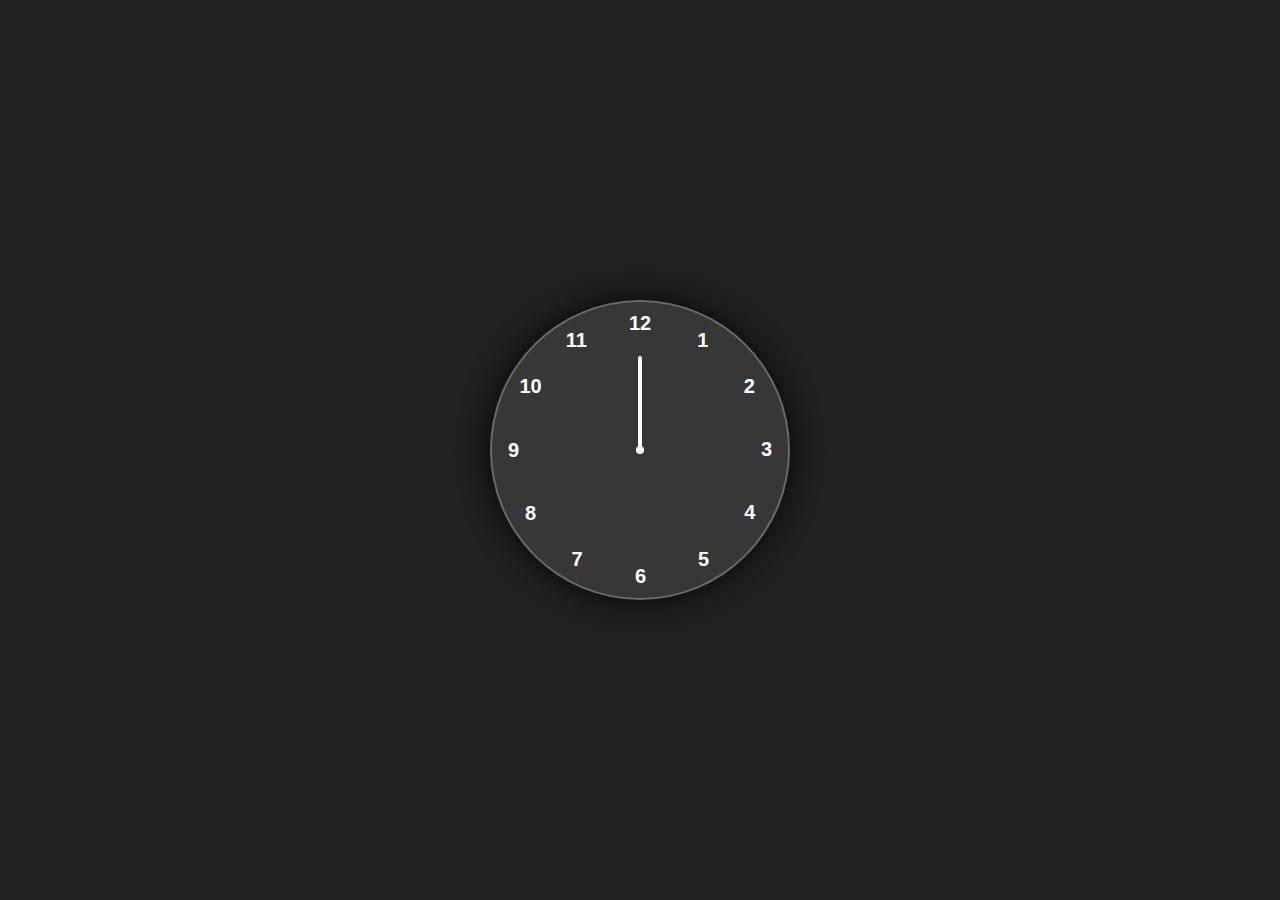
<file: 2_CLOCK/INDEX.HTML>
<!DOCTYPE html>
<html lang="en">
<head>
    <meta charset="UTF-8">
    <meta http-equiv="X-UA-Compatible" content="IE-edge">
    <meta name="viewport" content="width=device-width, initial-scale=1.0">
    <link rel="stylesheet" href="style.css">
    <title>Analog Clock</title>
</head>
<body>
    <div class="container">
        <div class="clock">

            <div style="--clr:#ff3d58; --h:72px" id="hour" class="hand"><i></i></div>
            <div style="--clr:#00a6ff; --h:84px" id="min" class="hand"><i></i></div>
            <div style="--clr:#ffffff; --h:94px" id="sec" class="hand"><i></i></div>
            <span style="--i:1;"><b>1</b></span>
            <span style="--i:2;"><b>2</b></span>
            <span style="--i:3;"><b>3</b></span>
            <span style="--i:4;"><b>4</b></span>
            <span style="--i:5;"><b>5</b></span>
            <span style="--i:6;"><b>6</b></span>
            <span style="--i:7;"><b>7</b></span>
            <span style="--i:8;"><b>8</b></span>
            <span style="--i:9;"><b>9</b></span>
            <span style="--i:10;"><b>10</b></span>
            <span style="--i:11;"><b>11</b></span>
            <span style="--i:12;"><b>12</b></span>
        </div>
    </div>
    <script src="script.js"></script>
</body>
</html>
</file>
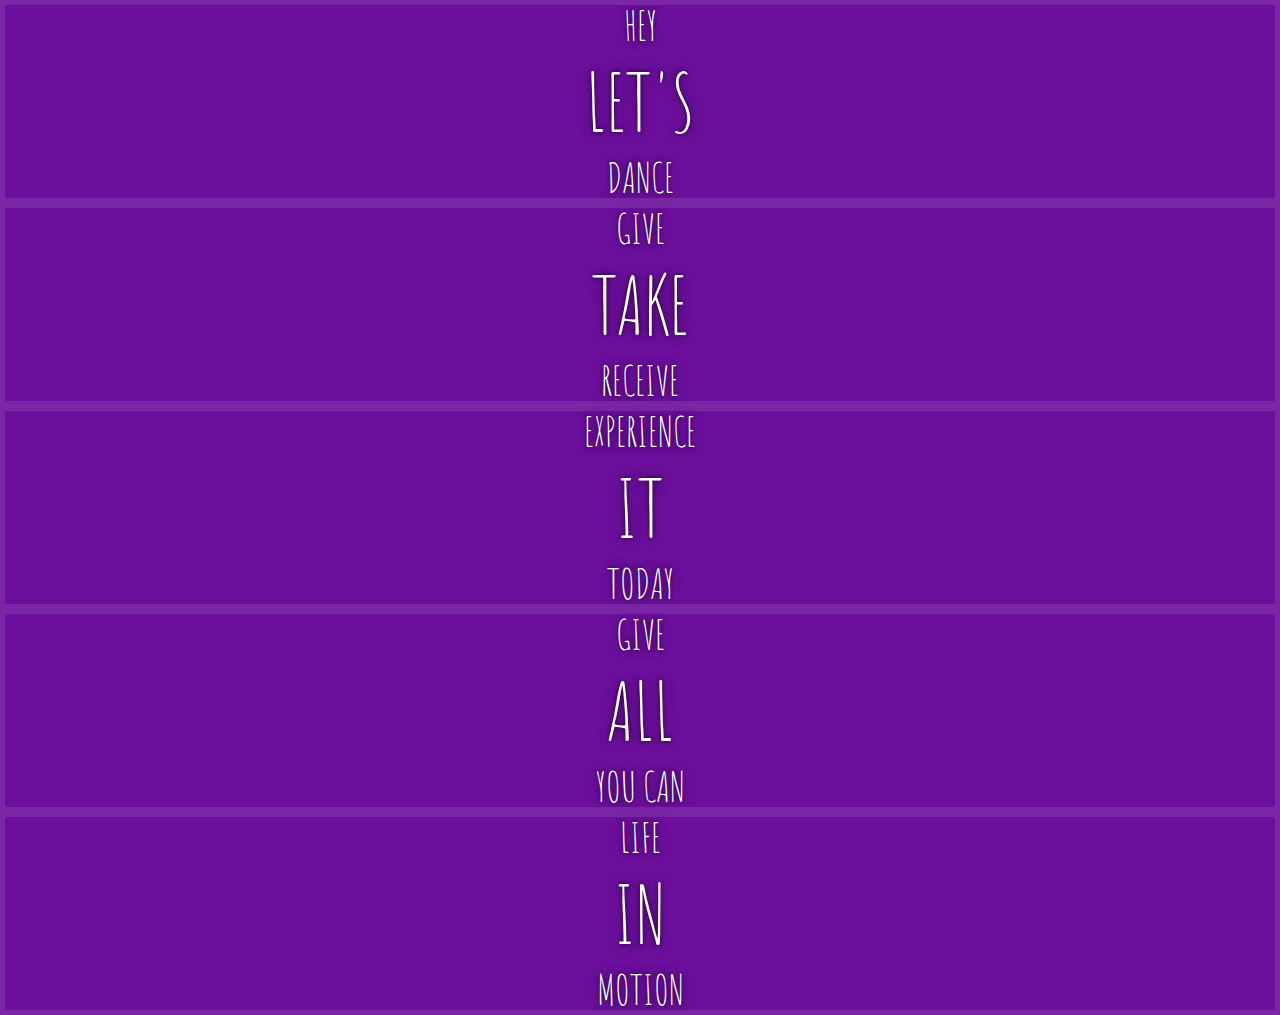
<file: 5_Flex Panel Galley/index.html>
<!DOCTYPE html>
<html lang="en">

<head>
    <meta charset="UTF-8">
    <title>Flex Panels 💪</title>
    <link href='https://fonts.googleapis.com/css?family=Amatic+SC' rel='stylesheet' type='text/css'>
    <link rel="icon" href="https://fav.farm/🔥" />
</head>

<body>
    <style>
        html {
            box-sizing: border-box;
            background: #ffc600;
            font-family: 'helvetica neue';
            font-size: 20px;
            font-weight: 200;
        }

        body {
            margin: 0;
        }

        *,
        *:before,
        *:after {
            box-sizing: inherit;
        }

        .panels {
            min-height: 100vh;
            overflow: hidden;
        }

        .panel {
            background: #6B0F9C;
            box-shadow: inset 0 0 0 5px rgba(255, 255, 255, 0.1);
            color: white;
            text-align: center;
            align-items: center;
            /* Safari transitionend event.propertyName === flex */
            /* Chrome + FF transitionend event.propertyName === flex-grow */
            transition:
                font-size 0.7s cubic-bezier(0.61, -0.19, 0.7, -0.11),
                flex 0.7s cubic-bezier(0.61, -0.19, 0.7, -0.11),
                background 0.2s;
            font-size: 20px;
            background-size: cover;
            background-position: center;
        }

        .panel1 {
            background-image: url(https://source.unsplash.com/gYl-UtwNg_I/1500x1500);
        }

        .panel2 {
            background-image: url(https://source.unsplash.com/rFKUFzjPYiQ/1500x1500);
        }

        .panel3 {
            background-image: url(https://images.unsplash.com/photo-1465188162913-8fb5709d6d57?ixlib=rb-0.3.5&q=80&fm=jpg&crop=faces&cs=tinysrgb&w=1500&h=1500&fit=crop&s=967e8a713a4e395260793fc8c802901d);
        }

        .panel4 {
            background-image: url(https://source.unsplash.com/ITjiVXcwVng/1500x1500);
        }

        .panel5 {
            background-image: url(https://source.unsplash.com/3MNzGlQM7qs/1500x1500);
        }

        /* Flex Children */
        .panel>* {
            margin: 0;
            width: 100%;
            transition: transform 0.5s;
        }

        .panel p {
            text-transform: uppercase;
            font-family: 'Amatic SC', cursive;
            text-shadow: 0 0 4px rgba(0, 0, 0, 0.72), 0 0 14px rgba(0, 0, 0, 0.45);
            font-size: 2em;
        }

        .panel p:nth-child(2) {
            font-size: 4em;
        }

        .panel.open {
            font-size: 40px;
        }
    </style>


    <div class="panels">
        <div class="panel panel1">
            <p>Hey</p>
            <p>Let's</p>
            <p>Dance</p>
        </div>
        <div class="panel panel2">
            <p>Give</p>
            <p>Take</p>
            <p>Receive</p>
        </div>
        <div class="panel panel3">
            <p>Experience</p>
            <p>It</p>
            <p>Today</p>
        </div>
        <div class="panel panel4">
            <p>Give</p>
            <p>All</p>
            <p>You can</p>
        </div>
        <div class="panel panel5">
            <p>Life</p>
            <p>In</p>
            <p>Motion</p>
        </div>
    </div>

    <script>
        const panels = document.querySelectorAll('.panel');

        function toggleOpen() {
            console.log('Hello');
            this.classList.toggle('open');
        }

        function toggleActive(e) {
            console.log(e.propertyName);
            if (e.propertyName.includes('flex')) {
                this.classList.toggle('open-active');
            }
        }

        panels.forEach(panel => panel.addEventListener('click', toggleOpen));
        panels.forEach(panel => panel.addEventListener('transitionend', toggleActive));
    </script>

</body>

</html>
</file>
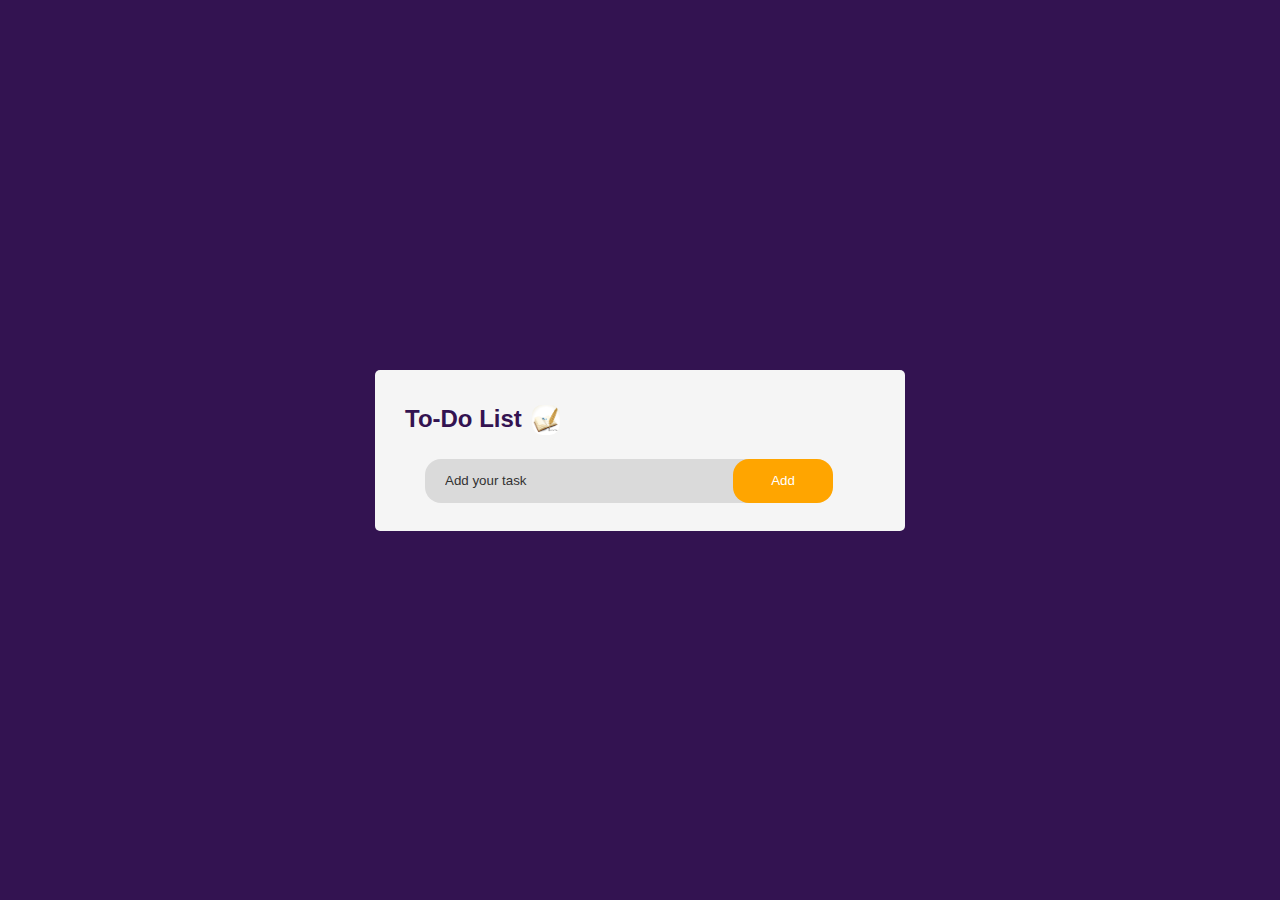
<file: 6_To_Do_List/index.html>
<!DOCTYPE html>
<html lang="en">
<head>
    <meta charset="UTF-8">
    <meta name="viewport" content="width=device-width, initial-scale=1.0">
    <link rel="stylesheet" href="style.css">
    <title>To-do-list</title>
</head>
<body>
<div class="container">
    <div class="box">
        <div class="heading">
            <div class="headtxt">
                <h2>To-Do List</h2>
            </div>
            <div class="headimg">
                <img src="images/bkpen.jpg" alt="">
            </div> 
        </div>

        <div class="input">
            <div class="inputbox">
                <input type="text" id="inp" placeholder="Add your task">
            </div>
            <div class="addbtn">
                <button id="btn" onclick="addTask()">Add</button>
            </div>
        </div>

        <div class="list">
            <ul id="list-container">
                <!-- <li class="checked">Task 1</li>
                <li>Task 2</li>
                <li>Task 3</li> -->
            </ul>
        </div>
    </div>


</div>
    
    <script src="script.js"></script>
</body>
</html>
</file>
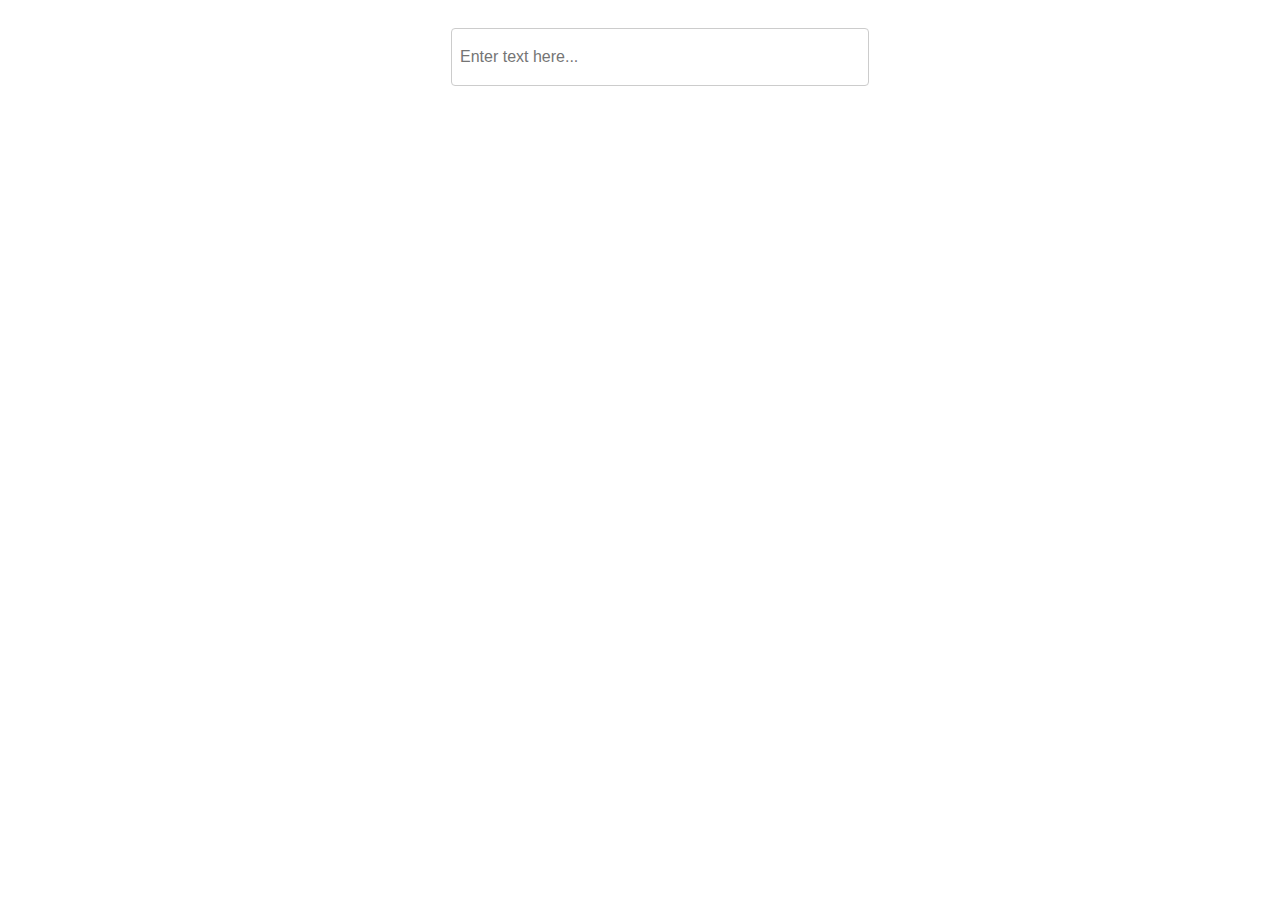
<file: AJAX_TYPE_AHEAD/INDEX.HTML>
<!DOCTYPE html>
<html lang="en">
<head>
    <meta charset="UTF-8">
    <meta name="viewport" content="width=device-width, initial-scale=1.0">
    <title>Document</title>
    <link rel="stylesheet" href="style.css">
</head>
<body>

    <div class='searchContainer'>
        <input placeholder='Enter text here...' class='searchInput' />
        <div class='suggestions'>
      <!--     <div class='searchItem'>
            Test 1
          </div>
          <div class='searchItem'>
            Test 1
          </div>
          <div class='searchItem'>
            Test 1
          </div>
          <div class='searchItem'>
            Test 1
          </div>
          <div class='searchItem'>
            Test 1
          </div>
          <div class='searchItem'>
            Test 1
          </div> -->
        </div>
      </div>
    <script src="script.js"></script>
</body>
</html>
</file>
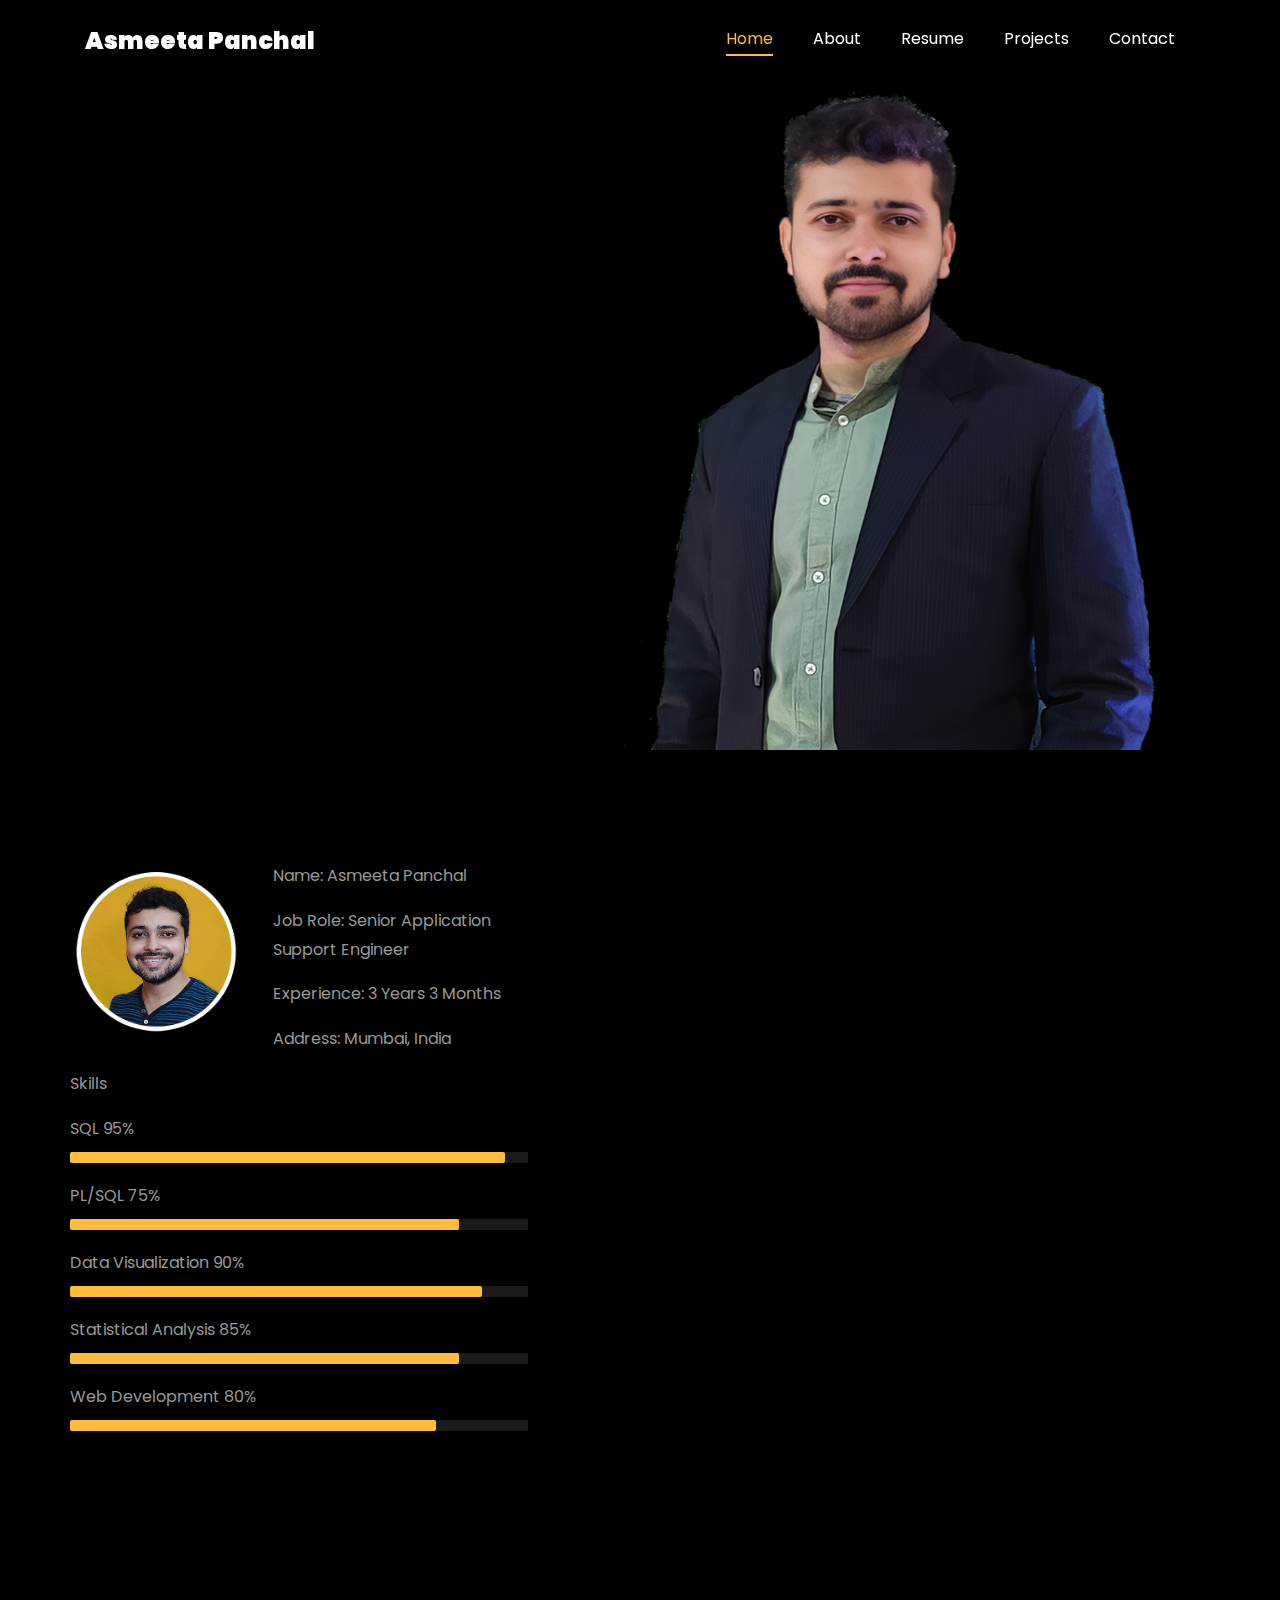
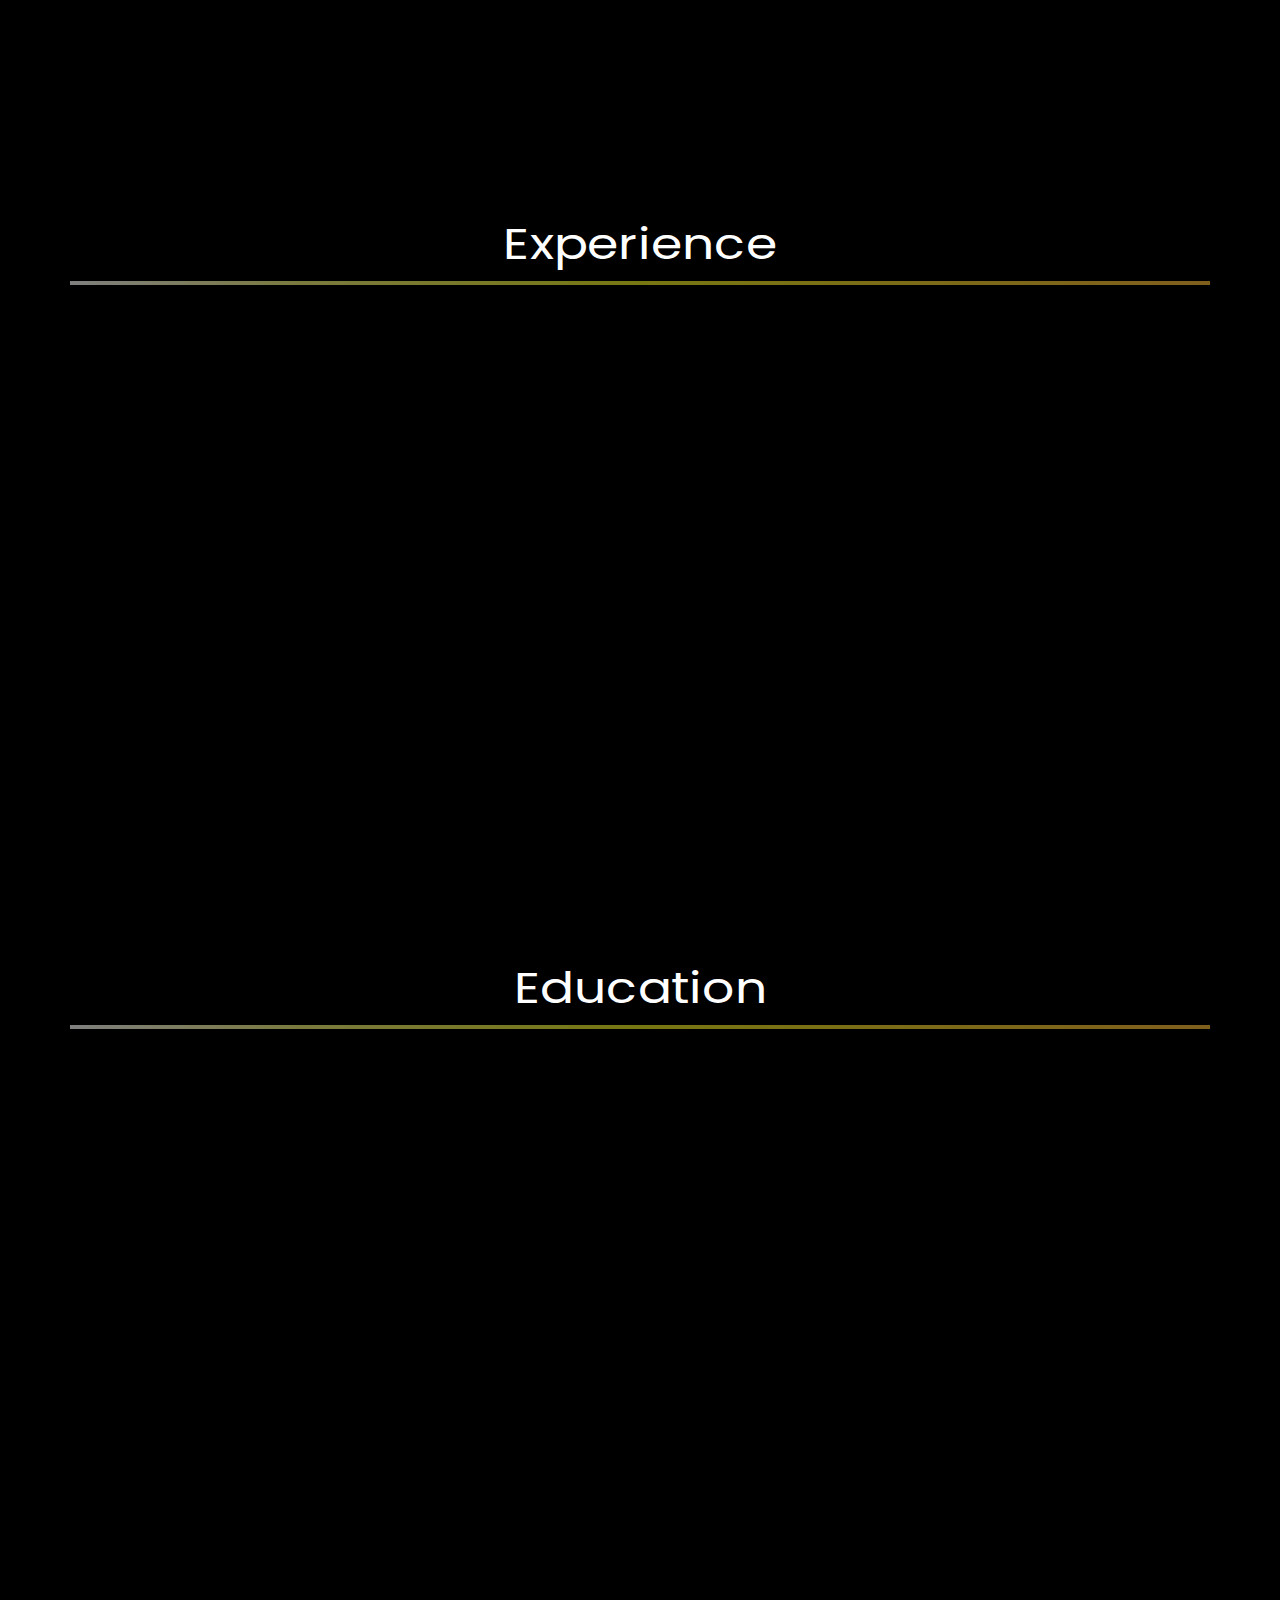
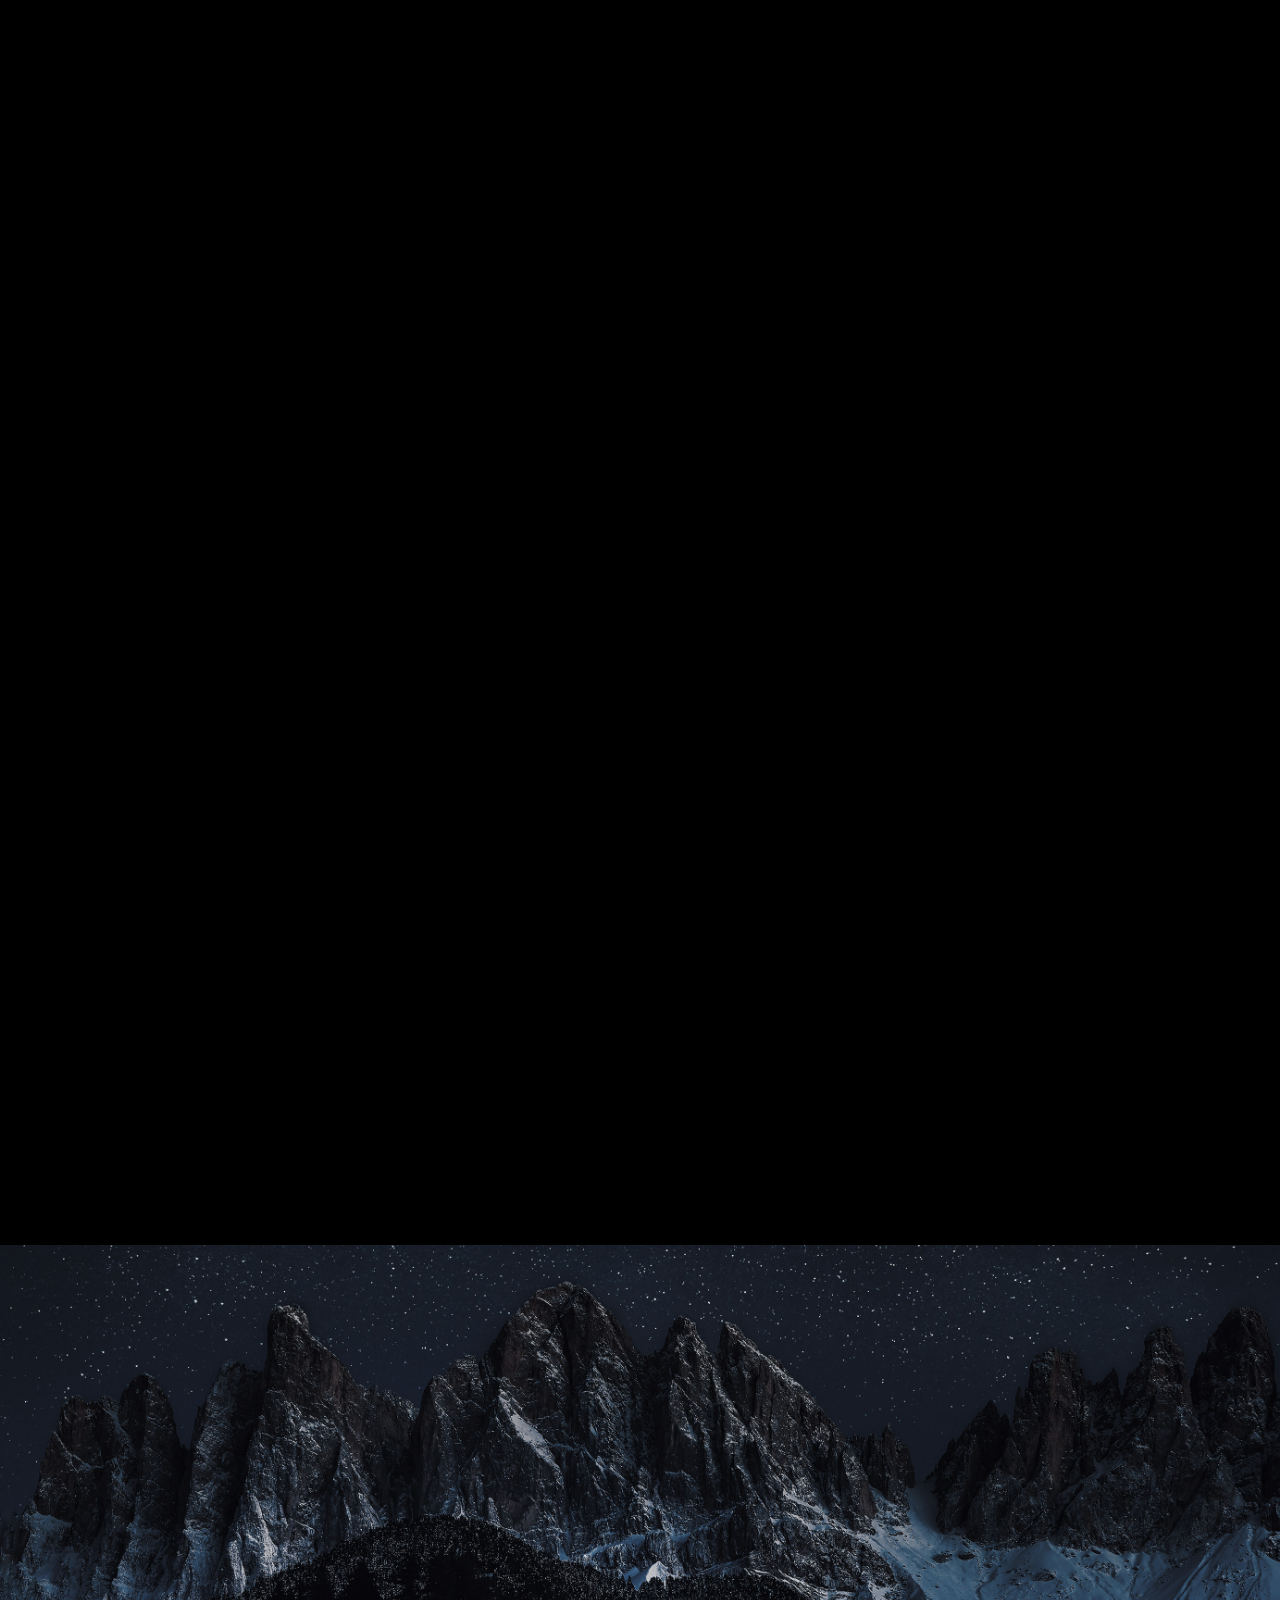
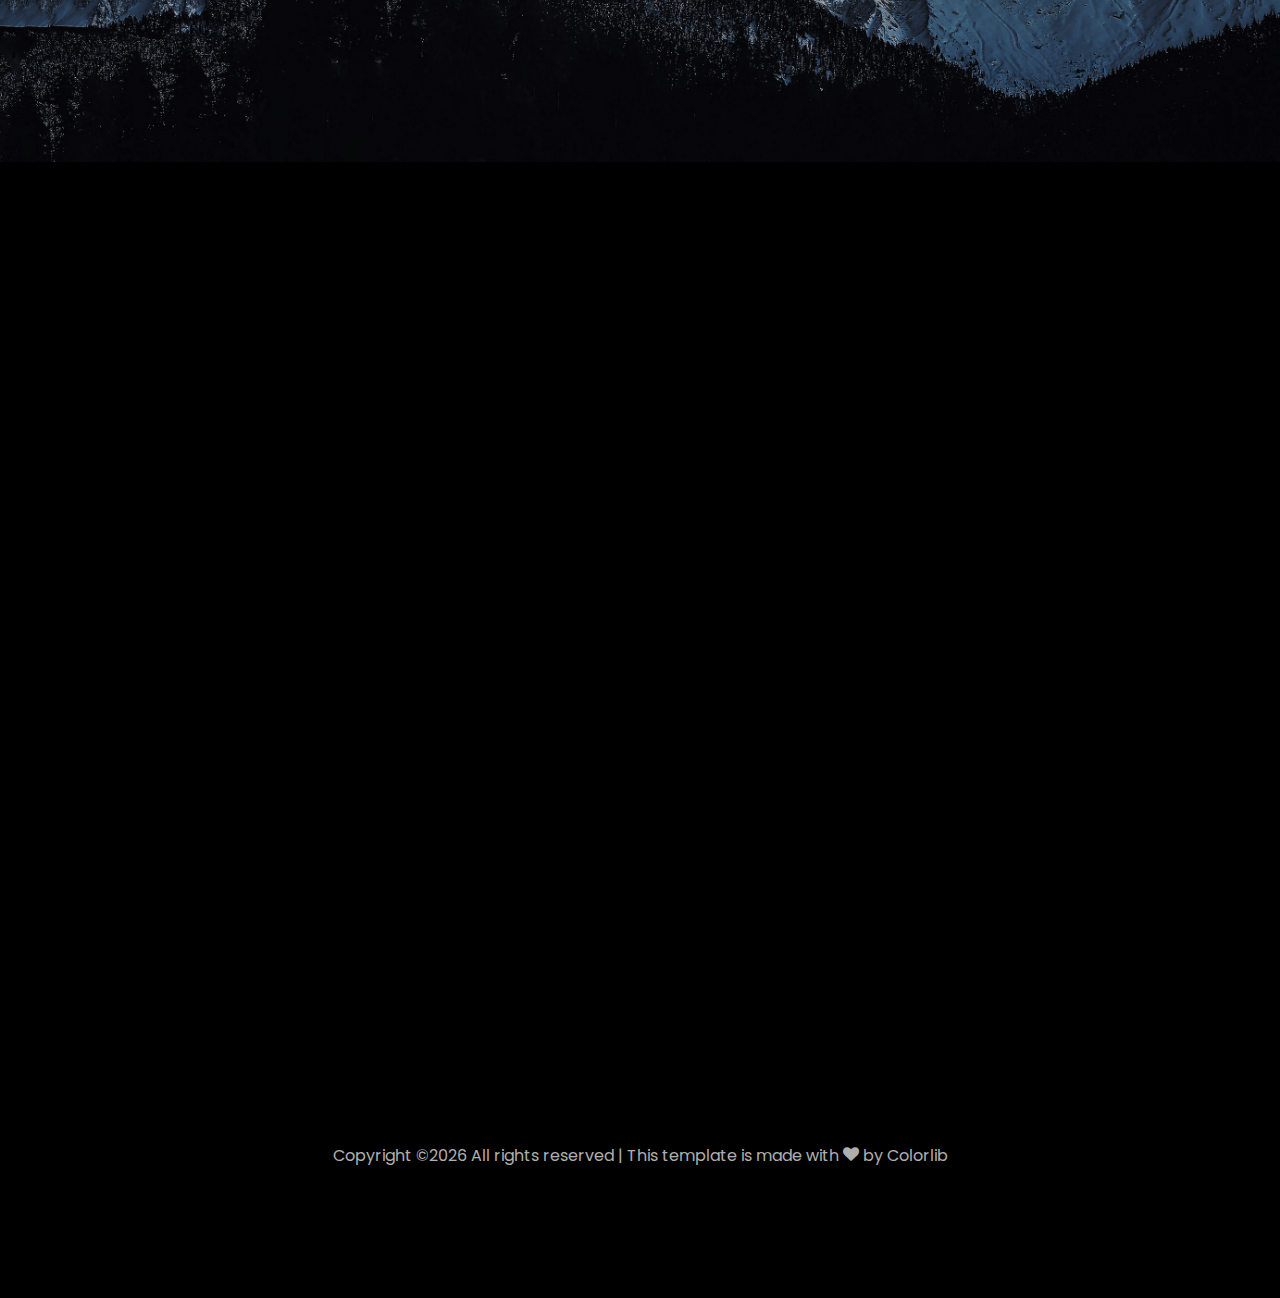
<file: Asmeeta_Portfolio/index.html>
<!DOCTYPE html>
<html lang="en">
  <head>
    <title>Asmeeta Panchal</title>
    <meta charset="utf-8">
    <meta name="viewport" content="width=device-width, initial-scale=1, shrink-to-fit=no">
    
    <link href="https://fonts.googleapis.com/css?family=Poppins:100,200,300,400,500,600,700,800,900" rel="stylesheet">

    <link rel="stylesheet" href="css/open-iconic-bootstrap.min.css">
    <link rel="stylesheet" href="css/animate.css">
    
    <link rel="stylesheet" href="css/owl.carousel.min.css">
    <link rel="stylesheet" href="css/owl.theme.default.min.css">
    <link rel="stylesheet" href="css/magnific-popup.css">

    <link rel="stylesheet" href="css/aos.css">

    <link rel="stylesheet" href="css/ionicons.min.css">
    
    <link rel="stylesheet" href="css/flaticon.css">
    <link rel="stylesheet" href="css/icomoon.css">
    <link rel="stylesheet" href="css/style.css">



<style>

/*======================================
//--//-->   ABOUT
======================================*/

.about-mf .box-shadow-full {
  padding-top: 4rem;
  padding-bottom: 4rem;
}

.about-mf .about-img {
  margin-bottom: 2rem;
}

.about-mf .about-img img {
  margin-left: 10px;
}


.skill-mf .progress {
  /* background-color: #cde1f8; */
  margin: .5rem 0 1.2rem 0;
  border-radius: 0;
  height: .7rem;
}

.skill-mf .progress .progress-bar {
  height: .7rem;
  background-color: #ffbd39;
}


/* Animation styles */
#typing-animation {
  position: relative;
  font-size: 30px;
  font-weight: bold;
  color: rgb(255, 255, 255);
  overflow: hidden;
  white-space: nowrap;
  animation: typing 3s steps(20, end) infinite;
}

#typing-animation:before {
  content: "";
  /* position: absolute; */
  top: 0;
  left: 0;
  width: 0;
  height: 100%;
  background-color: #ccc;
  animation: typing-cursor 0.5s ease-in-out infinite;
}

@keyframes typing {
  from {
    width: 0;
  }
  to {
    width: 100%;
  }
}

@keyframes typing-cursor {
  from {
    width: 5px;
  }
  to {
    width: 0;
  }
}


/* project image zoom effect */

.zoom-effect {
  overflow: hidden;
  transition: transform 0.3s ease-out;
}

.zoom-effect:hover {
  transform: scale(1.1);
}


</style>


  </head>
  <body data-spy="scroll" data-target=".site-navbar-target" data-offset="300">
	  
	  
    <nav class="navbar navbar-expand-lg navbar-dark ftco_navbar ftco-navbar-light site-navbar-target" id="ftco-navbar">
	    <div class="container">
	      <a class="navbar-brand" href="index.html">Asmeeta Panchal</a>
	      <button class="navbar-toggler js-fh5co-nav-toggle fh5co-nav-toggle" type="button" data-toggle="collapse" data-target="#ftco-nav" aria-controls="ftco-nav" aria-expanded="false" aria-label="Toggle navigation">
	        <span class="oi oi-menu"></span> Menu
	      </button>

	      <div class="collapse navbar-collapse" id="ftco-nav">
	        <ul class="navbar-nav nav ml-auto">
	          <li class="nav-item"><a href="#home-section" class="nav-link"><span>Home</span></a></li>
	          <li class="nav-item"><a href="#about-section" class="nav-link"><span>About</span></a></li>
	          <li class="nav-item"><a href="#resume-section" class="nav-link"><span>Resume</span></a></li>
	          <li class="nav-item"><a href="#project-section" class="nav-link"><span>Projects</span></a></li>
	          <li class="nav-item"><a href="#contact-section" class="nav-link"><span>Contact</span></a></li>
	        </ul>
	      </div>
	    </div>
	  </nav>
	  <section id="home-section" class="hero">
		  <div class="home-slider  owl-carousel">
	       <div class="slider-item ">
	      	<div class="overlay"></div>
	         <div class="container">
	          <div class="row d-md-flex no-gutters slider-text align-items-end justify-content-end" data-scrollax-parent="true">
	          	<div class="one-third js-fullheight order-md-last img" style="background-image:url(images/bg_1.png);">
	          	 <div class="overlay"></div>
	          	</div>
		          <div class="one-forth d-flex  align-items-center ftco-animate" data-scrollax=" properties: { translateY: '70%' }">
		          	<div class="text">
		          		<span class="subheading">Hello!</span>
			            <h1 class="mb-4 mt-3">I'm <span>Asmeeta Panchal</span></h1>

						<!-- Element to contain animated typing -->
						<span id="typing-animation"></span>

						<script>

						// Initialize the typing animation
						const typingAnimationElement = document.getElementById('typing-animation');

						// Create an array of typing text
						const typingTexts = [
						'Engineer  ',
						'Business Analyst  ',
						];

						// Create a function to display the typing animation for a given text
						function playTypingAnimation(text) {
						// Loop through each character and add it to the element
						for (let i = 0; i < text.length; i++) {
							setTimeout(() => {
							typingAnimationElement.textContent += text[i];
							}, i * 200); // Increase the delay to slow down the typing animation
						}

						// Once the animation is complete, reset the text and start over
						setTimeout(() => {
							typingAnimationElement.textContent = '';
							playTypingAnimation(typingTexts[(typingTexts.indexOf(text) + 1) % typingTexts.length]);
						}, text.length * 200);
						}

						// Start the typing animation loop
						playTypingAnimation(typingTexts[0]);

						</script>

						<br>
						<br>
			            <h2>A Senior Application Support Engineer</h2>
						<!-- <h2 class="d-flex" style="margin-bottom: 0">With over 5 years of experience</h2> -->
		            </div>
		          </div>
	        	</div>
	        </div>
	      </div>
		</div>
    </section>



    <section class="ftco-about img ftco-section ftco-no-pb" id="about-section">
    	<div class="container">
			<div class="row">
				<div class="row d-flex align-items-stretch">
				<!-- <div class="row d-flex"> -->
					<div class="col-md-6 col-lg-5 d-flex">
						<div class="img-about img d-flex align-items-stretch">
							<div class="overlay">
								<div class="row">
									<div class="col-sm-6 col-md-5">
									  <div class="about-img">
										<img src="images/about-me.png" class="img-fluid rounded b-shadow-a" alt="">
									  </div>
									</div>
									<!-- Details next to profile image -->
									<div class="col-sm-6 col-md-7">
									  <div class="about-info">
										<p><span class="title-s">Name: </span> <span>Asmeeta Panchal</span></p>
										<p><span class="title-s">Job Role: </span> <span>Senior Application Support Engineer</span></p>
										<p><span class="title-s">Experience: </span> <span>3 Years 3 Months</span></p>
										<p><span class="title-s">Address: </span> <span>Mumbai, India</span></p>
									  </div>
									</div>
								  </div>

								<div class="skill-mf">
									<p class="title-s">Skills</p>
									<span>SQL</span> <span class="pull-right">95%</span>
									<div class="progress">
										<div class="progress-bar" role="progressbar" style="width: 95%;" aria-valuenow="90" aria-valuemin="0"
											aria-valuemax="100"></div>
									</div>
									
									<span>PL/SQL</span> <span class="pull-right">75%</span>
									<div class="progress">
										<div class="progress-bar" role="progressbar" style="width: 85%" aria-valuenow="85" aria-valuemin="0"
											aria-valuemax="100"></div>
									</div>
									
									<span>Data Visualization</span> <span class="pull-right">90%</span>
									<div class="progress">
										<div class="progress-bar" role="progressbar" style="width: 90%" aria-valuenow="90" aria-valuemin="0"
											aria-valuemax="100"></div>
									</div>
									
									<span>Statistical Analysis</span> <span class="pull-right">85%</span>
									<div class="progress">
										<div class="progress-bar" role="progressbar" style="width: 85%" aria-valuenow="85" aria-valuemin="0"
											aria-valuemax="100"></div>
									</div>
									
									<span>Web Development</span> <span class="pull-right">80%</span>
									<div class="progress">
										<div class="progress-bar" role="progressbar" style="width: 80%" aria-valuenow="80" aria-valuemin="0"
											aria-valuemax="100"></div>
									</div>
								</div>
							</div>
						</div>
					</div>
					
					<div class="col-md-6 col-lg-7 pl-lg-5 pb-5">
						<div class="row justify-content-start pb-3">
							<div class="col-md-12 heading-section ftco-animate">
								
								<h1 class="big">About</h1>
								<h2 class="mb-4">About Me</h2>
								
								<p>With over 5 years of comprehensive experience in the field of data science & analytics, accompanied by a bachelor's degree in engineering. 
									Proficient in data analysis, statistical analysis, hypothesis testing, customer behaviour analysis, &amp; machine learning. 
									Demonstrated success in leading impactful projects and providing effective mentorship.</p>
								<ul class="about-info mt-4 px-md-0 px-2">
									<li class="d-flex"><span>Profile:</span> <span>Technology Delivery, API Integration&amp; Analytics</span></li>
									<li class="d-flex"><span>Domain:</span> <span> BFSI , Digital Marketing</span></li>
									<li class="d-flex"><span>Education:</span> <span>Master of Computer Application</span></li>
									<li class="d-flex"><span>Language:</span> <span>English, Hindi, Gujrati</span></li>
									<li class="d-flex"><span>BI Tools:</span> <span>Microsoft Power BI,Tableau</span></li>
									<li class="d-flex"><span>Other Skills:</span> <span> Excel, Git, JIRA </span></li>
									<li class="d-flex"><span>Interest:</span> <span>Traveling, Travel Photography, Reading</span></li>
									
								</ul>
							</div>
						</div>


						<!-- <div class="counter-wrap ftco-animate d-flex mt-md-3">
							<div class="text">
								<p class="mb-4">
									<span class="number" data-number="30">0</span> <span>+</span>
									<span>&nbsp; Projects completed</span>
								</p>
								<p><a href="https://www.linkedin.com/in/rishabhnmishra/" class="btn btn-primary py-3 px-3">LinkedIn</a></p>
							</div>
						</div> -->
					</div>
				</div>
			</div>
		</div>
    </section>



	
    <section class="ftco-section ftco-no-pb" id="resume-section">
    	<div class="container">
    		<div class="row justify-content-center pb-5">
          <div class="col-md-10 heading-section text-center ftco-animate">
          	<h1 class="big big-2">Resume</h1>
            <h2 class="mb-4">Resume</h2>
            <p>Seasoned Senior Data Analyst with 5+ years of experience driving business strategies through data-driven insights. Proven expertise in data science, statistical analysis, machine learning algorithms and project management.</p>
          </div>
        </div>

		<div class="row">
			<h1 class="big-4">Experience</h1>
			<div class="underline"></div>
		</div>
		<br>
		
		<div class="row">
				<div class="col-md-6">
					<div class="resume-wrap ftco-animate">
						<span class="date">2021-Present</span>
						<h2>Senior Data Analyst</h2>
						<span class="position">Merkle</span>
						<p class="mt-4">Merkle, a leading CXM and media company with over 10K+ professionals globally. It's a part of Dentsu International. 
							<ul>
								<li>Analysed ad campaigns, clickstream, and customer surveys data, identified an increasing demand and launched a strategic product line.</li>
								<li>Developed time series forecasting models to predict sales and optimize marketing budgets, got model performance of 92%.</li>
								<li>Designed and executed A/B tests, performed rigorous statistical analysis. Led to 20% MoM increase in the conversion rate.</li>
							</ul>
						</p>
					</div>

				</div>

				<div class="col-md-6">
					<div class="resume-wrap ftco-animate">
						<span class="date">2018-2021</span>
						<h2>Senior Data Analyst</h2>
						<span class="position">iQuanti</span>
						<p class="mt-4">iQuanti is a data-driven digital marketing analytics and solutions company, helps top 100 global brands. 
							<ul>
								<li>Performed in-depth market research and analysis to create online pages. Resulted in ~100% website growth and 30% increase in conversion rate YoY.</li>
								<li>Delivered multiple training and mentorship sessions on analytical tools like SQL, MS Excel, Power BI, Tableau and Python.</li>
								<li>Performed migration and enhancements for merchandising dashboard, involved data integration and its feature improvement.</li>
							</ul>
						</p>
					</div>

				</div>
			</div>

		<br>
		<br>

		<div class="row">
			<h1 class="big-4">Education</h1>
			<div class="underline"></div>
		</div>
		<br>
		
			<div class="row">
    			<div class="col-md-6">
    				<div class="resume-wrap ftco-animate">
    					<span class="date">2014-2018</span>
    					<h2>Bachelor of Engineering</h2>
    					<span class="position">Visvesvaraya Technological University</span>
    					<p class="mt-4">Grade: First class distinction.</p>
    				</div>
    			</div>

    			<div class="col-md-6">
    				<div class="resume-wrap ftco-animate">
    					<span class="date">2012-2013</span>
    					<h2>Higher Secondary School</h2>
    					<span class="position">Army Public School</span>
    					<p class="mt-4">Grade: First class distinction.</p>
    				</div>
				</div>
    		</div>

    		<div class="row justify-content-center mt-5">
    			<div class="col-md-6 text-center ftco-animate">
    				<p><a href="#" class="btn btn-primary py-4 px-5">Download CV</a></p>
    			</div>
    		</div>
    	</div>
    </section>

   

    <section class="ftco-section" id="project-section">
      <div class="container">
        <div class="row justify-content-center mb-5 pb-5">
          <div class="col-md-7 heading-section text-center ftco-animate">
            <h1 class="big big-2">Projects</h1>
            <h2 class="mb-4">Projects</h2>
            <p>Below are the sample Data Analytics projects on SQL, Python, Power BI & ML.</p>
          </div>
        </div>
        <div class="row d-flex">
          <div class="col-md-4 d-flex ftco-animate">
          	<div class="blog-entry justify-content-end">
              <a href="https://github.com/rishabhnmishra/SQL_Music_Store_Analysis/blob/main/Music_Store_Query.sql" class="block-20 zoom-effect" style="background-image: url('images/proj_1.jpg');">
              </a>
              <div class="text mt-3 float-right d-block">

                <h3 class="heading"><a href="https://github.com/rishabhnmishra/SQL_Music_Store_Analysis/blob/main/Music_Store_Query.sql">Digital Music Store Data Analysis using SQL</a></h3>
                <p>Analyzed music store data using advanced SQL queires to identify gaps and increase the business growth.</p>
              </div>
            </div>
          </div>
          <div class="col-md-4 d-flex ftco-animate">
          	<div class="blog-entry justify-content-end">
              <a href="https://github.com/rishabhnmishra/Python_Diwali_Sales_Analysis/blob/main/Diwali_Sales_Analysis.ipynb" class="block-20 zoom-effect" style="background-image: url('images/proj_2.jpg');">
              </a>
              <div class="text mt-3 float-right d-block">

                <h3 class="heading"><a href="https://github.com/rishabhnmishra/Python_Diwali_Sales_Analysis/blob/main/Diwali_Sales_Analysis.ipynb">Data Analysis using Python Project for Beginners</a></h3>
                <p>Performed exploratory data analysis on diwali sales data using Python to improve the customer experience.</p>
              </div>
            </div>
          </div>
          <div class="col-md-4 d-flex ftco-animate">
          	<div class="blog-entry">
              <a href="https://github.com/rishabhnmishra/Madhav_Store_Analysis_PowerBI/blob/main/Madhav%20Store%20dashboard.jpg" class="block-20 zoom-effect" style="background-image: url('images/proj_3.jpg');">
              </a>
              <div class="text mt-3 float-right d-block">

                <h3 class="heading"><a href="https://github.com/rishabhnmishra/Madhav_Store_Analysis_PowerBI/blob/main/Madhav%20Store%20dashboard.jpg">Power BI Sales dashboard Project for Beginners</a></h3>
                <p>Designed a power bi dashboard for Madhav Store to track and analyze the online sales data acorss India.</p>
              </div>
            </div>
          </div>
        </div>
	<br>
		<!-- added justify-content-center to center align the last two projects -->
		<div class="row d-flex justify-content-center">  
			<div class="col-md-4 d-flex ftco-animate">
				<div class="blog-entry justify-content-end">
				<a href="https://github.com/rishabhnmishra/sales_forecasting/tree/main" class="block-20 zoom-effect" style="background-image: url('images/proj_4.jpg');">
				</a>
				<div class="text mt-3 float-right d-block">
  
				  <h3 class="heading"><a href="https://github.com/rishabhnmishra/sales_forecasting/tree/main">Sales Forecast- Time Series Forecasting</a></h3>
				  <p>Used multiple machine learning models to forecast sales (retail store) and performed time series analysis.</p>
				</div>
			  </div>
			</div>
			<div class="col-md-4 d-flex ftco-animate">
				<div class="blog-entry justify-content-end">
				<a href="https://github.com/rishabhnmishra/customer_segmentation/blob/main/Customer_Segmentation-final.ipynb" class="block-20 zoom-effect" style="background-image: url('images/proj_5.jpg');">
				</a>
				<div class="text mt-3 float-right d-block">
  
				  <h3 class="heading"><a href="https://github.com/rishabhnmishra/customer_segmentation/blob/main/Customer_Segmentation-final.ipynb">Customer Segmentation using clustering model</a></h3>
				  <p>Developed a ML model to give various recommendations of financial products &amp; services on target customer groups.</p>
				</div>
			  </div>
			</div>
		 </div>
	  </div>
    </section>

	<section class="ftco-section ftco-no-pt ftco-no-pb ftco-counter img" id="section-counter">
      <div class="container">
		<div class="row d-md-flex align-items-center">
          <div class="col-md d-flex justify-content-center counter-wrap ftco-animate">
            <div class="block-18">
              <div class="text">
                <strong class="number" data-number="20">0</strong>
                <span>Achievements</span>
              </div>
            </div>
          </div>
          <div class="col-md d-flex justify-content-center counter-wrap ftco-animate">
            <div class="block-18">
              <div class="text">
                <strong class="number" data-number="30">0</strong>
                <span>Projects</span>
              </div>
            </div>
          </div>
          <div class="col-md d-flex justify-content-center counter-wrap ftco-animate">
            <div class="block-18">
              <div class="text">
                <strong class="number" data-number="1000">0</strong>
                <span>Mentored Students</span>
              </div>
            </div>
          </div>
          <div class="col-md d-flex justify-content-center counter-wrap ftco-animate">
            <div class="block-18">
              <div class="text">
                <strong class="number" data-number="500">0</strong>
                <span>Cups of coffee</span>
              </div>
            </div>
          </div>
        </div>
      </div>
	
	  <div class="ftco-section ftco-hireme img margin-top" style="background-image: url(images/bg_1.jpg)">
			<!-- <div class="container"> -->
				<div class="row justify-content-center">
					<div class="col-md-7 ftco-animate text-center">
						<h2>More projects on<span> Github  </span> </h2>
						<div class="heading"> <h4> I love to solve business problems &amp; uncover hidden data stories </h4>
						<br>
						<p><a href="https://github.com/rishabhnmishra" class="btn btn-primary py-3 px-5">GitHub</a></p>
						</div>
					</div>
				</div>
			<!-- </div> -->
		</div>
	</section>



    <section class="ftco-section contact-section ftco-no-pb" id="contact-section">
      <div class="container">
      	<div class="row justify-content-center mb-5 pb-3">
          <div class="col-md-7 heading-section text-center ftco-animate">
            <h1 class="big big-2">Contact</h1>
            <h2 class="mb-4">Contact Me</h2>
            <p>Below are the details to reach out to me!</p>
          </div>
        </div>

        <div class="row d-flex contact-info mb-5">
          <div class="col-md-6 col-lg-3 d-flex ftco-animate">
          	<div class="align-self-stretch box p-4 text-center">
          		<div class="icon d-flex align-items-center justify-content-center">
          			<span class="icon-map-signs"></span>
          		</div>
          		<h3 class="mb-4">Address</h3>
	            <p>Bengaluru, India</p>
	          </div>
          </div>
          <div class="col-md-6 col-lg-3 d-flex ftco-animate">
          	<div class="align-self-stretch box p-4 text-center">
          		<div class="icon d-flex align-items-center justify-content-center">
          			<span class="icon-phone2"></span>
          		</div>
          		<h3 class="mb-4">Contact Number</h3>
	            <p><a href="tel://0101010101">+ 0 101 0101 101</a></p>
	          </div>
          </div>
          <div class="col-md-6 col-lg-3 d-flex ftco-animate">
          	<div class="align-self-stretch box p-4 text-center">
          		<div class="icon d-flex align-items-center justify-content-center">
          			<span class="icon-paper-plane"></span>
          		</div>
          		<h3 class="mb-4">Email Address</h3>
	            <p><a href="mailto:info@yoursite.com">conctact@domainname.com</a></p>
	          </div>
          </div>
          <div class="col-md-6 col-lg-3 d-flex ftco-animate">
          	<div class="align-self-stretch box p-4 text-center">
          		<div class="icon d-flex align-items-center justify-content-center">
          			<span class="icon-globe"></span>
          		</div>
          		<h3 class="mb-4">Download Resume</h3>
	            <p><a href="#">resumelink</a></p>
	          </div>
          </div>

		  <div class="container">
			<br>
			<br>
			<div class="row justify-content-center">
				<div class="col-md-7 ftco-animate text-center">
					<h2>Have a<span> Question?  </span> <a href="https://forms.gle/uLaTShUKXraAvHJ77" class="btn btn-primary py-3 px-5">Click Here</a> </h2>
				</div>
			</div>
				<br>
					<ul class="ftco-footer-social list-unstyled d-flex justify-content-center align-items-center mb-0">
					  <li class="ftco-animate normal-txt">Find me on  </li>
					  <li class="ftco-animate"><a href="https://www.youtube.com/@RishabhMishraOfficial"><span class="icon-youtube"></span></a></li>
					  <li class="ftco-animate"><a href="https://www.linkedin.com/in/rishabhnmishra/"><span class="icon-linkedin"></span></a></li>  
					  <li class="ftco-animate"><a href="https://twitter.com/rishabhnmishra"><span class="icon-twitter"></span></a></li>
					  <li class="ftco-animate"><a href="https://twitter.com/rishabhnmishra"><span class="icon-facebook"></span></a></li>
				      <li class="ftco-animate"><a href="https://www.instagram.com/rishabhnmishra/"><span class="icon-instagram"></span></a></li>
					</ul>
				<br>
		   </div>
   </div>
 </section>


 
	
    <footer class="ftco-footer ftco-section">
		<div class="container">
		  <div class="row">
			<div class="col-md-12 text-center">
  
			  <p><!-- Link back to Colorlib can't be removed. Template is licensed under CC BY 3.0. -->
	Copyright &copy;<script>document.write(new Date().getFullYear());</script> All rights reserved | This template is made with <i class="icon-heart color-danger" aria-hidden="true"></i> by <a href="https://colorlib.com" target="_blank">Colorlib</a>
	<!-- Link back to Colorlib can't be removed. Template is licensed under CC BY 3.0. --></p>
			</div>
		  </div>
		</div>
	  </footer>


  <!-- loader -->
  <div id="ftco-loader" class="show fullscreen"><svg class="circular" width="48px" height="48px"><circle class="path-bg" cx="24" cy="24" r="22" fill="none" stroke-width="4" stroke="#eeeeee"/><circle class="path" cx="24" cy="24" r="22" fill="none" stroke-width="4" stroke-miterlimit="10" stroke="#F96D00"/></svg></div>


  <script src="js/jquery.min.js"></script>
  <script src="js/jquery-migrate-3.0.1.min.js"></script>
  <script src="js/popper.min.js"></script>
  <script src="js/bootstrap.min.js"></script>
  <script src="js/jquery.easing.1.3.js"></script>
  <script src="js/jquery.waypoints.min.js"></script>
  <script src="js/jquery.stellar.min.js"></script>
  <script src="js/owl.carousel.min.js"></script>
  <script src="js/jquery.magnific-popup.min.js"></script>
  <script src="js/aos.js"></script>
  <script src="js/jquery.animateNumber.min.js"></script>
  <script src="js/scrollax.min.js"></script>
  
  <script src="js/main.js"></script>
    
  </body>
</html>
</file>
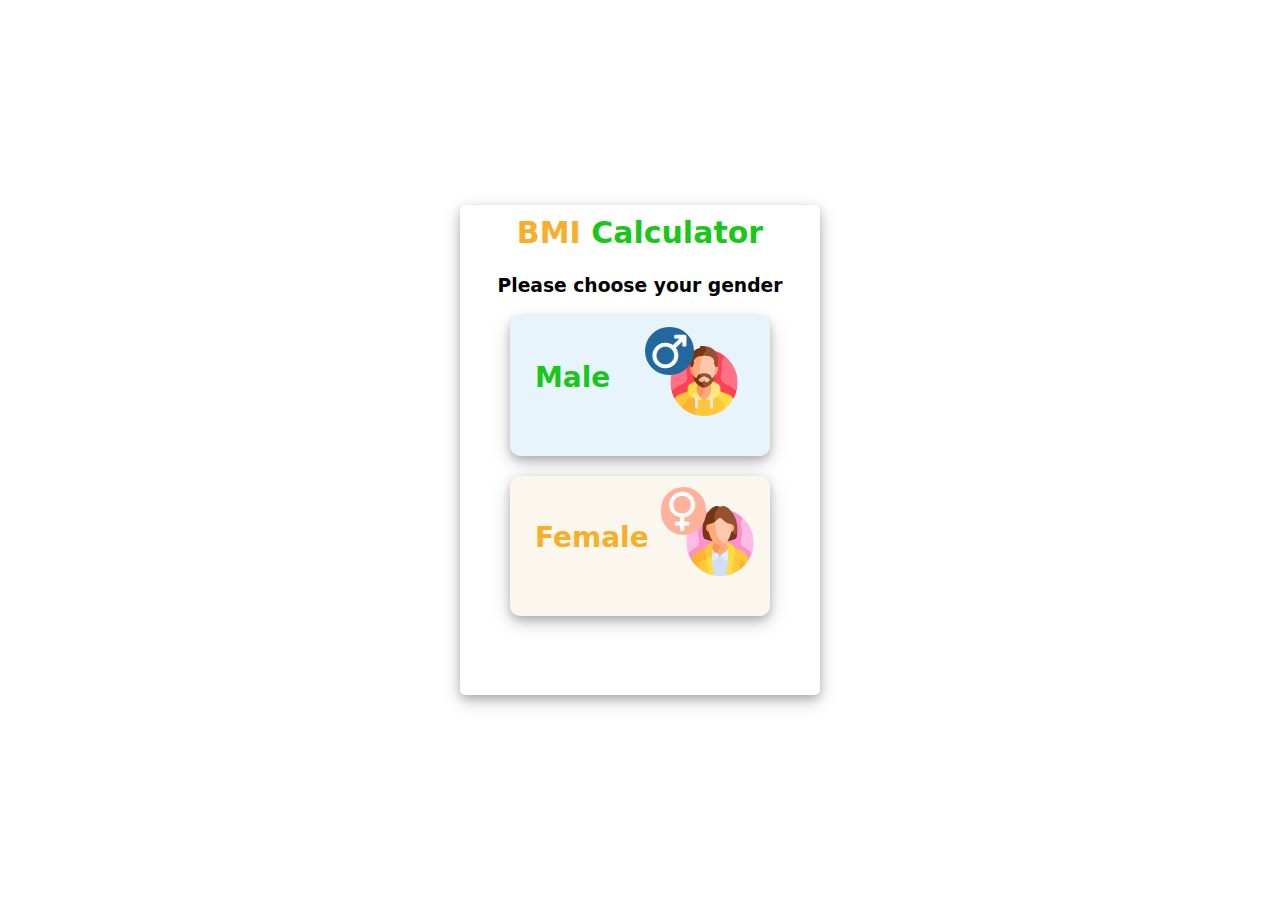
<file: BMI_CALCULATOR/index.html>
<!DOCTYPE html>
<html lang="en">

<head>
    <meta charset="UTF-8">
    <meta name="viewport" content="width=device-width, initial-scale=1.0">
    <link rel="stylesheet" href="style.css">
    <link rel="stylesheet" href="https://cdnjs.cloudflare.com/ajax/libs/font-awesome/4.7.0/css/font-awesome.min.css">
    <title>BMI CALCULATOR</title>
</head>

<body>
    <div class="container">
        <div class="page1" id="page1">
            <h2 class="head">BMI <span>Calculator</span></h2>
            <h3> Please choose your gender</h3>
            <div class="gender">
                <!-- onclick="navigateTo('male')" -- previous logic -->
                <div class="male" onclick="ShowCalculationPage('male')" >
                    <div class="maletxt">
                        Male 
                    </div>
                    <div class="maleicons">
                        <div class="micon">
                             <i class="fa fa-mars" style="font-size:38px;color:white;background-color: #22689E;padding: 5px 8px;font-weight: bold;border-radius: 50px;"></i>
                        </div>
                       
                        <div class="maleemoji emgimg">
                            <img src="man.png" alt="">
                        </div>
                    </div>
                </div>
                <div class="female" onclick="ShowCalculationPage('female')">
                    <div class="femaletxt">
                        Female
                    </div>
                    <div class="femaleicons">
                        <div class="ficon">
                            <i class="fa fa-venus" style="font-size:38px;color:white;background-color: #FFB199;padding: 5px 9px; font-weight: bold;border-radius: 50px;"></i>
                        </div>
                        <div class="femaleemoji emgimg">
                            <img src="woman.png" alt="">
                        </div>
                    </div>
                </div>
            </div>
        </div>
    </div>
<!-- page2  -->
    <div class="page2" id="page2" style="display:none;">
        <h2 class="head"><span><i class="fa fa-angle-left" onclick="window.location.href = 'index.html'"
                    style="padding-right:30px;"></i></span>BMI <span>Calculator</span></h2>
        <h3> Please Modify the values</h3>
        <div class="container">
            <div class="dropdown">
                <label for="weight" class="bw">Weight (kg) </label>
                <select id="weight" class="option">
                    <option id="opt" value="" selected disabled>Select Weight</option>
                </select>
                <div class="iconA">
                    <i class="fa fa-angle-down"></i>
                </div>
            </div>

            <div class="dropdown">
                <label for="age" class="ba">Age </label>
                <select id="age" class="option">
                    <option id="opt" value="" selected disabled>Select Age</option>
                </select>
                <div class="iconA">
                    <i class="fa fa-angle-down"></i>
                </div>
            </div>

        </div>
        <div class="input-group igh">
            <label>Height (cm)</label>
            <input type="range" id="height" min="100" max="250" value="170" oninput="displayHeightValue()">
            <span id="heightValue" style=" font-size: 20px; color:#9D6F1F" >170 cm</span>
        </div>
        <button style="margin-top: 20px; height: 38px; width: 120px; font-size: 18px; background-color: rgb(20, 183, 20); color: white; border: none; border-radius: 6px;" onclick="calculateBMI()">Calculate</button>
    </div>

     <!-- Modal -->
     <div id="myModal" class="modal">
        <div class="modal-content">
            <span class="close">&times;</span>
            <p id="bmiResult"></p>
        </div>
    </div>
    
    <script src="script.js"></script>
</body>

</html>
</file>
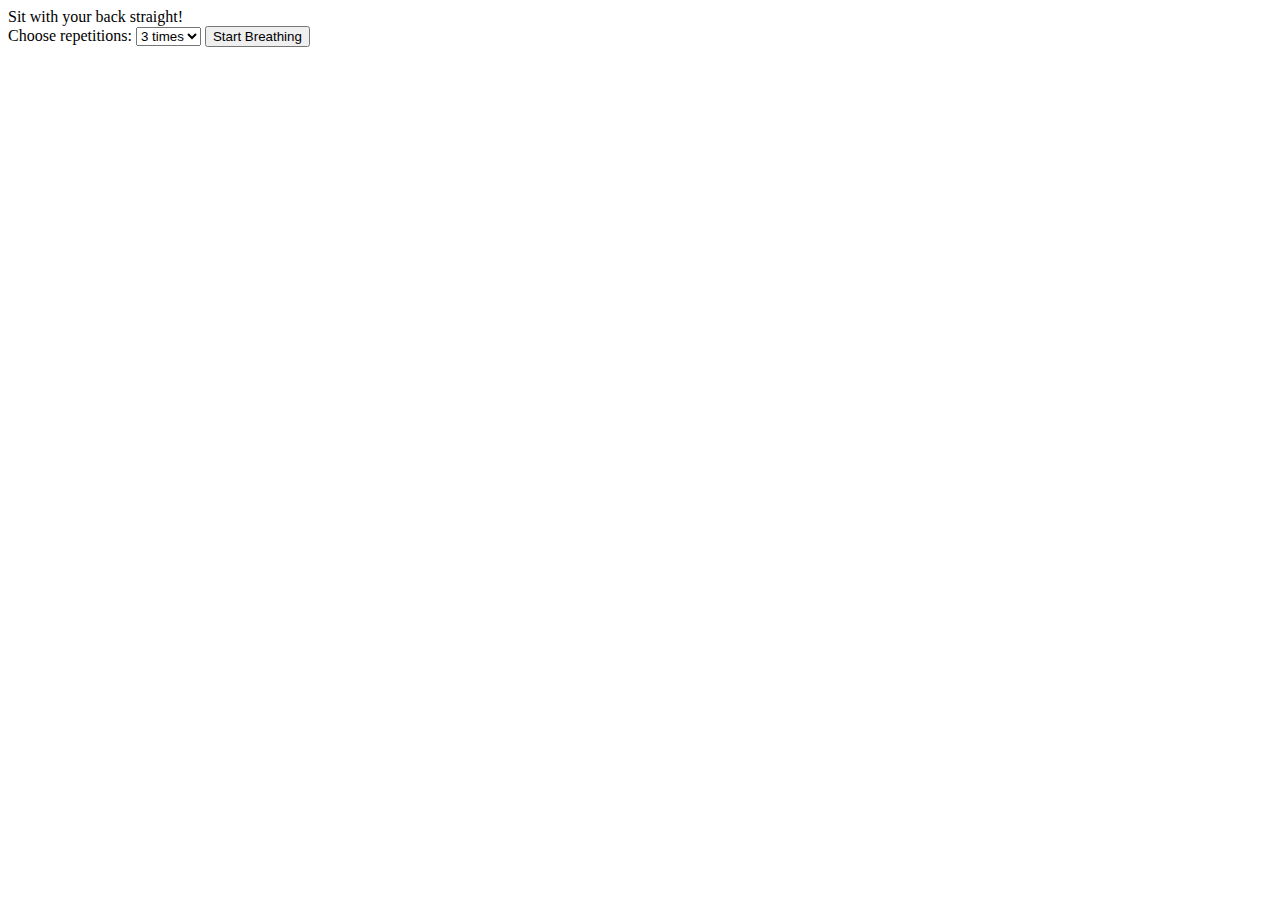
<file: Box_Breathing/index.html>
<!DOCTYPE html>
<html lang="en">
<head>
    <meta charset="UTF-8">
    <meta name="viewport" content="width=device-width, initial-scale=1.0">
    <link rel="stylesheet" href="style.css">
    <title>BoxBreathing</title>
</head>
<body>
    <div id="posture-reminder">Sit with your back straight!</div>

    <!-- User Input Section -->
    <div id="input-section">
        <label for="repetitions">Choose repetitions:</label>
        <select id="repetitions">
            <option value="3">3 times</option>
            <option value="5">5 times</option>
            <option value="7">7 times</option>
        </select>
        <button id="start-breathing">Start Breathing</button>
        <button id="give-up" style="display: none;">Give Up</button>
    </div>
    
    <!-- Breathing Activity Section -->
    <div id="breathing-section" style="display: none;">
        <div id="box-container">
            <div id="dot"></div>
        </div>
        <div id="guideline"></div>
        <div id="timer"></div>
    </div>
    
<script src="script.js"></script>
</body>
</html>
</file>
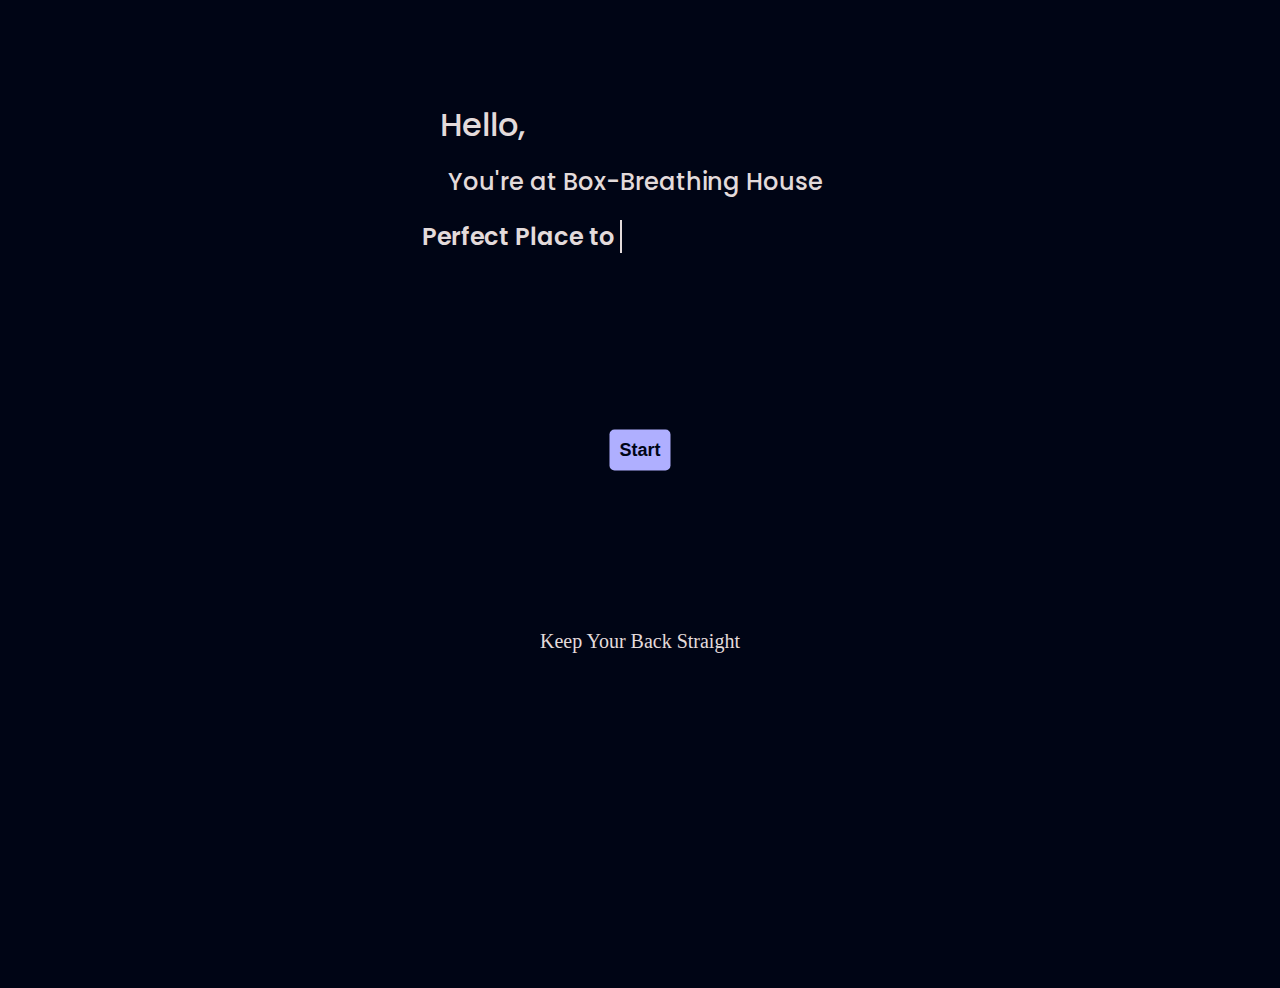
<file: Box_Breathing_2/index.html>
<!DOCTYPE html>
<html lang="en">

<head>
    <meta charset="UTF-8">
    <meta name="viewport" content="width=device-width, initial-scale=1.0">
    <link rel="stylesheet" href="https://cdnjs.cloudflare.com/ajax/libs/font-awesome/6.6.0/css/all.min.css"
        integrity="sha512-Kc323vGBEqzTmouAECnVceyQqyqdsSiqLQISBL29aUW4U/M7pSPA/gEUZQqv1cwx4OnYxTxve5UMg5GT6L4JJg=="
        crossorigin="anonymous" referrerpolicy="no-referrer" />
    <link rel="preconnect" href="https://fonts.googleapis.com">
    <link rel="preconnect" href="https://fonts.gstatic.com" crossorigin>
    <link
        href="https://fonts.googleapis.com/css2?family=Poppins:ital,wght@0,100;0,200;0,300;0,400;0,500;0,600;0,700;0,800;0,900&family=Roboto+Mono:ital,wght@0,100..700;1,100..700&display=swap"
        rel="stylesheet">
    <link rel="stylesheet" href="style.css">
    <title>Box Breathing</title>
</head>

<body>
    <div class="container">
        <div class="heading">
            <h1>Hello,</h1>
        </div>
        <div class="subheading">
            <h2>You're at Box-Breathing House <i class="fa fa-house" style="color: rgb(83, 49, 49);"></i></h2>
        </div>

        <!-- Element to contain animated typing -->
        <div class="animatedtext">
            <span class="txt firsttxt">
                Perfect Place to
            </span>
            <span class="txt secondtxt">

            </span>
        </div>

        <div id="countdown" class="countdown"></div>

        <div class="boxbreathe" id="boxb">
            <div id="box-container">
                <div id="dot"></div>
            </div>
            <div id="guideline"></div>
        </div>

        <button id="start-breathing">Start</button>
        <button id="stop-breathing" style="display: none;">Stop</button>

        <div class="back">Keep Your Back Straight</div>
    </div>

    <script src="script.js"></script>
</body>

</html>
</file>
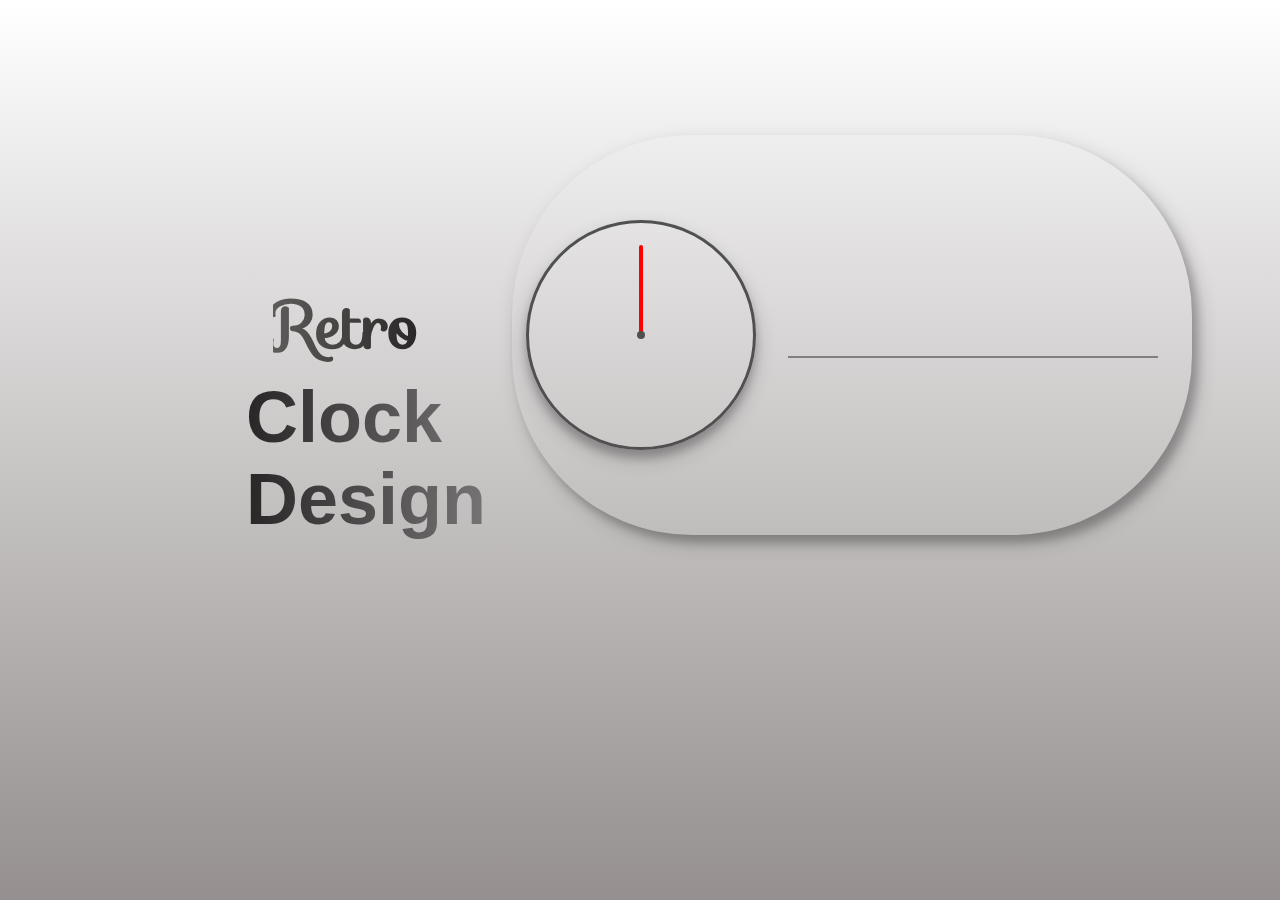
<file: CLOCK.2/INDEX.HTML>
<!DOCTYPE html>
<html lang="en">
<head>
    <meta charset="UTF-8">
    <meta name="viewport" content="width=device-width, initial-scale=1.0">
    <link rel="stylesheet" href="style.css">
    <link rel="stylesheet" href="https://fonts.googleapis.com/css?family=Sofia">
    <title>Retro Clock</title>
</head>
<body>
    <div class="container">
        <div class="container1">
            <h2>Retro</h2>
            <h1>Clock Design</h1>
        </div>
        <div class="container2">
            <div class="hourclock">
                <div style="--color:red; --h:74px" id="hour" class="hand"><i></i></div>
                <div style="--color:red; --h:90px" id="min" class="hand"><i></i></div>
                <span style="--i:1"><b>1</b></span>
                <span style="--i:2"><b>2</b></span>
                <span style="--i:3"><b>3</b></span>
                <span style="--i:4"><b>4</b></span>
                <span style="--i:5"><b>5</b></span>
                <span style="--i:6"><b>6</b></span>
                <span style="--i:7"><b>7</b></span>
                <span style="--i:8"><b>8</b></span>
                <span style="--i:9"><b>9</b></span>
                <span style="--i:10"><b>10</b></span>
                <span style="--i:11"><b>11</b></span>
                <span style="--i:12"><b>12</b></span>
            </div>
            <div class="digitalclock">
                <div class="datetime">
                    <div id="currday" class="day"></div>
                    <div id="currdate" class="dat"></div>
                    <div class="empty"></div>
                </div>
           
                <div class="time">
                    <div  id="currtime" class="timenow"></div>
                </div>
            </div>
        </div>
    </div>
    <script src="script.js"></script>
</body>
</html>
</file>
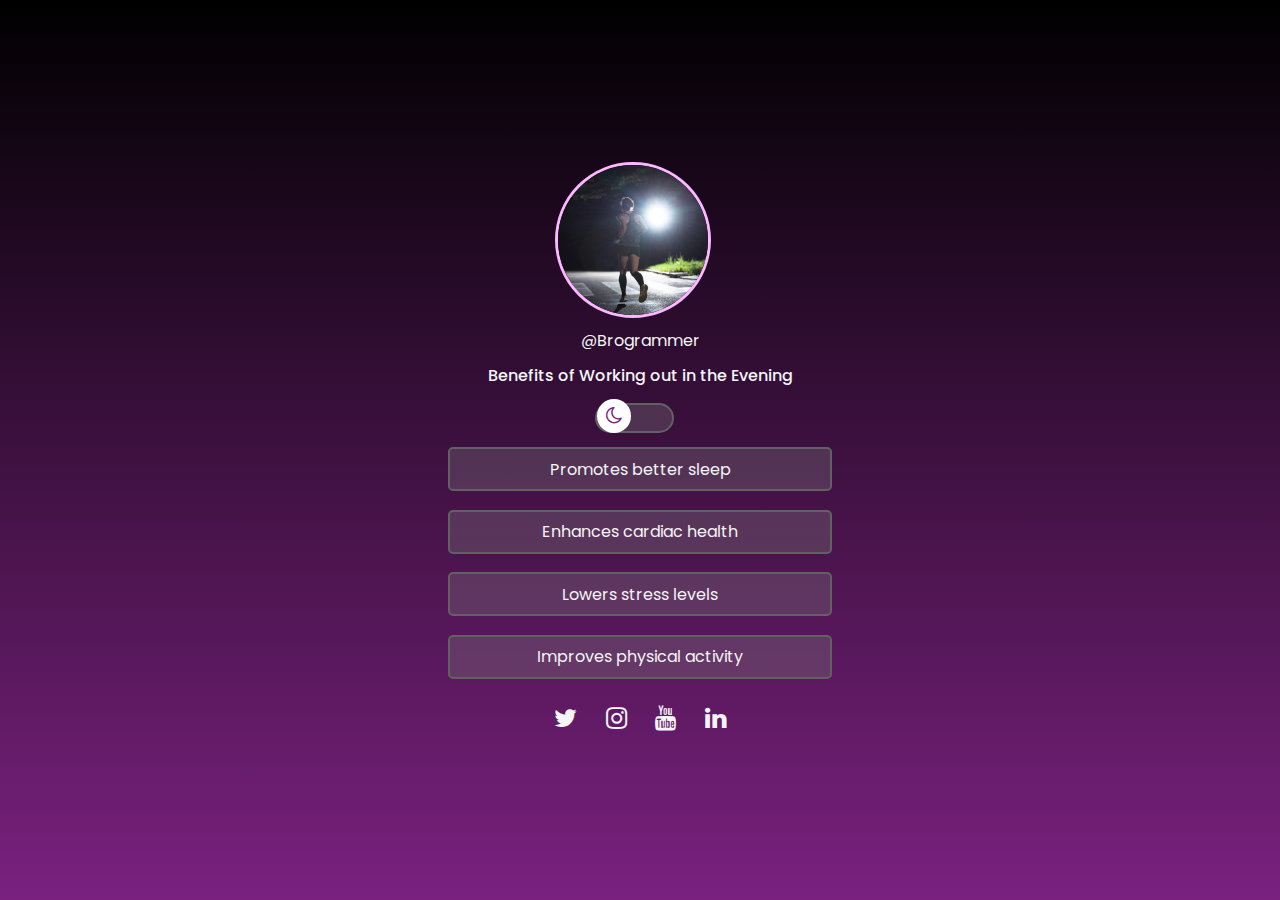
<file: DarkMode_LightMode/index.html>
<!DOCTYPE html>
<html lang="en">

<head>
    <meta charset="UTF-8">
    <meta name="viewport" content="width=device-width, initial-scale=1.0">
    <link rel="stylesheet" href="style.css">
    <link rel="preconnect" href="https://fonts.googleapis.com">
    <link rel="preconnect" href="https://fonts.gstatic.com" crossorigin>
    <link rel="stylesheet" href="https://cdnjs.cloudflare.com/ajax/libs/font-awesome/4.7.0/css/font-awesome.min.css">
    <link
        href="https://fonts.googleapis.com/css2?family=Poppins:ital,wght@0,100;0,200;0,300;0,400;0,500;0,600;0,700;0,800;0,900;1,100;1,200;1,300;1,400;1,500;1,600;1,700;1,800;1,900&display=swap"
        rel="stylesheet">
    <title>DarkModeLightMode</title>
</head>

<body>
    <div class="container">
        <div class="box1">
            <div class="mainimg">
                <img src="eveningrun.jpg" alt="eveningrun">
            </div>
            <div class="name">@Brogrammer</div>
            <div class="benifit">Benifits of Working out in the Evening</div>
            <div class="switchbutton">
                <input type="checkbox" id="checkbox">
                <label for="checkbox" class="toggle-label">
                    <span class="toggle-ball">
                        <i class="fa fa-moon-o moon-icon"></i>
                        <i class="fa fa-sun-o sun-icon"></i>
                    </span>
                </label>
            </div>
        </div>

        <div class="keypoints">
            <div class="key1">Promotes better sleep </div>
            <div class="key1">Enhances cardiac health </div>
            <div class="key1">Lowers stress level </div>
            <div class="key1">Improves physical activity </div>
        </div>

        <div class="sociallinks">
            <div class="twitter">
                <i class="fa fa-twitter" aria-hidden="true"></i>
            </div>
            <div class="instagram">
                <i class="fa fa-instagram" aria-hidden="true"></i>
            </div>
            <div class="youtube">
                <i class="fa fa-youtube" aria-hidden="true"></i>
            </div>
            <div class="linkedin">
                <i class="fa fa-linkedin" aria-hidden="true"></i>
            </div>
        </div>
    </div>
    <script src="script.js"></script>
</body>

</html>
</file>
<file: 2_CLOCK/style.css>
*{
    margin: 0;
    padding: 0;
    box-sizing: border-box;
    font-family: sans-serif;
    color: #ffffff;
}

body{
    display: flex;
    justify-content: center;
    align-items: center;
    min-height: 100vh;
    background-color: #212121;
}

.container{
    position: relative;
}

.clock{
    width: 300px;
    height: 300px;
    border-radius: 50%;
    background-color: rgba(255, 255, 255, 0.1);
    border: 2px solid rgba(255, 255, 255, 0.25);
    box-shadow: 0px 0px 30px rgba(0, 0, 0, 0.9);
    display: flex;
    justify-content: center;
    align-items: center;
}

.clock span{
    position: absolute;
    transform: rotate(calc(30deg * var(--i))); 
    inset: 12px;
    text-align: center;
}

.clock span b{
    transform:  rotate(calc(-30deg * var(--i))); 
    display: inline-block;
    font-size: 20px
}

.clock::before{
    content: '';
    position: absolute;
    width: 8px;
    height: 8px;
    border-radius: 50%;
    background-color: #fff;
    z-index: 2;
}

.hand{
    position: absolute;
    display: flex;
    justify-content: center;
    align-items: flex-end;
}

.hand i{
    position: absolute;
    background-color: var(--clr);
    width: 4px;
    height: var(--h);
    border-radius: 8px;
}
</file>
<file: 6_To_Do_List/style.css>
* {
    margin: 0;
    padding: 0;
}

html,
body {
    height: 100%;
    margin: 0;
}

.container {
    background-color: rgb(51, 19, 81);
    height: 100%;
    width: 100%;
    display: flex;
    flex-direction: column;
    justify-content: center;
    align-items: center;
}

.box {
    background-color: whitesmoke;
    min-width: 200px;
    width: 500px;
    border-radius: 5px;
    padding-top: 35px;
    padding-left: 30px;
}

.heading {
    display: flex;
}

.headtxt {
    color: rgb(51, 19, 81);
    font-family: 'Franklin Gothic Medium', 'Arial Narrow', Arial, sans-serif;
}

.input {
    display: flex;
    margin-top: 20px;
    margin-left: 20px;
    position: relative;
}

.inputbox input {
    width: 340px;
    height: 44px;
    background-color: rgb(218, 218, 218);
    border: none;
    outline: none;
    padding-left: 20px;
    border-radius: 16px;
    margin-bottom: 20px;
}

.inputbox input::placeholder {
    color: rgb(50, 50, 50);
}

.addbtn button {
    height: 44px;
    width: 100px;
    color: white;
    background-color: orange;
    border: none;
    border-radius: 16px;
    position: absolute;
    right: 15%;
}


.headimg img {
    height: 30px;
    width: 28px;
    margin-left: 10px;
    border-radius: 10px;
}

/* styling the lists  */
.list ul li {
    list-style: none;
    font-size: 18px;
    padding: 12px 8px 18px 36px;
    height: 38px;
    width: 340px;
    user-select: none;
    cursor: pointer;
    position: relative;
}

.list {
    /* border: 2px solid; */
    padding-bottom: 8px;
    margin-left: 28px;
    padding-left: 5px;
}

.list ul li::before {
    content: '';
    position: absolute;
    height: 29px;
    width: 29px;
    border-radius: 50%;
    background-image: url(images/unchecked-28.png);
    background-size: cover;
    background-position: center;
    top: 10px;
    left: 0px;
}

.list ul li.checked {
    color: #555;
    text-decoration: line-through;
}

.list ul li.checked::before {
    background-image: url(images/tick.png);
    background-size: cover;
    background-position: center;
    border: none;
    height: 28px;
    width: 28px;
}

.list ul li span {
    position: absolute;
    top: 8px;
    width: 40px;
    height: 40px;
    font-size: 24px;
    border-radius: 50%;
    font-weight: bold;
    text-align: center;
    align-content: center;
}

/* Delete span specific styles */
.list ul li span.delete {
    top: 9%;
    right: 2%;
    font-size: 30px;
    color: #555;
    /* background-color: red; */
}

/* Edit span specific styles */
.list ul li span.edit {
    top: 5%;
    right: 10%;
    color: #555;
    /* background-color: yellow; */
}

.list ul li span:hover {
    background: #d8dadd;
}














/* responsive for iphone  */

@media only screen and (max-width: 420px) {
    .box {
        max-width: 300px;
        min-height: 300px;
    }

    .input {
        display: flex;
        /* margin-top: 20px; */
        margin-left: -20px;
        position: relative;
    }

    .inputbox input {
        position: absolute;
        top: 50%;
        width: 260px;
        height: 380px;
        background-color: rgb(218, 218, 218);
        border: none;
        border-radius: 16px;
    }

    .addbtn button {
        height: 38px;
        width: 80px;
        color: white;
        background-color: rgb(249, 98, 38);
        border: none;
        border-radius: 16px;
        position: absolute;
        right: 8%;
    }

    .list {
        border: 2px solid;
        padding-bottom: 8px;
        margin-left: 28px;
        /* padding-left: 5px; */
        position: absolute;
        top: 45%;
        left: 2%;
        max-width: fit-content;
    }
    .list ul li {
        list-style: none;
        font-size: 18px;
        padding: 12px 8px 18px 36px;
        height: 38px;
        max-width: 230px;
        user-select: none;
        cursor: pointer;
        position: relative;
    }

}

@media only screen and (max-width: 540px) {
    .box {
        max-width: 300px;
        min-height: 350px;
    }

    .input {
        display: flex;
        /* margin-top: 20px; */
        margin-left: -20px;
        position: relative;
    }

    .inputbox input {
        position: absolute;
        width: 260px;
        height: 38px;
        background-color: rgb(218, 218, 218);
        border: none;
        border-radius: 16px;
    }

    .addbtn button {
        height: 38px;
        width: 80px;
        color: white;
        background-color: rgb(249, 98, 38);
        border: none;
        border-radius: 16px;
        position: absolute;
        right: 6%;
    }

    .list {
        border: 2px solid;
        padding-bottom: 8px;
        /* margin-left: 28px; */
        /* padding-left: 5px; */
        position: fixed;
        top: 40%;
        left: 15%;
        min-width: 250px;
    }
    .list ul li {
        list-style: none;
        font-size: 18px;
        padding: 12px 8px 18px 36px;
        height: 38px;
        max-width: 280px;
        user-select: none;
        cursor: pointer;
        position: relative;
    }

}

@media only screen and (max-width: 340px) {
    .box {
        width: 250px;
    }

    .input {
        display: flex;
        /* margin-top: 20px; */
        margin-left: -20px;
        position: relative;
    }

    .inputbox input {
        position: absolute;
        width: 230px;
        height: 38px;
        background-color: rgb(218, 218, 218);
        border: none;
        border-radius: 16px;
    }

    .addbtn button {
        height: 38px;
        width: 65px;
        color: white;
        background-color: rgb(249, 98, 38);
        border: none;
        border-radius: 16px;
        position: absolute;
        right: 6%;
    }
}
</file>
<file: AJAX_TYPE_AHEAD/style.css>
.searchContainer {
    width: 100%;
    display: flex;
    flex-direction: column;
    align-items: center;
    padding: 1.25rem;
  }
  
  .searchInput {
    height: 2.5rem;
    width: 100%;
    max-width: 25rem;
    padding: 0.5rem;
    font-size: 1rem;
    border: 0.06rem solid #ccc;
    border-radius: 0.25rem;
    outline: none;
  }
  
  .suggestions {
    width: 100%;
    max-width: 26rem;
    max-height: 13rem;
    overflow-y: auto;
    margin-top: 0.3rem;
    box-shadow: 0 0.35rem 0.4rem rgba(0, 0, 0, 0.4);
  }
  
  .searchItem {
    padding: 0.6rem;
    border-bottom: 0.06rem solid #ccc;
    cursor: pointer;
  }
  
  .searchItem:hover {
    background: #f0f0f0;
    color: black;
  }
  
  .focused {
    background-color: #007bff;
    color: white;
  }
</file>
<file: Asmeeta_Portfolio/css/flaticon.css>
/*
  	Flaticon icon font: Flaticon
  	Creation date: 04/01/2019 13:45
  	*/


@font-face {
  font-family: "Flaticon";
  src: url("../fonts/flaticon/font/Flaticon.eot");
  src: url("../fonts/flaticon/font/Flaticon.eot?#iefix") format("embedded-opentype"),
       url("../fonts/flaticon/font/Flaticon.woff") format("woff"),
       url("../fonts/flaticon/font/Flaticon.ttf") format("truetype"),
       url("../fonts/flaticon/font/Flaticon.svg#Flaticon") format("svg");
  font-weight: normal;
  font-style: normal;
}

@media screen and (-webkit-min-device-pixel-ratio:0) {
  @font-face {
    font-family: "Flaticon";
    src: url("../fonts/flaticon/font/Flaticon.svg#Flaticon") format("svg");
  }
}

[class^="flaticon-"]:before, [class*=" flaticon-"]:before,
[class^="flaticon-"]:after, [class*=" flaticon-"]:after {   
  font-family: Flaticon;
  font-style: normal;
  font-weight: normal;
  font-variant: normal;
  text-transform: none;
  line-height: 1;

  /* Better Font Rendering =========== */
  -webkit-font-smoothing: antialiased;
  -moz-osx-font-smoothing: grayscale;
}

.flaticon-ideas:before { content: "\f100"; }
.flaticon-flasks:before { content: "\f101"; }
.flaticon-analysis:before { content: "\f102"; }
.flaticon-ux-design:before { content: "\f103"; }
.flaticon-web-design:before { content: "\f104"; }
.flaticon-idea:before { content: "\f105"; }
.flaticon-innovation:before { content: "\f106"; }
</file>
<file: Asmeeta_Portfolio/css/icomoon.css>
@font-face {
  font-family: 'icomoon';
  src:  url('../fonts/icomoon/icomoon.eot?6tt51o');
  src:  url('../fonts/icomoon/icomoon.eot?6tt51o#iefix') format('embedded-opentype'),
    url('../fonts/icomoon/icomoon.ttf?6tt51o') format('truetype'),
    url('../fonts/icomoon/icomoon.woff?6tt51o') format('woff'),
    url('../fonts/icomoon/icomoon.svg?6tt51o#icomoon') format('svg');
  font-weight: normal;
  font-style: normal;
}

[class^="icon-"], [class*=" icon-"] {
  /* use !important to prevent issues with browser extensions that change fonts */
  font-family: 'icomoon' !important;
  speak: none;
  font-style: normal;
  font-weight: normal;
  font-variant: normal;
  text-transform: none;
  line-height: 1;

  /* Better Font Rendering =========== */
  -webkit-font-smoothing: antialiased;
  -moz-osx-font-smoothing: grayscale;
}

.icon-asterisk:before {
  content: "\f069";
}
.icon-plus:before {
  content: "\f067";
}
.icon-question:before {
  content: "\f128";
}
.icon-minus:before {
  content: "\f068";
}
.icon-glass:before {
  content: "\f000";
}
.icon-music:before {
  content: "\f001";
}
.icon-search:before {
  content: "\f002";
}
.icon-envelope-o:before {
  content: "\f003";
}
.icon-heart:before {
  content: "\f004";
}
.icon-star:before {
  content: "\f005";
}
.icon-star-o:before {
  content: "\f006";
}
.icon-user:before {
  content: "\f007";
}
.icon-film:before {
  content: "\f008";
}
.icon-th-large:before {
  content: "\f009";
}
.icon-th:before {
  content: "\f00a";
}
.icon-th-list:before {
  content: "\f00b";
}
.icon-check:before {
  content: "\f00c";
}
.icon-close:before {
  content: "\f00d";
}
.icon-remove:before {
  content: "\f00d";
}
.icon-times:before {
  content: "\f00d";
}
.icon-search-plus:before {
  content: "\f00e";
}
.icon-search-minus:before {
  content: "\f010";
}
.icon-power-off:before {
  content: "\f011";
}
.icon-signal:before {
  content: "\f012";
}
.icon-cog:before {
  content: "\f013";
}
.icon-gear:before {
  content: "\f013";
}
.icon-trash-o:before {
  content: "\f014";
}
.icon-home:before {
  content: "\f015";
}
.icon-file-o:before {
  content: "\f016";
}
.icon-clock-o:before {
  content: "\f017";
}
.icon-road:before {
  content: "\f018";
}
.icon-download:before {
  content: "\f019";
}
.icon-arrow-circle-o-down:before {
  content: "\f01a";
}
.icon-arrow-circle-o-up:before {
  content: "\f01b";
}
.icon-inbox:before {
  content: "\f01c";
}
.icon-play-circle-o:before {
  content: "\f01d";
}
.icon-repeat:before {
  content: "\f01e";
}
.icon-rotate-right:before {
  content: "\f01e";
}
.icon-refresh:before {
  content: "\f021";
}
.icon-list-alt:before {
  content: "\f022";
}
.icon-lock:before {
  content: "\f023";
}
.icon-flag:before {
  content: "\f024";
}
.icon-headphones:before {
  content: "\f025";
}
.icon-volume-off:before {
  content: "\f026";
}
.icon-volume-down:before {
  content: "\f027";
}
.icon-volume-up:before {
  content: "\f028";
}
.icon-qrcode:before {
  content: "\f029";
}
.icon-barcode:before {
  content: "\f02a";
}
.icon-tag:before {
  content: "\f02b";
}
.icon-tags:before {
  content: "\f02c";
}
.icon-book:before {
  content: "\f02d";
}
.icon-bookmark:before {
  content: "\f02e";
}
.icon-print:before {
  content: "\f02f";
}
.icon-camera:before {
  content: "\f030";
}
.icon-font:before {
  content: "\f031";
}
.icon-bold:before {
  content: "\f032";
}
.icon-italic:before {
  content: "\f033";
}
.icon-text-height:before {
  content: "\f034";
}
.icon-text-width:before {
  content: "\f035";
}
.icon-align-left:before {
  content: "\f036";
}
.icon-align-center:before {
  content: "\f037";
}
.icon-align-right:before {
  content: "\f038";
}
.icon-align-justify:before {
  content: "\f039";
}
.icon-list:before {
  content: "\f03a";
}
.icon-dedent:before {
  content: "\f03b";
}
.icon-outdent:before {
  content: "\f03b";
}
.icon-indent:before {
  content: "\f03c";
}
.icon-video-camera:before {
  content: "\f03d";
}
.icon-image:before {
  content: "\f03e";
}
.icon-photo:before {
  content: "\f03e";
}
.icon-picture-o:before {
  content: "\f03e";
}
.icon-pencil:before {
  content: "\f040";
}
.icon-map-marker:before {
  content: "\f041";
}
.icon-adjust:before {
  content: "\f042";
}
.icon-tint:before {
  content: "\f043";
}
.icon-edit:before {
  content: "\f044";
}
.icon-pencil-square-o:before {
  content: "\f044";
}
.icon-share-square-o:before {
  content: "\f045";
}
.icon-check-square-o:before {
  content: "\f046";
}
.icon-arrows:before {
  content: "\f047";
}
.icon-step-backward:before {
  content: "\f048";
}
.icon-fast-backward:before {
  content: "\f049";
}
.icon-backward:before {
  content: "\f04a";
}
.icon-play:before {
  content: "\f04b";
}
.icon-pause:before {
  content: "\f04c";
}
.icon-stop:before {
  content: "\f04d";
}
.icon-forward:before {
  content: "\f04e";
}
.icon-fast-forward:before {
  content: "\f050";
}
.icon-step-forward:before {
  content: "\f051";
}
.icon-eject:before {
  content: "\f052";
}
.icon-chevron-left:before {
  content: "\f053";
}
.icon-chevron-right:before {
  content: "\f054";
}
.icon-plus-circle:before {
  content: "\f055";
}
.icon-minus-circle:before {
  content: "\f056";
}
.icon-times-circle:before {
  content: "\f057";
}
.icon-check-circle:before {
  content: "\f058";
}
.icon-question-circle:before {
  content: "\f059";
}
.icon-info-circle:before {
  content: "\f05a";
}
.icon-crosshairs:before {
  content: "\f05b";
}
.icon-times-circle-o:before {
  content: "\f05c";
}
.icon-check-circle-o:before {
  content: "\f05d";
}
.icon-ban:before {
  content: "\f05e";
}
.icon-arrow-left:before {
  content: "\f060";
}
.icon-arrow-right:before {
  content: "\f061";
}
.icon-arrow-up:before {
  content: "\f062";
}
.icon-arrow-down:before {
  content: "\f063";
}
.icon-mail-forward:before {
  content: "\f064";
}
.icon-share:before {
  content: "\f064";
}
.icon-expand:before {
  content: "\f065";
}
.icon-compress:before {
  content: "\f066";
}
.icon-exclamation-circle:before {
  content: "\f06a";
}
.icon-gift:before {
  content: "\f06b";
}
.icon-leaf:before {
  content: "\f06c";
}
.icon-fire:before {
  content: "\f06d";
}
.icon-eye:before {
  content: "\f06e";
}
.icon-eye-slash:before {
  content: "\f070";
}
.icon-exclamation-triangle:before {
  content: "\f071";
}
.icon-warning:before {
  content: "\f071";
}
.icon-plane:before {
  content: "\f072";
}
.icon-calendar:before {
  content: "\f073";
}
.icon-random:before {
  content: "\f074";
}
.icon-comment:before {
  content: "\f075";
}
.icon-magnet:before {
  content: "\f076";
}
.icon-chevron-up:before {
  content: "\f077";
}
.icon-chevron-down:before {
  content: "\f078";
}
.icon-retweet:before {
  content: "\f079";
}
.icon-shopping-cart:before {
  content: "\f07a";
}
.icon-folder:before {
  content: "\f07b";
}
.icon-folder-open:before {
  content: "\f07c";
}
.icon-arrows-v:before {
  content: "\f07d";
}
.icon-arrows-h:before {
  content: "\f07e";
}
.icon-bar-chart:before {
  content: "\f080";
}
.icon-bar-chart-o:before {
  content: "\f080";
}
.icon-twitter-square:before {
  content: "\f081";
}
.icon-facebook-square:before {
  content: "\f082";
}
.icon-camera-retro:before {
  content: "\f083";
}
.icon-key:before {
  content: "\f084";
}
.icon-cogs:before {
  content: "\f085";
}
.icon-gears:before {
  content: "\f085";
}
.icon-comments:before {
  content: "\f086";
}
.icon-thumbs-o-up:before {
  content: "\f087";
}
.icon-thumbs-o-down:before {
  content: "\f088";
}
.icon-star-half:before {
  content: "\f089";
}
.icon-heart-o:before {
  content: "\f08a";
}
.icon-sign-out:before {
  content: "\f08b";
}
.icon-linkedin-square:before {
  content: "\f08c";
}
.icon-thumb-tack:before {
  content: "\f08d";
}
.icon-external-link:before {
  content: "\f08e";
}
.icon-sign-in:before {
  content: "\f090";
}
.icon-trophy:before {
  content: "\f091";
}
.icon-github-square:before {
  content: "\f092";
}
.icon-upload:before {
  content: "\f093";
}
.icon-lemon-o:before {
  content: "\f094";
}
.icon-phone:before {
  content: "\f095";
}
.icon-square-o:before {
  content: "\f096";
}
.icon-bookmark-o:before {
  content: "\f097";
}
.icon-phone-square:before {
  content: "\f098";
}
.icon-twitter:before {
  content: "\f099";
}
.icon-facebook:before {
  content: "\f09a";
}
.icon-facebook-f:before {
  content: "\f09a";
}
.icon-github:before {
  content: "\f09b";
}
.icon-unlock:before {
  content: "\f09c";
}
.icon-credit-card:before {
  content: "\f09d";
}
.icon-feed:before {
  content: "\f09e";
}
.icon-rss:before {
  content: "\f09e";
}
.icon-hdd-o:before {
  content: "\f0a0";
}
.icon-bullhorn:before {
  content: "\f0a1";
}
.icon-bell-o:before {
  content: "\f0a2";
}
.icon-certificate:before {
  content: "\f0a3";
}
.icon-hand-o-right:before {
  content: "\f0a4";
}
.icon-hand-o-left:before {
  content: "\f0a5";
}
.icon-hand-o-up:before {
  content: "\f0a6";
}
.icon-hand-o-down:before {
  content: "\f0a7";
}
.icon-arrow-circle-left:before {
  content: "\f0a8";
}
.icon-arrow-circle-right:before {
  content: "\f0a9";
}
.icon-arrow-circle-up:before {
  content: "\f0aa";
}
.icon-arrow-circle-down:before {
  content: "\f0ab";
}
.icon-globe:before {
  content: "\f0ac";
}
.icon-wrench:before {
  content: "\f0ad";
}
.icon-tasks:before {
  content: "\f0ae";
}
.icon-filter:before {
  content: "\f0b0";
}
.icon-briefcase:before {
  content: "\f0b1";
}
.icon-arrows-alt:before {
  content: "\f0b2";
}
.icon-group:before {
  content: "\f0c0";
}
.icon-users:before {
  content: "\f0c0";
}
.icon-chain:before {
  content: "\f0c1";
}
.icon-link:before {
  content: "\f0c1";
}
.icon-cloud:before {
  content: "\f0c2";
}
.icon-flask:before {
  content: "\f0c3";
}
.icon-cut:before {
  content: "\f0c4";
}
.icon-scissors:before {
  content: "\f0c4";
}
.icon-copy:before {
  content: "\f0c5";
}
.icon-files-o:before {
  content: "\f0c5";
}
.icon-paperclip:before {
  content: "\f0c6";
}
.icon-floppy-o:before {
  content: "\f0c7";
}
.icon-save:before {
  content: "\f0c7";
}
.icon-square:before {
  content: "\f0c8";
}
.icon-bars:before {
  content: "\f0c9";
}
.icon-navicon:before {
  content: "\f0c9";
}
.icon-reorder:before {
  content: "\f0c9";
}
.icon-list-ul:before {
  content: "\f0ca";
}
.icon-list-ol:before {
  content: "\f0cb";
}
.icon-strikethrough:before {
  content: "\f0cc";
}
.icon-underline:before {
  content: "\f0cd";
}
.icon-table:before {
  content: "\f0ce";
}
.icon-magic:before {
  content: "\f0d0";
}
.icon-truck:before {
  content: "\f0d1";
}
.icon-pinterest:before {
  content: "\f0d2";
}
.icon-pinterest-square:before {
  content: "\f0d3";
}
.icon-google-plus-square:before {
  content: "\f0d4";
}
.icon-google-plus:before {
  content: "\f0d5";
}
.icon-money:before {
  content: "\f0d6";
}
.icon-caret-down:before {
  content: "\f0d7";
}
.icon-caret-up:before {
  content: "\f0d8";
}
.icon-caret-left:before {
  content: "\f0d9";
}
.icon-caret-right:before {
  content: "\f0da";
}
.icon-columns:before {
  content: "\f0db";
}
.icon-sort:before {
  content: "\f0dc";
}
.icon-unsorted:before {
  content: "\f0dc";
}
.icon-sort-desc:before {
  content: "\f0dd";
}
.icon-sort-down:before {
  content: "\f0dd";
}
.icon-sort-asc:before {
  content: "\f0de";
}
.icon-sort-up:before {
  content: "\f0de";
}
.icon-envelope:before {
  content: "\f0e0";
}
.icon-linkedin:before {
  content: "\f0e1";
}
.icon-rotate-left:before {
  content: "\f0e2";
}
.icon-undo:before {
  content: "\f0e2";
}
.icon-gavel:before {
  content: "\f0e3";
}
.icon-legal:before {
  content: "\f0e3";
}
.icon-dashboard:before {
  content: "\f0e4";
}
.icon-tachometer:before {
  content: "\f0e4";
}
.icon-comment-o:before {
  content: "\f0e5";
}
.icon-comments-o:before {
  content: "\f0e6";
}
.icon-bolt:before {
  content: "\f0e7";
}
.icon-flash:before {
  content: "\f0e7";
}
.icon-sitemap:before {
  content: "\f0e8";
}
.icon-umbrella:before {
  content: "\f0e9";
}
.icon-clipboard:before {
  content: "\f0ea";
}
.icon-paste:before {
  content: "\f0ea";
}
.icon-lightbulb-o:before {
  content: "\f0eb";
}
.icon-exchange:before {
  content: "\f0ec";
}
.icon-cloud-download:before {
  content: "\f0ed";
}
.icon-cloud-upload:before {
  content: "\f0ee";
}
.icon-user-md:before {
  content: "\f0f0";
}
.icon-stethoscope:before {
  content: "\f0f1";
}
.icon-suitcase:before {
  content: "\f0f2";
}
.icon-bell:before {
  content: "\f0f3";
}
.icon-coffee:before {
  content: "\f0f4";
}
.icon-cutlery:before {
  content: "\f0f5";
}
.icon-file-text-o:before {
  content: "\f0f6";
}
.icon-building-o:before {
  content: "\f0f7";
}
.icon-hospital-o:before {
  content: "\f0f8";
}
.icon-ambulance:before {
  content: "\f0f9";
}
.icon-medkit:before {
  content: "\f0fa";
}
.icon-fighter-jet:before {
  content: "\f0fb";
}
.icon-beer:before {
  content: "\f0fc";
}
.icon-h-square:before {
  content: "\f0fd";
}
.icon-plus-square:before {
  content: "\f0fe";
}
.icon-angle-double-left:before {
  content: "\f100";
}
.icon-angle-double-right:before {
  content: "\f101";
}
.icon-angle-double-up:before {
  content: "\f102";
}
.icon-angle-double-down:before {
  content: "\f103";
}
.icon-angle-left:before {
  content: "\f104";
}
.icon-angle-right:before {
  content: "\f105";
}
.icon-angle-up:before {
  content: "\f106";
}
.icon-angle-down:before {
  content: "\f107";
}
.icon-desktop:before {
  content: "\f108";
}
.icon-laptop:before {
  content: "\f109";
}
.icon-tablet:before {
  content: "\f10a";
}
.icon-mobile:before {
  content: "\f10b";
}
.icon-mobile-phone:before {
  content: "\f10b";
}
.icon-circle-o:before {
  content: "\f10c";
}
.icon-quote-left:before {
  content: "\f10d";
}
.icon-quote-right:before {
  content: "\f10e";
}
.icon-spinner:before {
  content: "\f110";
}
.icon-circle:before {
  content: "\f111";
}
.icon-mail-reply:before {
  content: "\f112";
}
.icon-reply:before {
  content: "\f112";
}
.icon-github-alt:before {
  content: "\f113";
}
.icon-folder-o:before {
  content: "\f114";
}
.icon-folder-open-o:before {
  content: "\f115";
}
.icon-smile-o:before {
  content: "\f118";
}
.icon-frown-o:before {
  content: "\f119";
}
.icon-meh-o:before {
  content: "\f11a";
}
.icon-gamepad:before {
  content: "\f11b";
}
.icon-keyboard-o:before {
  content: "\f11c";
}
.icon-flag-o:before {
  content: "\f11d";
}
.icon-flag-checkered:before {
  content: "\f11e";
}
.icon-terminal:before {
  content: "\f120";
}
.icon-code:before {
  content: "\f121";
}
.icon-mail-reply-all:before {
  content: "\f122";
}
.icon-reply-all:before {
  content: "\f122";
}
.icon-star-half-empty:before {
  content: "\f123";
}
.icon-star-half-full:before {
  content: "\f123";
}
.icon-star-half-o:before {
  content: "\f123";
}
.icon-location-arrow:before {
  content: "\f124";
}
.icon-crop:before {
  content: "\f125";
}
.icon-code-fork:before {
  content: "\f126";
}
.icon-chain-broken:before {
  content: "\f127";
}
.icon-unlink:before {
  content: "\f127";
}
.icon-info:before {
  content: "\f129";
}
.icon-exclamation:before {
  content: "\f12a";
}
.icon-superscript:before {
  content: "\f12b";
}
.icon-subscript:before {
  content: "\f12c";
}
.icon-eraser:before {
  content: "\f12d";
}
.icon-puzzle-piece:before {
  content: "\f12e";
}
.icon-microphone:before {
  content: "\f130";
}
.icon-microphone-slash:before {
  content: "\f131";
}
.icon-shield:before {
  content: "\f132";
}
.icon-calendar-o:before {
  content: "\f133";
}
.icon-fire-extinguisher:before {
  content: "\f134";
}
.icon-rocket:before {
  content: "\f135";
}
.icon-maxcdn:before {
  content: "\f136";
}
.icon-chevron-circle-left:before {
  content: "\f137";
}
.icon-chevron-circle-right:before {
  content: "\f138";
}
.icon-chevron-circle-up:before {
  content: "\f139";
}
.icon-chevron-circle-down:before {
  content: "\f13a";
}
.icon-html5:before {
  content: "\f13b";
}
.icon-css3:before {
  content: "\f13c";
}
.icon-anchor:before {
  content: "\f13d";
}
.icon-unlock-alt:before {
  content: "\f13e";
}
.icon-bullseye:before {
  content: "\f140";
}
.icon-ellipsis-h:before {
  content: "\f141";
}
.icon-ellipsis-v:before {
  content: "\f142";
}
.icon-rss-square:before {
  content: "\f143";
}
.icon-play-circle:before {
  content: "\f144";
}
.icon-ticket:before {
  content: "\f145";
}
.icon-minus-square:before {
  content: "\f146";
}
.icon-minus-square-o:before {
  content: "\f147";
}
.icon-level-up:before {
  content: "\f148";
}
.icon-level-down:before {
  content: "\f149";
}
.icon-check-square:before {
  content: "\f14a";
}
.icon-pencil-square:before {
  content: "\f14b";
}
.icon-external-link-square:before {
  content: "\f14c";
}
.icon-share-square:before {
  content: "\f14d";
}
.icon-compass:before {
  content: "\f14e";
}
.icon-caret-square-o-down:before {
  content: "\f150";
}
.icon-toggle-down:before {
  content: "\f150";
}
.icon-caret-square-o-up:before {
  content: "\f151";
}
.icon-toggle-up:before {
  content: "\f151";
}
.icon-caret-square-o-right:before {
  content: "\f152";
}
.icon-toggle-right:before {
  content: "\f152";
}
.icon-eur:before {
  content: "\f153";
}
.icon-euro:before {
  content: "\f153";
}
.icon-gbp:before {
  content: "\f154";
}
.icon-dollar:before {
  content: "\f155";
}
.icon-usd:before {
  content: "\f155";
}
.icon-inr:before {
  content: "\f156";
}
.icon-rupee:before {
  content: "\f156";
}
.icon-cny:before {
  content: "\f157";
}
.icon-jpy:before {
  content: "\f157";
}
.icon-rmb:before {
  content: "\f157";
}
.icon-yen:before {
  content: "\f157";
}
.icon-rouble:before {
  content: "\f158";
}
.icon-rub:before {
  content: "\f158";
}
.icon-ruble:before {
  content: "\f158";
}
.icon-krw:before {
  content: "\f159";
}
.icon-won:before {
  content: "\f159";
}
.icon-bitcoin:before {
  content: "\f15a";
}
.icon-btc:before {
  content: "\f15a";
}
.icon-file:before {
  content: "\f15b";
}
.icon-file-text:before {
  content: "\f15c";
}
.icon-sort-alpha-asc:before {
  content: "\f15d";
}
.icon-sort-alpha-desc:before {
  content: "\f15e";
}
.icon-sort-amount-asc:before {
  content: "\f160";
}
.icon-sort-amount-desc:before {
  content: "\f161";
}
.icon-sort-numeric-asc:before {
  content: "\f162";
}
.icon-sort-numeric-desc:before {
  content: "\f163";
}
.icon-thumbs-up:before {
  content: "\f164";
}
.icon-thumbs-down:before {
  content: "\f165";
}
.icon-youtube-square:before {
  content: "\f166";
}
.icon-youtube:before {
  content: "\f167";
}
.icon-xing:before {
  content: "\f168";
}
.icon-xing-square:before {
  content: "\f169";
}
.icon-youtube-play:before {
  content: "\f16a";
}
.icon-dropbox:before {
  content: "\f16b";
}
.icon-stack-overflow:before {
  content: "\f16c";
}
.icon-instagram:before {
  content: "\f16d";
}
.icon-flickr:before {
  content: "\f16e";
}
.icon-adn:before {
  content: "\f170";
}
.icon-bitbucket:before {
  content: "\f171";
}
.icon-bitbucket-square:before {
  content: "\f172";
}
.icon-tumblr:before {
  content: "\f173";
}
.icon-tumblr-square:before {
  content: "\f174";
}
.icon-long-arrow-down:before {
  content: "\f175";
}
.icon-long-arrow-up:before {
  content: "\f176";
}
.icon-long-arrow-left:before {
  content: "\f177";
}
.icon-long-arrow-right:before {
  content: "\f178";
}
.icon-apple:before {
  content: "\f179";
}
.icon-windows:before {
  content: "\f17a";
}
.icon-android:before {
  content: "\f17b";
}
.icon-linux:before {
  content: "\f17c";
}
.icon-dribbble:before {
  content: "\f17d";
}
.icon-skype:before {
  content: "\f17e";
}
.icon-foursquare:before {
  content: "\f180";
}
.icon-trello:before {
  content: "\f181";
}
.icon-female:before {
  content: "\f182";
}
.icon-male:before {
  content: "\f183";
}
.icon-gittip:before {
  content: "\f184";
}
.icon-gratipay:before {
  content: "\f184";
}
.icon-sun-o:before {
  content: "\f185";
}
.icon-moon-o:before {
  content: "\f186";
}
.icon-archive:before {
  content: "\f187";
}
.icon-bug:before {
  content: "\f188";
}
.icon-vk:before {
  content: "\f189";
}
.icon-weibo:before {
  content: "\f18a";
}
.icon-renren:before {
  content: "\f18b";
}
.icon-pagelines:before {
  content: "\f18c";
}
.icon-stack-exchange:before {
  content: "\f18d";
}
.icon-arrow-circle-o-right:before {
  content: "\f18e";
}
.icon-arrow-circle-o-left:before {
  content: "\f190";
}
.icon-caret-square-o-left:before {
  content: "\f191";
}
.icon-toggle-left:before {
  content: "\f191";
}
.icon-dot-circle-o:before {
  content: "\f192";
}
.icon-wheelchair:before {
  content: "\f193";
}
.icon-vimeo-square:before {
  content: "\f194";
}
.icon-try:before {
  content: "\f195";
}
.icon-turkish-lira:before {
  content: "\f195";
}
.icon-plus-square-o:before {
  content: "\f196";
}
.icon-space-shuttle:before {
  content: "\f197";
}
.icon-slack:before {
  content: "\f198";
}
.icon-envelope-square:before {
  content: "\f199";
}
.icon-wordpress:before {
  content: "\f19a";
}
.icon-openid:before {
  content: "\f19b";
}
.icon-bank:before {
  content: "\f19c";
}
.icon-institution:before {
  content: "\f19c";
}
.icon-university:before {
  content: "\f19c";
}
.icon-graduation-cap:before {
  content: "\f19d";
}
.icon-mortar-board:before {
  content: "\f19d";
}
.icon-yahoo:before {
  content: "\f19e";
}
.icon-google:before {
  content: "\f1a0";
}
.icon-reddit:before {
  content: "\f1a1";
}
.icon-reddit-square:before {
  content: "\f1a2";
}
.icon-stumbleupon-circle:before {
  content: "\f1a3";
}
.icon-stumbleupon:before {
  content: "\f1a4";
}
.icon-delicious:before {
  content: "\f1a5";
}
.icon-digg:before {
  content: "\f1a6";
}
.icon-pied-piper-pp:before {
  content: "\f1a7";
}
.icon-pied-piper-alt:before {
  content: "\f1a8";
}
.icon-drupal:before {
  content: "\f1a9";
}
.icon-joomla:before {
  content: "\f1aa";
}
.icon-language:before {
  content: "\f1ab";
}
.icon-fax:before {
  content: "\f1ac";
}
.icon-building:before {
  content: "\f1ad";
}
.icon-child:before {
  content: "\f1ae";
}
.icon-paw:before {
  content: "\f1b0";
}
.icon-spoon:before {
  content: "\f1b1";
}
.icon-cube:before {
  content: "\f1b2";
}
.icon-cubes:before {
  content: "\f1b3";
}
.icon-behance:before {
  content: "\f1b4";
}
.icon-behance-square:before {
  content: "\f1b5";
}
.icon-steam:before {
  content: "\f1b6";
}
.icon-steam-square:before {
  content: "\f1b7";
}
.icon-recycle:before {
  content: "\f1b8";
}
.icon-automobile:before {
  content: "\f1b9";
}
.icon-car:before {
  content: "\f1b9";
}
.icon-cab:before {
  content: "\f1ba";
}
.icon-taxi:before {
  content: "\f1ba";
}
.icon-tree:before {
  content: "\f1bb";
}
.icon-spotify:before {
  content: "\f1bc";
}
.icon-deviantart:before {
  content: "\f1bd";
}
.icon-soundcloud:before {
  content: "\f1be";
}
.icon-database:before {
  content: "\f1c0";
}
.icon-file-pdf-o:before {
  content: "\f1c1";
}
.icon-file-word-o:before {
  content: "\f1c2";
}
.icon-file-excel-o:before {
  content: "\f1c3";
}
.icon-file-powerpoint-o:before {
  content: "\f1c4";
}
.icon-file-image-o:before {
  content: "\f1c5";
}
.icon-file-photo-o:before {
  content: "\f1c5";
}
.icon-file-picture-o:before {
  content: "\f1c5";
}
.icon-file-archive-o:before {
  content: "\f1c6";
}
.icon-file-zip-o:before {
  content: "\f1c6";
}
.icon-file-audio-o:before {
  content: "\f1c7";
}
.icon-file-sound-o:before {
  content: "\f1c7";
}
.icon-file-movie-o:before {
  content: "\f1c8";
}
.icon-file-video-o:before {
  content: "\f1c8";
}
.icon-file-code-o:before {
  content: "\f1c9";
}
.icon-vine:before {
  content: "\f1ca";
}
.icon-codepen:before {
  content: "\f1cb";
}
.icon-jsfiddle:before {
  content: "\f1cc";
}
.icon-life-bouy:before {
  content: "\f1cd";
}
.icon-life-buoy:before {
  content: "\f1cd";
}
.icon-life-ring:before {
  content: "\f1cd";
}
.icon-life-saver:before {
  content: "\f1cd";
}
.icon-support:before {
  content: "\f1cd";
}
.icon-circle-o-notch:before {
  content: "\f1ce";
}
.icon-ra:before {
  content: "\f1d0";
}
.icon-rebel:before {
  content: "\f1d0";
}
.icon-resistance:before {
  content: "\f1d0";
}
.icon-empire:before {
  content: "\f1d1";
}
.icon-ge:before {
  content: "\f1d1";
}
.icon-git-square:before {
  content: "\f1d2";
}
.icon-git:before {
  content: "\f1d3";
}
.icon-hacker-news:before {
  content: "\f1d4";
}
.icon-y-combinator-square:before {
  content: "\f1d4";
}
.icon-yc-square:before {
  content: "\f1d4";
}
.icon-tencent-weibo:before {
  content: "\f1d5";
}
.icon-qq:before {
  content: "\f1d6";
}
.icon-wechat:before {
  content: "\f1d7";
}
.icon-weixin:before {
  content: "\f1d7";
}
.icon-paper-plane:before {
  content: "\f1d8";
}
.icon-send:before {
  content: "\f1d8";
}
.icon-paper-plane-o:before {
  content: "\f1d9";
}
.icon-send-o:before {
  content: "\f1d9";
}
.icon-history:before {
  content: "\f1da";
}
.icon-circle-thin:before {
  content: "\f1db";
}
.icon-header:before {
  content: "\f1dc";
}
.icon-paragraph:before {
  content: "\f1dd";
}
.icon-sliders:before {
  content: "\f1de";
}
.icon-share-alt:before {
  content: "\f1e0";
}
.icon-share-alt-square:before {
  content: "\f1e1";
}
.icon-bomb:before {
  content: "\f1e2";
}
.icon-futbol-o:before {
  content: "\f1e3";
}
.icon-soccer-ball-o:before {
  content: "\f1e3";
}
.icon-tty:before {
  content: "\f1e4";
}
.icon-binoculars:before {
  content: "\f1e5";
}
.icon-plug:before {
  content: "\f1e6";
}
.icon-slideshare:before {
  content: "\f1e7";
}
.icon-twitch:before {
  content: "\f1e8";
}
.icon-yelp:before {
  content: "\f1e9";
}
.icon-newspaper-o:before {
  content: "\f1ea";
}
.icon-wifi:before {
  content: "\f1eb";
}
.icon-calculator:before {
  content: "\f1ec";
}
.icon-paypal:before {
  content: "\f1ed";
}
.icon-google-wallet:before {
  content: "\f1ee";
}
.icon-cc-visa:before {
  content: "\f1f0";
}
.icon-cc-mastercard:before {
  content: "\f1f1";
}
.icon-cc-discover:before {
  content: "\f1f2";
}
.icon-cc-amex:before {
  content: "\f1f3";
}
.icon-cc-paypal:before {
  content: "\f1f4";
}
.icon-cc-stripe:before {
  content: "\f1f5";
}
.icon-bell-slash:before {
  content: "\f1f6";
}
.icon-bell-slash-o:before {
  content: "\f1f7";
}
.icon-trash:before {
  content: "\f1f8";
}
.icon-copyright:before {
  content: "\f1f9";
}
.icon-at:before {
  content: "\f1fa";
}
.icon-eyedropper:before {
  content: "\f1fb";
}
.icon-paint-brush:before {
  content: "\f1fc";
}
.icon-birthday-cake:before {
  content: "\f1fd";
}
.icon-area-chart:before {
  content: "\f1fe";
}
.icon-pie-chart:before {
  content: "\f200";
}
.icon-line-chart:before {
  content: "\f201";
}
.icon-lastfm:before {
  content: "\f202";
}
.icon-lastfm-square:before {
  content: "\f203";
}
.icon-toggle-off:before {
  content: "\f204";
}
.icon-toggle-on:before {
  content: "\f205";
}
.icon-bicycle:before {
  content: "\f206";
}
.icon-bus:before {
  content: "\f207";
}
.icon-ioxhost:before {
  content: "\f208";
}
.icon-angellist:before {
  content: "\f209";
}
.icon-cc:before {
  content: "\f20a";
}
.icon-ils:before {
  content: "\f20b";
}
.icon-shekel:before {
  content: "\f20b";
}
.icon-sheqel:before {
  content: "\f20b";
}
.icon-meanpath:before {
  content: "\f20c";
}
.icon-buysellads:before {
  content: "\f20d";
}
.icon-connectdevelop:before {
  content: "\f20e";
}
.icon-dashcube:before {
  content: "\f210";
}
.icon-forumbee:before {
  content: "\f211";
}
.icon-leanpub:before {
  content: "\f212";
}
.icon-sellsy:before {
  content: "\f213";
}
.icon-shirtsinbulk:before {
  content: "\f214";
}
.icon-simplybuilt:before {
  content: "\f215";
}
.icon-skyatlas:before {
  content: "\f216";
}
.icon-cart-plus:before {
  content: "\f217";
}
.icon-cart-arrow-down:before {
  content: "\f218";
}
.icon-diamond:before {
  content: "\f219";
}
.icon-ship:before {
  content: "\f21a";
}
.icon-user-secret:before {
  content: "\f21b";
}
.icon-motorcycle:before {
  content: "\f21c";
}
.icon-street-view:before {
  content: "\f21d";
}
.icon-heartbeat:before {
  content: "\f21e";
}
.icon-venus:before {
  content: "\f221";
}
.icon-mars:before {
  content: "\f222";
}
.icon-mercury:before {
  content: "\f223";
}
.icon-intersex:before {
  content: "\f224";
}
.icon-transgender:before {
  content: "\f224";
}
.icon-transgender-alt:before {
  content: "\f225";
}
.icon-venus-double:before {
  content: "\f226";
}
.icon-mars-double:before {
  content: "\f227";
}
.icon-venus-mars:before {
  content: "\f228";
}
.icon-mars-stroke:before {
  content: "\f229";
}
.icon-mars-stroke-v:before {
  content: "\f22a";
}
.icon-mars-stroke-h:before {
  content: "\f22b";
}
.icon-neuter:before {
  content: "\f22c";
}
.icon-genderless:before {
  content: "\f22d";
}
.icon-facebook-official:before {
  content: "\f230";
}
.icon-pinterest-p:before {
  content: "\f231";
}
.icon-whatsapp:before {
  content: "\f232";
}
.icon-server:before {
  content: "\f233";
}
.icon-user-plus:before {
  content: "\f234";
}
.icon-user-times:before {
  content: "\f235";
}
.icon-bed:before {
  content: "\f236";
}
.icon-hotel:before {
  content: "\f236";
}
.icon-viacoin:before {
  content: "\f237";
}
.icon-train:before {
  content: "\f238";
}
.icon-subway:before {
  content: "\f239";
}
.icon-medium:before {
  content: "\f23a";
}
.icon-y-combinator:before {
  content: "\f23b";
}
.icon-yc:before {
  content: "\f23b";
}
.icon-optin-monster:before {
  content: "\f23c";
}
.icon-opencart:before {
  content: "\f23d";
}
.icon-expeditedssl:before {
  content: "\f23e";
}
.icon-battery:before {
  content: "\f240";
}
.icon-battery-4:before {
  content: "\f240";
}
.icon-battery-full:before {
  content: "\f240";
}
.icon-battery-3:before {
  content: "\f241";
}
.icon-battery-three-quarters:before {
  content: "\f241";
}
.icon-battery-2:before {
  content: "\f242";
}
.icon-battery-half:before {
  content: "\f242";
}
.icon-battery-1:before {
  content: "\f243";
}
.icon-battery-quarter:before {
  content: "\f243";
}
.icon-battery-0:before {
  content: "\f244";
}
.icon-battery-empty:before {
  content: "\f244";
}
.icon-mouse-pointer:before {
  content: "\f245";
}
.icon-i-cursor:before {
  content: "\f246";
}
.icon-object-group:before {
  content: "\f247";
}
.icon-object-ungroup:before {
  content: "\f248";
}
.icon-sticky-note:before {
  content: "\f249";
}
.icon-sticky-note-o:before {
  content: "\f24a";
}
.icon-cc-jcb:before {
  content: "\f24b";
}
.icon-cc-diners-club:before {
  content: "\f24c";
}
.icon-clone:before {
  content: "\f24d";
}
.icon-balance-scale:before {
  content: "\f24e";
}
.icon-hourglass-o:before {
  content: "\f250";
}
.icon-hourglass-1:before {
  content: "\f251";
}
.icon-hourglass-start:before {
  content: "\f251";
}
.icon-hourglass-2:before {
  content: "\f252";
}
.icon-hourglass-half:before {
  content: "\f252";
}
.icon-hourglass-3:before {
  content: "\f253";
}
.icon-hourglass-end:before {
  content: "\f253";
}
.icon-hourglass:before {
  content: "\f254";
}
.icon-hand-grab-o:before {
  content: "\f255";
}
.icon-hand-rock-o:before {
  content: "\f255";
}
.icon-hand-paper-o:before {
  content: "\f256";
}
.icon-hand-stop-o:before {
  content: "\f256";
}
.icon-hand-scissors-o:before {
  content: "\f257";
}
.icon-hand-lizard-o:before {
  content: "\f258";
}
.icon-hand-spock-o:before {
  content: "\f259";
}
.icon-hand-pointer-o:before {
  content: "\f25a";
}
.icon-hand-peace-o:before {
  content: "\f25b";
}
.icon-trademark:before {
  content: "\f25c";
}
.icon-registered:before {
  content: "\f25d";
}
.icon-creative-commons:before {
  content: "\f25e";
}
.icon-gg:before {
  content: "\f260";
}
.icon-gg-circle:before {
  content: "\f261";
}
.icon-tripadvisor:before {
  content: "\f262";
}
.icon-odnoklassniki:before {
  content: "\f263";
}
.icon-odnoklassniki-square:before {
  content: "\f264";
}
.icon-get-pocket:before {
  content: "\f265";
}
.icon-wikipedia-w:before {
  content: "\f266";
}
.icon-safari:before {
  content: "\f267";
}
.icon-chrome:before {
  content: "\f268";
}
.icon-firefox:before {
  content: "\f269";
}
.icon-opera:before {
  content: "\f26a";
}
.icon-internet-explorer:before {
  content: "\f26b";
}
.icon-television:before {
  content: "\f26c";
}
.icon-tv:before {
  content: "\f26c";
}
.icon-contao:before {
  content: "\f26d";
}
.icon-500px:before {
  content: "\f26e";
}
.icon-amazon:before {
  content: "\f270";
}
.icon-calendar-plus-o:before {
  content: "\f271";
}
.icon-calendar-minus-o:before {
  content: "\f272";
}
.icon-calendar-times-o:before {
  content: "\f273";
}
.icon-calendar-check-o:before {
  content: "\f274";
}
.icon-industry:before {
  content: "\f275";
}
.icon-map-pin:before {
  content: "\f276";
}
.icon-map-signs:before {
  content: "\f277";
}
.icon-map-o:before {
  content: "\f278";
}
.icon-map:before {
  content: "\f279";
}
.icon-commenting:before {
  content: "\f27a";
}
.icon-commenting-o:before {
  content: "\f27b";
}
.icon-houzz:before {
  content: "\f27c";
}
.icon-vimeo:before {
  content: "\f27d";
}
.icon-black-tie:before {
  content: "\f27e";
}
.icon-fonticons:before {
  content: "\f280";
}
.icon-reddit-alien:before {
  content: "\f281";
}
.icon-edge:before {
  content: "\f282";
}
.icon-credit-card-alt:before {
  content: "\f283";
}
.icon-codiepie:before {
  content: "\f284";
}
.icon-modx:before {
  content: "\f285";
}
.icon-fort-awesome:before {
  content: "\f286";
}
.icon-usb:before {
  content: "\f287";
}
.icon-product-hunt:before {
  content: "\f288";
}
.icon-mixcloud:before {
  content: "\f289";
}
.icon-scribd:before {
  content: "\f28a";
}
.icon-pause-circle:before {
  content: "\f28b";
}
.icon-pause-circle-o:before {
  content: "\f28c";
}
.icon-stop-circle:before {
  content: "\f28d";
}
.icon-stop-circle-o:before {
  content: "\f28e";
}
.icon-shopping-bag:before {
  content: "\f290";
}
.icon-shopping-basket:before {
  content: "\f291";
}
.icon-hashtag:before {
  content: "\f292";
}
.icon-bluetooth:before {
  content: "\f293";
}
.icon-bluetooth-b:before {
  content: "\f294";
}
.icon-percent:before {
  content: "\f295";
}
.icon-gitlab:before {
  content: "\f296";
}
.icon-wpbeginner:before {
  content: "\f297";
}
.icon-wpforms:before {
  content: "\f298";
}
.icon-envira:before {
  content: "\f299";
}
.icon-universal-access:before {
  content: "\f29a";
}
.icon-wheelchair-alt:before {
  content: "\f29b";
}
.icon-question-circle-o:before {
  content: "\f29c";
}
.icon-blind:before {
  content: "\f29d";
}
.icon-audio-description:before {
  content: "\f29e";
}
.icon-volume-control-phone:before {
  content: "\f2a0";
}
.icon-braille:before {
  content: "\f2a1";
}
.icon-assistive-listening-systems:before {
  content: "\f2a2";
}
.icon-american-sign-language-interpreting:before {
  content: "\f2a3";
}
.icon-asl-interpreting:before {
  content: "\f2a3";
}
.icon-deaf:before {
  content: "\f2a4";
}
.icon-deafness:before {
  content: "\f2a4";
}
.icon-hard-of-hearing:before {
  content: "\f2a4";
}
.icon-glide:before {
  content: "\f2a5";
}
.icon-glide-g:before {
  content: "\f2a6";
}
.icon-sign-language:before {
  content: "\f2a7";
}
.icon-signing:before {
  content: "\f2a7";
}
.icon-low-vision:before {
  content: "\f2a8";
}
.icon-viadeo:before {
  content: "\f2a9";
}
.icon-viadeo-square:before {
  content: "\f2aa";
}
.icon-snapchat:before {
  content: "\f2ab";
}
.icon-snapchat-ghost:before {
  content: "\f2ac";
}
.icon-snapchat-square:before {
  content: "\f2ad";
}
.icon-pied-piper:before {
  content: "\f2ae";
}
.icon-first-order:before {
  content: "\f2b0";
}
.icon-yoast:before {
  content: "\f2b1";
}
.icon-themeisle:before {
  content: "\f2b2";
}
.icon-google-plus-circle:before {
  content: "\f2b3";
}
.icon-google-plus-official:before {
  content: "\f2b3";
}
.icon-fa:before {
  content: "\f2b4";
}
.icon-font-awesome:before {
  content: "\f2b4";
}
.icon-handshake-o:before {
  content: "\f2b5";
}
.icon-envelope-open:before {
  content: "\f2b6";
}
.icon-envelope-open-o:before {
  content: "\f2b7";
}
.icon-linode:before {
  content: "\f2b8";
}
.icon-address-book:before {
  content: "\f2b9";
}
.icon-address-book-o:before {
  content: "\f2ba";
}
.icon-address-card:before {
  content: "\f2bb";
}
.icon-vcard:before {
  content: "\f2bb";
}
.icon-address-card-o:before {
  content: "\f2bc";
}
.icon-vcard-o:before {
  content: "\f2bc";
}
.icon-user-circle:before {
  content: "\f2bd";
}
.icon-user-circle-o:before {
  content: "\f2be";
}
.icon-user-o:before {
  content: "\f2c0";
}
.icon-id-badge:before {
  content: "\f2c1";
}
.icon-drivers-license:before {
  content: "\f2c2";
}
.icon-id-card:before {
  content: "\f2c2";
}
.icon-drivers-license-o:before {
  content: "\f2c3";
}
.icon-id-card-o:before {
  content: "\f2c3";
}
.icon-quora:before {
  content: "\f2c4";
}
.icon-free-code-camp:before {
  content: "\f2c5";
}
.icon-telegram:before {
  content: "\f2c6";
}
.icon-thermometer:before {
  content: "\f2c7";
}
.icon-thermometer-4:before {
  content: "\f2c7";
}
.icon-thermometer-full:before {
  content: "\f2c7";
}
.icon-thermometer-3:before {
  content: "\f2c8";
}
.icon-thermometer-three-quarters:before {
  content: "\f2c8";
}
.icon-thermometer-2:before {
  content: "\f2c9";
}
.icon-thermometer-half:before {
  content: "\f2c9";
}
.icon-thermometer-1:before {
  content: "\f2ca";
}
.icon-thermometer-quarter:before {
  content: "\f2ca";
}
.icon-thermometer-0:before {
  content: "\f2cb";
}
.icon-thermometer-empty:before {
  content: "\f2cb";
}
.icon-shower:before {
  content: "\f2cc";
}
.icon-bath:before {
  content: "\f2cd";
}
.icon-bathtub:before {
  content: "\f2cd";
}
.icon-s15:before {
  content: "\f2cd";
}
.icon-podcast:before {
  content: "\f2ce";
}
.icon-window-maximize:before {
  content: "\f2d0";
}
.icon-window-minimize:before {
  content: "\f2d1";
}
.icon-window-restore:before {
  content: "\f2d2";
}
.icon-times-rectangle:before {
  content: "\f2d3";
}
.icon-window-close:before {
  content: "\f2d3";
}
.icon-times-rectangle-o:before {
  content: "\f2d4";
}
.icon-window-close-o:before {
  content: "\f2d4";
}
.icon-bandcamp:before {
  content: "\f2d5";
}
.icon-grav:before {
  content: "\f2d6";
}
.icon-etsy:before {
  content: "\f2d7";
}
.icon-imdb:before {
  content: "\f2d8";
}
.icon-ravelry:before {
  content: "\f2d9";
}
.icon-eercast:before {
  content: "\f2da";
}
.icon-microchip:before {
  content: "\f2db";
}
.icon-snowflake-o:before {
  content: "\f2dc";
}
.icon-superpowers:before {
  content: "\f2dd";
}
.icon-wpexplorer:before {
  content: "\f2de";
}
.icon-meetup:before {
  content: "\f2e0";
}
.icon-3d_rotation:before {
  content: "\e84d";
}
.icon-ac_unit:before {
  content: "\eb3b";
}
.icon-alarm:before {
  content: "\e855";
}
.icon-access_alarms:before {
  content: "\e191";
}
.icon-schedule:before {
  content: "\e8b5";
}
.icon-accessibility:before {
  content: "\e84e";
}
.icon-accessible:before {
  content: "\e914";
}
.icon-account_balance:before {
  content: "\e84f";
}
.icon-account_balance_wallet:before {
  content: "\e850";
}
.icon-account_box:before {
  content: "\e851";
}
.icon-account_circle:before {
  content: "\e853";
}
.icon-adb:before {
  content: "\e60e";
}
.icon-add:before {
  content: "\e145";
}
.icon-add_a_photo:before {
  content: "\e439";
}
.icon-alarm_add:before {
  content: "\e856";
}
.icon-add_alert:before {
  content: "\e003";
}
.icon-add_box:before {
  content: "\e146";
}
.icon-add_circle:before {
  content: "\e147";
}
.icon-control_point:before {
  content: "\e3ba";
}
.icon-add_location:before {
  content: "\e567";
}
.icon-add_shopping_cart:before {
  content: "\e854";
}
.icon-queue:before {
  content: "\e03c";
}
.icon-add_to_queue:before {
  content: "\e05c";
}
.icon-adjust2:before {
  content: "\e39e";
}
.icon-airline_seat_flat:before {
  content: "\e630";
}
.icon-airline_seat_flat_angled:before {
  content: "\e631";
}
.icon-airline_seat_individual_suite:before {
  content: "\e632";
}
.icon-airline_seat_legroom_extra:before {
  content: "\e633";
}
.icon-airline_seat_legroom_normal:before {
  content: "\e634";
}
.icon-airline_seat_legroom_reduced:before {
  content: "\e635";
}
.icon-airline_seat_recline_extra:before {
  content: "\e636";
}
.icon-airline_seat_recline_normal:before {
  content: "\e637";
}
.icon-flight:before {
  content: "\e539";
}
.icon-airplanemode_inactive:before {
  content: "\e194";
}
.icon-airplay:before {
  content: "\e055";
}
.icon-airport_shuttle:before {
  content: "\eb3c";
}
.icon-alarm_off:before {
  content: "\e857";
}
.icon-alarm_on:before {
  content: "\e858";
}
.icon-album:before {
  content: "\e019";
}
.icon-all_inclusive:before {
  content: "\eb3d";
}
.icon-all_out:before {
  content: "\e90b";
}
.icon-android2:before {
  content: "\e859";
}
.icon-announcement:before {
  content: "\e85a";
}
.icon-apps:before {
  content: "\e5c3";
}
.icon-archive2:before {
  content: "\e149";
}
.icon-arrow_back:before {
  content: "\e5c4";
}
.icon-arrow_downward:before {
  content: "\e5db";
}
.icon-arrow_drop_down:before {
  content: "\e5c5";
}
.icon-arrow_drop_down_circle:before {
  content: "\e5c6";
}
.icon-arrow_drop_up:before {
  content: "\e5c7";
}
.icon-arrow_forward:before {
  content: "\e5c8";
}
.icon-arrow_upward:before {
  content: "\e5d8";
}
.icon-art_track:before {
  content: "\e060";
}
.icon-aspect_ratio:before {
  content: "\e85b";
}
.icon-poll:before {
  content: "\e801";
}
.icon-assignment:before {
  content: "\e85d";
}
.icon-assignment_ind:before {
  content: "\e85e";
}
.icon-assignment_late:before {
  content: "\e85f";
}
.icon-assignment_return:before {
  content: "\e860";
}
.icon-assignment_returned:before {
  content: "\e861";
}
.icon-assignment_turned_in:before {
  content: "\e862";
}
.icon-assistant:before {
  content: "\e39f";
}
.icon-flag2:before {
  content: "\e153";
}
.icon-attach_file:before {
  content: "\e226";
}
.icon-attach_money:before {
  content: "\e227";
}
.icon-attachment:before {
  content: "\e2bc";
}
.icon-audiotrack:before {
  content: "\e3a1";
}
.icon-autorenew:before {
  content: "\e863";
}
.icon-av_timer:before {
  content: "\e01b";
}
.icon-backspace:before {
  content: "\e14a";
}
.icon-cloud_upload:before {
  content: "\e2c3";
}
.icon-battery_alert:before {
  content: "\e19c";
}
.icon-battery_charging_full:before {
  content: "\e1a3";
}
.icon-battery_std:before {
  content: "\e1a5";
}
.icon-battery_unknown:before {
  content: "\e1a6";
}
.icon-beach_access:before {
  content: "\eb3e";
}
.icon-beenhere:before {
  content: "\e52d";
}
.icon-block:before {
  content: "\e14b";
}
.icon-bluetooth2:before {
  content: "\e1a7";
}
.icon-bluetooth_searching:before {
  content: "\e1aa";
}
.icon-bluetooth_connected:before {
  content: "\e1a8";
}
.icon-bluetooth_disabled:before {
  content: "\e1a9";
}
.icon-blur_circular:before {
  content: "\e3a2";
}
.icon-blur_linear:before {
  content: "\e3a3";
}
.icon-blur_off:before {
  content: "\e3a4";
}
.icon-blur_on:before {
  content: "\e3a5";
}
.icon-class:before {
  content: "\e86e";
}
.icon-turned_in:before {
  content: "\e8e6";
}
.icon-turned_in_not:before {
  content: "\e8e7";
}
.icon-border_all:before {
  content: "\e228";
}
.icon-border_bottom:before {
  content: "\e229";
}
.icon-border_clear:before {
  content: "\e22a";
}
.icon-border_color:before {
  content: "\e22b";
}
.icon-border_horizontal:before {
  content: "\e22c";
}
.icon-border_inner:before {
  content: "\e22d";
}
.icon-border_left:before {
  content: "\e22e";
}
.icon-border_outer:before {
  content: "\e22f";
}
.icon-border_right:before {
  content: "\e230";
}
.icon-border_style:before {
  content: "\e231";
}
.icon-border_top:before {
  content: "\e232";
}
.icon-border_vertical:before {
  content: "\e233";
}
.icon-branding_watermark:before {
  content: "\e06b";
}
.icon-brightness_1:before {
  content: "\e3a6";
}
.icon-brightness_2:before {
  content: "\e3a7";
}
.icon-brightness_3:before {
  content: "\e3a8";
}
.icon-brightness_4:before {
  content: "\e3a9";
}
.icon-brightness_low:before {
  content: "\e1ad";
}
.icon-brightness_medium:before {
  content: "\e1ae";
}
.icon-brightness_high:before {
  content: "\e1ac";
}
.icon-brightness_auto:before {
  content: "\e1ab";
}
.icon-broken_image:before {
  content: "\e3ad";
}
.icon-brush:before {
  content: "\e3ae";
}
.icon-bubble_chart:before {
  content: "\e6dd";
}
.icon-bug_report:before {
  content: "\e868";
}
.icon-build:before {
  content: "\e869";
}
.icon-burst_mode:before {
  content: "\e43c";
}
.icon-domain:before {
  content: "\e7ee";
}
.icon-business_center:before {
  content: "\eb3f";
}
.icon-cached:before {
  content: "\e86a";
}
.icon-cake:before {
  content: "\e7e9";
}
.icon-phone2:before {
  content: "\e0cd";
}
.icon-call_end:before {
  content: "\e0b1";
}
.icon-call_made:before {
  content: "\e0b2";
}
.icon-merge_type:before {
  content: "\e252";
}
.icon-call_missed:before {
  content: "\e0b4";
}
.icon-call_missed_outgoing:before {
  content: "\e0e4";
}
.icon-call_received:before {
  content: "\e0b5";
}
.icon-call_split:before {
  content: "\e0b6";
}
.icon-call_to_action:before {
  content: "\e06c";
}
.icon-camera2:before {
  content: "\e3af";
}
.icon-photo_camera:before {
  content: "\e412";
}
.icon-camera_enhance:before {
  content: "\e8fc";
}
.icon-camera_front:before {
  content: "\e3b1";
}
.icon-camera_rear:before {
  content: "\e3b2";
}
.icon-camera_roll:before {
  content: "\e3b3";
}
.icon-cancel:before {
  content: "\e5c9";
}
.icon-redeem:before {
  content: "\e8b1";
}
.icon-card_membership:before {
  content: "\e8f7";
}
.icon-card_travel:before {
  content: "\e8f8";
}
.icon-casino:before {
  content: "\eb40";
}
.icon-cast:before {
  content: "\e307";
}
.icon-cast_connected:before {
  content: "\e308";
}
.icon-center_focus_strong:before {
  content: "\e3b4";
}
.icon-center_focus_weak:before {
  content: "\e3b5";
}
.icon-change_history:before {
  content: "\e86b";
}
.icon-chat:before {
  content: "\e0b7";
}
.icon-chat_bubble:before {
  content: "\e0ca";
}
.icon-chat_bubble_outline:before {
  content: "\e0cb";
}
.icon-check2:before {
  content: "\e5ca";
}
.icon-check_box:before {
  content: "\e834";
}
.icon-check_box_outline_blank:before {
  content: "\e835";
}
.icon-check_circle:before {
  content: "\e86c";
}
.icon-navigate_before:before {
  content: "\e408";
}
.icon-navigate_next:before {
  content: "\e409";
}
.icon-child_care:before {
  content: "\eb41";
}
.icon-child_friendly:before {
  content: "\eb42";
}
.icon-chrome_reader_mode:before {
  content: "\e86d";
}
.icon-close2:before {
  content: "\e5cd";
}
.icon-clear_all:before {
  content: "\e0b8";
}
.icon-closed_caption:before {
  content: "\e01c";
}
.icon-wb_cloudy:before {
  content: "\e42d";
}
.icon-cloud_circle:before {
  content: "\e2be";
}
.icon-cloud_done:before {
  content: "\e2bf";
}
.icon-cloud_download:before {
  content: "\e2c0";
}
.icon-cloud_off:before {
  content: "\e2c1";
}
.icon-cloud_queue:before {
  content: "\e2c2";
}
.icon-code2:before {
  content: "\e86f";
}
.icon-photo_library:before {
  content: "\e413";
}
.icon-collections_bookmark:before {
  content: "\e431";
}
.icon-palette:before {
  content: "\e40a";
}
.icon-colorize:before {
  content: "\e3b8";
}
.icon-comment2:before {
  content: "\e0b9";
}
.icon-compare:before {
  content: "\e3b9";
}
.icon-compare_arrows:before {
  content: "\e915";
}
.icon-laptop2:before {
  content: "\e31e";
}
.icon-confirmation_number:before {
  content: "\e638";
}
.icon-contact_mail:before {
  content: "\e0d0";
}
.icon-contact_phone:before {
  content: "\e0cf";
}
.icon-contacts:before {
  content: "\e0ba";
}
.icon-content_copy:before {
  content: "\e14d";
}
.icon-content_cut:before {
  content: "\e14e";
}
.icon-content_paste:before {
  content: "\e14f";
}
.icon-control_point_duplicate:before {
  content: "\e3bb";
}
.icon-copyright2:before {
  content: "\e90c";
}
.icon-mode_edit:before {
  content: "\e254";
}
.icon-create_new_folder:before {
  content: "\e2cc";
}
.icon-payment:before {
  content: "\e8a1";
}
.icon-crop2:before {
  content: "\e3be";
}
.icon-crop_16_9:before {
  content: "\e3bc";
}
.icon-crop_3_2:before {
  content: "\e3bd";
}
.icon-crop_landscape:before {
  content: "\e3c3";
}
.icon-crop_7_5:before {
  content: "\e3c0";
}
.icon-crop_din:before {
  content: "\e3c1";
}
.icon-crop_free:before {
  content: "\e3c2";
}
.icon-crop_original:before {
  content: "\e3c4";
}
.icon-crop_portrait:before {
  content: "\e3c5";
}
.icon-crop_rotate:before {
  content: "\e437";
}
.icon-crop_square:before {
  content: "\e3c6";
}
.icon-dashboard2:before {
  content: "\e871";
}
.icon-data_usage:before {
  content: "\e1af";
}
.icon-date_range:before {
  content: "\e916";
}
.icon-dehaze:before {
  content: "\e3c7";
}
.icon-delete:before {
  content: "\e872";
}
.icon-delete_forever:before {
  content: "\e92b";
}
.icon-delete_sweep:before {
  content: "\e16c";
}
.icon-description:before {
  content: "\e873";
}
.icon-desktop_mac:before {
  content: "\e30b";
}
.icon-desktop_windows:before {
  content: "\e30c";
}
.icon-details:before {
  content: "\e3c8";
}
.icon-developer_board:before {
  content: "\e30d";
}
.icon-developer_mode:before {
  content: "\e1b0";
}
.icon-device_hub:before {
  content: "\e335";
}
.icon-phonelink:before {
  content: "\e326";
}
.icon-devices_other:before {
  content: "\e337";
}
.icon-dialer_sip:before {
  content: "\e0bb";
}
.icon-dialpad:before {
  content: "\e0bc";
}
.icon-directions:before {
  content: "\e52e";
}
.icon-directions_bike:before {
  content: "\e52f";
}
.icon-directions_boat:before {
  content: "\e532";
}
.icon-directions_bus:before {
  content: "\e530";
}
.icon-directions_car:before {
  content: "\e531";
}
.icon-directions_railway:before {
  content: "\e534";
}
.icon-directions_run:before {
  content: "\e566";
}
.icon-directions_transit:before {
  content: "\e535";
}
.icon-directions_walk:before {
  content: "\e536";
}
.icon-disc_full:before {
  content: "\e610";
}
.icon-dns:before {
  content: "\e875";
}
.icon-not_interested:before {
  content: "\e033";
}
.icon-do_not_disturb_alt:before {
  content: "\e611";
}
.icon-do_not_disturb_off:before {
  content: "\e643";
}
.icon-remove_circle:before {
  content: "\e15c";
}
.icon-dock:before {
  content: "\e30e";
}
.icon-done:before {
  content: "\e876";
}
.icon-done_all:before {
  content: "\e877";
}
.icon-donut_large:before {
  content: "\e917";
}
.icon-donut_small:before {
  content: "\e918";
}
.icon-drafts:before {
  content: "\e151";
}
.icon-drag_handle:before {
  content: "\e25d";
}
.icon-time_to_leave:before {
  content: "\e62c";
}
.icon-dvr:before {
  content: "\e1b2";
}
.icon-edit_location:before {
  content: "\e568";
}
.icon-eject2:before {
  content: "\e8fb";
}
.icon-markunread:before {
  content: "\e159";
}
.icon-enhanced_encryption:before {
  content: "\e63f";
}
.icon-equalizer:before {
  content: "\e01d";
}
.icon-error:before {
  content: "\e000";
}
.icon-error_outline:before {
  content: "\e001";
}
.icon-euro_symbol:before {
  content: "\e926";
}
.icon-ev_station:before {
  content: "\e56d";
}
.icon-insert_invitation:before {
  content: "\e24f";
}
.icon-event_available:before {
  content: "\e614";
}
.icon-event_busy:before {
  content: "\e615";
}
.icon-event_note:before {
  content: "\e616";
}
.icon-event_seat:before {
  content: "\e903";
}
.icon-exit_to_app:before {
  content: "\e879";
}
.icon-expand_less:before {
  content: "\e5ce";
}
.icon-expand_more:before {
  content: "\e5cf";
}
.icon-explicit:before {
  content: "\e01e";
}
.icon-explore:before {
  content: "\e87a";
}
.icon-exposure:before {
  content: "\e3ca";
}
.icon-exposure_neg_1:before {
  content: "\e3cb";
}
.icon-exposure_neg_2:before {
  content: "\e3cc";
}
.icon-exposure_plus_1:before {
  content: "\e3cd";
}
.icon-exposure_plus_2:before {
  content: "\e3ce";
}
.icon-exposure_zero:before {
  content: "\e3cf";
}
.icon-extension:before {
  content: "\e87b";
}
.icon-face:before {
  content: "\e87c";
}
.icon-fast_forward:before {
  content: "\e01f";
}
.icon-fast_rewind:before {
  content: "\e020";
}
.icon-favorite:before {
  content: "\e87d";
}
.icon-favorite_border:before {
  content: "\e87e";
}
.icon-featured_play_list:before {
  content: "\e06d";
}
.icon-featured_video:before {
  content: "\e06e";
}
.icon-sms_failed:before {
  content: "\e626";
}
.icon-fiber_dvr:before {
  content: "\e05d";
}
.icon-fiber_manual_record:before {
  content: "\e061";
}
.icon-fiber_new:before {
  content: "\e05e";
}
.icon-fiber_pin:before {
  content: "\e06a";
}
.icon-fiber_smart_record:before {
  content: "\e062";
}
.icon-get_app:before {
  content: "\e884";
}
.icon-file_upload:before {
  content: "\e2c6";
}
.icon-filter2:before {
  content: "\e3d3";
}
.icon-filter_1:before {
  content: "\e3d0";
}
.icon-filter_2:before {
  content: "\e3d1";
}
.icon-filter_3:before {
  content: "\e3d2";
}
.icon-filter_4:before {
  content: "\e3d4";
}
.icon-filter_5:before {
  content: "\e3d5";
}
.icon-filter_6:before {
  content: "\e3d6";
}
.icon-filter_7:before {
  content: "\e3d7";
}
.icon-filter_8:before {
  content: "\e3d8";
}
.icon-filter_9:before {
  content: "\e3d9";
}
.icon-filter_9_plus:before {
  content: "\e3da";
}
.icon-filter_b_and_w:before {
  content: "\e3db";
}
.icon-filter_center_focus:before {
  content: "\e3dc";
}
.icon-filter_drama:before {
  content: "\e3dd";
}
.icon-filter_frames:before {
  content: "\e3de";
}
.icon-terrain:before {
  content: "\e564";
}
.icon-filter_list:before {
  content: "\e152";
}
.icon-filter_none:before {
  content: "\e3e0";
}
.icon-filter_tilt_shift:before {
  content: "\e3e2";
}
.icon-filter_vintage:before {
  content: "\e3e3";
}
.icon-find_in_page:before {
  content: "\e880";
}
.icon-find_replace:before {
  content: "\e881";
}
.icon-fingerprint:before {
  content: "\e90d";
}
.icon-first_page:before {
  content: "\e5dc";
}
.icon-fitness_center:before {
  content: "\eb43";
}
.icon-flare:before {
  content: "\e3e4";
}
.icon-flash_auto:before {
  content: "\e3e5";
}
.icon-flash_off:before {
  content: "\e3e6";
}
.icon-flash_on:before {
  content: "\e3e7";
}
.icon-flight_land:before {
  content: "\e904";
}
.icon-flight_takeoff:before {
  content: "\e905";
}
.icon-flip:before {
  content: "\e3e8";
}
.icon-flip_to_back:before {
  content: "\e882";
}
.icon-flip_to_front:before {
  content: "\e883";
}
.icon-folder2:before {
  content: "\e2c7";
}
.icon-folder_open:before {
  content: "\e2c8";
}
.icon-folder_shared:before {
  content: "\e2c9";
}
.icon-folder_special:before {
  content: "\e617";
}
.icon-font_download:before {
  content: "\e167";
}
.icon-format_align_center:before {
  content: "\e234";
}
.icon-format_align_justify:before {
  content: "\e235";
}
.icon-format_align_left:before {
  content: "\e236";
}
.icon-format_align_right:before {
  content: "\e237";
}
.icon-format_bold:before {
  content: "\e238";
}
.icon-format_clear:before {
  content: "\e239";
}
.icon-format_color_fill:before {
  content: "\e23a";
}
.icon-format_color_reset:before {
  content: "\e23b";
}
.icon-format_color_text:before {
  content: "\e23c";
}
.icon-format_indent_decrease:before {
  content: "\e23d";
}
.icon-format_indent_increase:before {
  content: "\e23e";
}
.icon-format_italic:before {
  content: "\e23f";
}
.icon-format_line_spacing:before {
  content: "\e240";
}
.icon-format_list_bulleted:before {
  content: "\e241";
}
.icon-format_list_numbered:before {
  content: "\e242";
}
.icon-format_paint:before {
  content: "\e243";
}
.icon-format_quote:before {
  content: "\e244";
}
.icon-format_shapes:before {
  content: "\e25e";
}
.icon-format_size:before {
  content: "\e245";
}
.icon-format_strikethrough:before {
  content: "\e246";
}
.icon-format_textdirection_l_to_r:before {
  content: "\e247";
}
.icon-format_textdirection_r_to_l:before {
  content: "\e248";
}
.icon-format_underlined:before {
  content: "\e249";
}
.icon-question_answer:before {
  content: "\e8af";
}
.icon-forward2:before {
  content: "\e154";
}
.icon-forward_10:before {
  content: "\e056";
}
.icon-forward_30:before {
  content: "\e057";
}
.icon-forward_5:before {
  content: "\e058";
}
.icon-free_breakfast:before {
  content: "\eb44";
}
.icon-fullscreen:before {
  content: "\e5d0";
}
.icon-fullscreen_exit:before {
  content: "\e5d1";
}
.icon-functions:before {
  content: "\e24a";
}
.icon-g_translate:before {
  content: "\e927";
}
.icon-games:before {
  content: "\e021";
}
.icon-gavel2:before {
  content: "\e90e";
}
.icon-gesture:before {
  content: "\e155";
}
.icon-gif:before {
  content: "\e908";
}
.icon-goat:before {
  content: "\e900";
}
.icon-golf_course:before {
  content: "\eb45";
}
.icon-my_location:before {
  content: "\e55c";
}
.icon-location_searching:before {
  content: "\e1b7";
}
.icon-location_disabled:before {
  content: "\e1b6";
}
.icon-star2:before {
  content: "\e838";
}
.icon-gradient:before {
  content: "\e3e9";
}
.icon-grain:before {
  content: "\e3ea";
}
.icon-graphic_eq:before {
  content: "\e1b8";
}
.icon-grid_off:before {
  content: "\e3eb";
}
.icon-grid_on:before {
  content: "\e3ec";
}
.icon-people:before {
  content: "\e7fb";
}
.icon-group_add:before {
  content: "\e7f0";
}
.icon-group_work:before {
  content: "\e886";
}
.icon-hd:before {
  content: "\e052";
}
.icon-hdr_off:before {
  content: "\e3ed";
}
.icon-hdr_on:before {
  content: "\e3ee";
}
.icon-hdr_strong:before {
  content: "\e3f1";
}
.icon-hdr_weak:before {
  content: "\e3f2";
}
.icon-headset:before {
  content: "\e310";
}
.icon-headset_mic:before {
  content: "\e311";
}
.icon-healing:before {
  content: "\e3f3";
}
.icon-hearing:before {
  content: "\e023";
}
.icon-help:before {
  content: "\e887";
}
.icon-help_outline:before {
  content: "\e8fd";
}
.icon-high_quality:before {
  content: "\e024";
}
.icon-highlight:before {
  content: "\e25f";
}
.icon-highlight_off:before {
  content: "\e888";
}
.icon-restore:before {
  content: "\e8b3";
}
.icon-home2:before {
  content: "\e88a";
}
.icon-hot_tub:before {
  content: "\eb46";
}
.icon-local_hotel:before {
  content: "\e549";
}
.icon-hourglass_empty:before {
  content: "\e88b";
}
.icon-hourglass_full:before {
  content: "\e88c";
}
.icon-http:before {
  content: "\e902";
}
.icon-lock2:before {
  content: "\e897";
}
.icon-photo2:before {
  content: "\e410";
}
.icon-image_aspect_ratio:before {
  content: "\e3f5";
}
.icon-import_contacts:before {
  content: "\e0e0";
}
.icon-import_export:before {
  content: "\e0c3";
}
.icon-important_devices:before {
  content: "\e912";
}
.icon-inbox2:before {
  content: "\e156";
}
.icon-indeterminate_check_box:before {
  content: "\e909";
}
.icon-info2:before {
  content: "\e88e";
}
.icon-info_outline:before {
  content: "\e88f";
}
.icon-input:before {
  content: "\e890";
}
.icon-insert_comment:before {
  content: "\e24c";
}
.icon-insert_drive_file:before {
  content: "\e24d";
}
.icon-tag_faces:before {
  content: "\e420";
}
.icon-link2:before {
  content: "\e157";
}
.icon-invert_colors:before {
  content: "\e891";
}
.icon-invert_colors_off:before {
  content: "\e0c4";
}
.icon-iso:before {
  content: "\e3f6";
}
.icon-keyboard:before {
  content: "\e312";
}
.icon-keyboard_arrow_down:before {
  content: "\e313";
}
.icon-keyboard_arrow_left:before {
  content: "\e314";
}
.icon-keyboard_arrow_right:before {
  content: "\e315";
}
.icon-keyboard_arrow_up:before {
  content: "\e316";
}
.icon-keyboard_backspace:before {
  content: "\e317";
}
.icon-keyboard_capslock:before {
  content: "\e318";
}
.icon-keyboard_hide:before {
  content: "\e31a";
}
.icon-keyboard_return:before {
  content: "\e31b";
}
.icon-keyboard_tab:before {
  content: "\e31c";
}
.icon-keyboard_voice:before {
  content: "\e31d";
}
.icon-kitchen:before {
  content: "\eb47";
}
.icon-label:before {
  content: "\e892";
}
.icon-label_outline:before {
  content: "\e893";
}
.icon-language2:before {
  content: "\e894";
}
.icon-laptop_chromebook:before {
  content: "\e31f";
}
.icon-laptop_mac:before {
  content: "\e320";
}
.icon-laptop_windows:before {
  content: "\e321";
}
.icon-last_page:before {
  content: "\e5dd";
}
.icon-open_in_new:before {
  content: "\e89e";
}
.icon-layers:before {
  content: "\e53b";
}
.icon-layers_clear:before {
  content: "\e53c";
}
.icon-leak_add:before {
  content: "\e3f8";
}
.icon-leak_remove:before {
  content: "\e3f9";
}
.icon-lens:before {
  content: "\e3fa";
}
.icon-library_books:before {
  content: "\e02f";
}
.icon-library_music:before {
  content: "\e030";
}
.icon-lightbulb_outline:before {
  content: "\e90f";
}
.icon-line_style:before {
  content: "\e919";
}
.icon-line_weight:before {
  content: "\e91a";
}
.icon-linear_scale:before {
  content: "\e260";
}
.icon-linked_camera:before {
  content: "\e438";
}
.icon-list2:before {
  content: "\e896";
}
.icon-live_help:before {
  content: "\e0c6";
}
.icon-live_tv:before {
  content: "\e639";
}
.icon-local_play:before {
  content: "\e553";
}
.icon-local_airport:before {
  content: "\e53d";
}
.icon-local_atm:before {
  content: "\e53e";
}
.icon-local_bar:before {
  content: "\e540";
}
.icon-local_cafe:before {
  content: "\e541";
}
.icon-local_car_wash:before {
  content: "\e542";
}
.icon-local_convenience_store:before {
  content: "\e543";
}
.icon-restaurant_menu:before {
  content: "\e561";
}
.icon-local_drink:before {
  content: "\e544";
}
.icon-local_florist:before {
  content: "\e545";
}
.icon-local_gas_station:before {
  content: "\e546";
}
.icon-shopping_cart:before {
  content: "\e8cc";
}
.icon-local_hospital:before {
  content: "\e548";
}
.icon-local_laundry_service:before {
  content: "\e54a";
}
.icon-local_library:before {
  content: "\e54b";
}
.icon-local_mall:before {
  content: "\e54c";
}
.icon-theaters:before {
  content: "\e8da";
}
.icon-local_offer:before {
  content: "\e54e";
}
.icon-local_parking:before {
  content: "\e54f";
}
.icon-local_pharmacy:before {
  content: "\e550";
}
.icon-local_pizza:before {
  content: "\e552";
}
.icon-print2:before {
  content: "\e8ad";
}
.icon-local_shipping:before {
  content: "\e558";
}
.icon-local_taxi:before {
  content: "\e559";
}
.icon-location_city:before {
  content: "\e7f1";
}
.icon-location_off:before {
  content: "\e0c7";
}
.icon-room:before {
  content: "\e8b4";
}
.icon-lock_open:before {
  content: "\e898";
}
.icon-lock_outline:before {
  content: "\e899";
}
.icon-looks:before {
  content: "\e3fc";
}
.icon-looks_3:before {
  content: "\e3fb";
}
.icon-looks_4:before {
  content: "\e3fd";
}
.icon-looks_5:before {
  content: "\e3fe";
}
.icon-looks_6:before {
  content: "\e3ff";
}
.icon-looks_one:before {
  content: "\e400";
}
.icon-looks_two:before {
  content: "\e401";
}
.icon-sync:before {
  content: "\e627";
}
.icon-loupe:before {
  content: "\e402";
}
.icon-low_priority:before {
  content: "\e16d";
}
.icon-loyalty:before {
  content: "\e89a";
}
.icon-mail_outline:before {
  content: "\e0e1";
}
.icon-map2:before {
  content: "\e55b";
}
.icon-markunread_mailbox:before {
  content: "\e89b";
}
.icon-memory:before {
  content: "\e322";
}
.icon-menu:before {
  content: "\e5d2";
}
.icon-message:before {
  content: "\e0c9";
}
.icon-mic:before {
  content: "\e029";
}
.icon-mic_none:before {
  content: "\e02a";
}
.icon-mic_off:before {
  content: "\e02b";
}
.icon-mms:before {
  content: "\e618";
}
.icon-mode_comment:before {
  content: "\e253";
}
.icon-monetization_on:before {
  content: "\e263";
}
.icon-money_off:before {
  content: "\e25c";
}
.icon-monochrome_photos:before {
  content: "\e403";
}
.icon-mood_bad:before {
  content: "\e7f3";
}
.icon-more:before {
  content: "\e619";
}
.icon-more_horiz:before {
  content: "\e5d3";
}
.icon-more_vert:before {
  content: "\e5d4";
}
.icon-motorcycle2:before {
  content: "\e91b";
}
.icon-mouse:before {
  content: "\e323";
}
.icon-move_to_inbox:before {
  content: "\e168";
}
.icon-movie_creation:before {
  content: "\e404";
}
.icon-movie_filter:before {
  content: "\e43a";
}
.icon-multiline_chart:before {
  content: "\e6df";
}
.icon-music_note:before {
  content: "\e405";
}
.icon-music_video:before {
  content: "\e063";
}
.icon-nature:before {
  content: "\e406";
}
.icon-nature_people:before {
  content: "\e407";
}
.icon-navigation:before {
  content: "\e55d";
}
.icon-near_me:before {
  content: "\e569";
}
.icon-network_cell:before {
  content: "\e1b9";
}
.icon-network_check:before {
  content: "\e640";
}
.icon-network_locked:before {
  content: "\e61a";
}
.icon-network_wifi:before {
  content: "\e1ba";
}
.icon-new_releases:before {
  content: "\e031";
}
.icon-next_week:before {
  content: "\e16a";
}
.icon-nfc:before {
  content: "\e1bb";
}
.icon-no_encryption:before {
  content: "\e641";
}
.icon-signal_cellular_no_sim:before {
  content: "\e1ce";
}
.icon-note:before {
  content: "\e06f";
}
.icon-note_add:before {
  content: "\e89c";
}
.icon-notifications:before {
  content: "\e7f4";
}
.icon-notifications_active:before {
  content: "\e7f7";
}
.icon-notifications_none:before {
  content: "\e7f5";
}
.icon-notifications_off:before {
  content: "\e7f6";
}
.icon-notifications_paused:before {
  content: "\e7f8";
}
.icon-offline_pin:before {
  content: "\e90a";
}
.icon-ondemand_video:before {
  content: "\e63a";
}
.icon-opacity:before {
  content: "\e91c";
}
.icon-open_in_browser:before {
  content: "\e89d";
}
.icon-open_with:before {
  content: "\e89f";
}
.icon-pages:before {
  content: "\e7f9";
}
.icon-pageview:before {
  content: "\e8a0";
}
.icon-pan_tool:before {
  content: "\e925";
}
.icon-panorama:before {
  content: "\e40b";
}
.icon-radio_button_unchecked:before {
  content: "\e836";
}
.icon-panorama_horizontal:before {
  content: "\e40d";
}
.icon-panorama_vertical:before {
  content: "\e40e";
}
.icon-panorama_wide_angle:before {
  content: "\e40f";
}
.icon-party_mode:before {
  content: "\e7fa";
}
.icon-pause2:before {
  content: "\e034";
}
.icon-pause_circle_filled:before {
  content: "\e035";
}
.icon-pause_circle_outline:before {
  content: "\e036";
}
.icon-people_outline:before {
  content: "\e7fc";
}
.icon-perm_camera_mic:before {
  content: "\e8a2";
}
.icon-perm_contact_calendar:before {
  content: "\e8a3";
}
.icon-perm_data_setting:before {
  content: "\e8a4";
}
.icon-perm_device_information:before {
  content: "\e8a5";
}
.icon-person_outline:before {
  content: "\e7ff";
}
.icon-perm_media:before {
  content: "\e8a7";
}
.icon-perm_phone_msg:before {
  content: "\e8a8";
}
.icon-perm_scan_wifi:before {
  content: "\e8a9";
}
.icon-person:before {
  content: "\e7fd";
}
.icon-person_add:before {
  content: "\e7fe";
}
.icon-person_pin:before {
  content: "\e55a";
}
.icon-person_pin_circle:before {
  content: "\e56a";
}
.icon-personal_video:before {
  content: "\e63b";
}
.icon-pets:before {
  content: "\e91d";
}
.icon-phone_android:before {
  content: "\e324";
}
.icon-phone_bluetooth_speaker:before {
  content: "\e61b";
}
.icon-phone_forwarded:before {
  content: "\e61c";
}
.icon-phone_in_talk:before {
  content: "\e61d";
}
.icon-phone_iphone:before {
  content: "\e325";
}
.icon-phone_locked:before {
  content: "\e61e";
}
.icon-phone_missed:before {
  content: "\e61f";
}
.icon-phone_paused:before {
  content: "\e620";
}
.icon-phonelink_erase:before {
  content: "\e0db";
}
.icon-phonelink_lock:before {
  content: "\e0dc";
}
.icon-phonelink_off:before {
  content: "\e327";
}
.icon-phonelink_ring:before {
  content: "\e0dd";
}
.icon-phonelink_setup:before {
  content: "\e0de";
}
.icon-photo_album:before {
  content: "\e411";
}
.icon-photo_filter:before {
  content: "\e43b";
}
.icon-photo_size_select_actual:before {
  content: "\e432";
}
.icon-photo_size_select_large:before {
  content: "\e433";
}
.icon-photo_size_select_small:before {
  content: "\e434";
}
.icon-picture_as_pdf:before {
  content: "\e415";
}
.icon-picture_in_picture:before {
  content: "\e8aa";
}
.icon-picture_in_picture_alt:before {
  content: "\e911";
}
.icon-pie_chart:before {
  content: "\e6c4";
}
.icon-pie_chart_outlined:before {
  content: "\e6c5";
}
.icon-pin_drop:before {
  content: "\e55e";
}
.icon-play_arrow:before {
  content: "\e037";
}
.icon-play_circle_filled:before {
  content: "\e038";
}
.icon-play_circle_outline:before {
  content: "\e039";
}
.icon-play_for_work:before {
  content: "\e906";
}
.icon-playlist_add:before {
  content: "\e03b";
}
.icon-playlist_add_check:before {
  content: "\e065";
}
.icon-playlist_play:before {
  content: "\e05f";
}
.icon-plus_one:before {
  content: "\e800";
}
.icon-polymer:before {
  content: "\e8ab";
}
.icon-pool:before {
  content: "\eb48";
}
.icon-portable_wifi_off:before {
  content: "\e0ce";
}
.icon-portrait:before {
  content: "\e416";
}
.icon-power:before {
  content: "\e63c";
}
.icon-power_input:before {
  content: "\e336";
}
.icon-power_settings_new:before {
  content: "\e8ac";
}
.icon-pregnant_woman:before {
  content: "\e91e";
}
.icon-present_to_all:before {
  content: "\e0df";
}
.icon-priority_high:before {
  content: "\e645";
}
.icon-public:before {
  content: "\e80b";
}
.icon-publish:before {
  content: "\e255";
}
.icon-queue_music:before {
  content: "\e03d";
}
.icon-queue_play_next:before {
  content: "\e066";
}
.icon-radio:before {
  content: "\e03e";
}
.icon-radio_button_checked:before {
  content: "\e837";
}
.icon-rate_review:before {
  content: "\e560";
}
.icon-receipt:before {
  content: "\e8b0";
}
.icon-recent_actors:before {
  content: "\e03f";
}
.icon-record_voice_over:before {
  content: "\e91f";
}
.icon-redo:before {
  content: "\e15a";
}
.icon-refresh2:before {
  content: "\e5d5";
}
.icon-remove2:before {
  content: "\e15b";
}
.icon-remove_circle_outline:before {
  content: "\e15d";
}
.icon-remove_from_queue:before {
  content: "\e067";
}
.icon-visibility:before {
  content: "\e8f4";
}
.icon-remove_shopping_cart:before {
  content: "\e928";
}
.icon-reorder2:before {
  content: "\e8fe";
}
.icon-repeat2:before {
  content: "\e040";
}
.icon-repeat_one:before {
  content: "\e041";
}
.icon-replay:before {
  content: "\e042";
}
.icon-replay_10:before {
  content: "\e059";
}
.icon-replay_30:before {
  content: "\e05a";
}
.icon-replay_5:before {
  content: "\e05b";
}
.icon-reply2:before {
  content: "\e15e";
}
.icon-reply_all:before {
  content: "\e15f";
}
.icon-report:before {
  content: "\e160";
}
.icon-warning2:before {
  content: "\e002";
}
.icon-restaurant:before {
  content: "\e56c";
}
.icon-restore_page:before {
  content: "\e929";
}
.icon-ring_volume:before {
  content: "\e0d1";
}
.icon-room_service:before {
  content: "\eb49";
}
.icon-rotate_90_degrees_ccw:before {
  content: "\e418";
}
.icon-rotate_left:before {
  content: "\e419";
}
.icon-rotate_right:before {
  content: "\e41a";
}
.icon-rounded_corner:before {
  content: "\e920";
}
.icon-router:before {
  content: "\e328";
}
.icon-rowing:before {
  content: "\e921";
}
.icon-rss_feed:before {
  content: "\e0e5";
}
.icon-rv_hookup:before {
  content: "\e642";
}
.icon-satellite:before {
  content: "\e562";
}
.icon-save2:before {
  content: "\e161";
}
.icon-scanner:before {
  content: "\e329";
}
.icon-school:before {
  content: "\e80c";
}
.icon-screen_lock_landscape:before {
  content: "\e1be";
}
.icon-screen_lock_portrait:before {
  content: "\e1bf";
}
.icon-screen_lock_rotation:before {
  content: "\e1c0";
}
.icon-screen_rotation:before {
  content: "\e1c1";
}
.icon-screen_share:before {
  content: "\e0e2";
}
.icon-sd_storage:before {
  content: "\e1c2";
}
.icon-search2:before {
  content: "\e8b6";
}
.icon-security:before {
  content: "\e32a";
}
.icon-select_all:before {
  content: "\e162";
}
.icon-send2:before {
  content: "\e163";
}
.icon-sentiment_dissatisfied:before {
  content: "\e811";
}
.icon-sentiment_neutral:before {
  content: "\e812";
}
.icon-sentiment_satisfied:before {
  content: "\e813";
}
.icon-sentiment_very_dissatisfied:before {
  content: "\e814";
}
.icon-sentiment_very_satisfied:before {
  content: "\e815";
}
.icon-settings:before {
  content: "\e8b8";
}
.icon-settings_applications:before {
  content: "\e8b9";
}
.icon-settings_backup_restore:before {
  content: "\e8ba";
}
.icon-settings_bluetooth:before {
  content: "\e8bb";
}
.icon-settings_brightness:before {
  content: "\e8bd";
}
.icon-settings_cell:before {
  content: "\e8bc";
}
.icon-settings_ethernet:before {
  content: "\e8be";
}
.icon-settings_input_antenna:before {
  content: "\e8bf";
}
.icon-settings_input_composite:before {
  content: "\e8c1";
}
.icon-settings_input_hdmi:before {
  content: "\e8c2";
}
.icon-settings_input_svideo:before {
  content: "\e8c3";
}
.icon-settings_overscan:before {
  content: "\e8c4";
}
.icon-settings_phone:before {
  content: "\e8c5";
}
.icon-settings_power:before {
  content: "\e8c6";
}
.icon-settings_remote:before {
  content: "\e8c7";
}
.icon-settings_system_daydream:before {
  content: "\e1c3";
}
.icon-settings_voice:before {
  content: "\e8c8";
}
.icon-share2:before {
  content: "\e80d";
}
.icon-shop:before {
  content: "\e8c9";
}
.icon-shop_two:before {
  content: "\e8ca";
}
.icon-shopping_basket:before {
  content: "\e8cb";
}
.icon-short_text:before {
  content: "\e261";
}
.icon-show_chart:before {
  content: "\e6e1";
}
.icon-shuffle:before {
  content: "\e043";
}
.icon-signal_cellular_4_bar:before {
  content: "\e1c8";
}
.icon-signal_cellular_connected_no_internet_4_bar:before {
  content: "\e1cd";
}
.icon-signal_cellular_null:before {
  content: "\e1cf";
}
.icon-signal_cellular_off:before {
  content: "\e1d0";
}
.icon-signal_wifi_4_bar:before {
  content: "\e1d8";
}
.icon-signal_wifi_4_bar_lock:before {
  content: "\e1d9";
}
.icon-signal_wifi_off:before {
  content: "\e1da";
}
.icon-sim_card:before {
  content: "\e32b";
}
.icon-sim_card_alert:before {
  content: "\e624";
}
.icon-skip_next:before {
  content: "\e044";
}
.icon-skip_previous:before {
  content: "\e045";
}
.icon-slideshow:before {
  content: "\e41b";
}
.icon-slow_motion_video:before {
  content: "\e068";
}
.icon-stay_primary_portrait:before {
  content: "\e0d6";
}
.icon-smoke_free:before {
  content: "\eb4a";
}
.icon-smoking_rooms:before {
  content: "\eb4b";
}
.icon-textsms:before {
  content: "\e0d8";
}
.icon-snooze:before {
  content: "\e046";
}
.icon-sort2:before {
  content: "\e164";
}
.icon-sort_by_alpha:before {
  content: "\e053";
}
.icon-spa:before {
  content: "\eb4c";
}
.icon-space_bar:before {
  content: "\e256";
}
.icon-speaker:before {
  content: "\e32d";
}
.icon-speaker_group:before {
  content: "\e32e";
}
.icon-speaker_notes:before {
  content: "\e8cd";
}
.icon-speaker_notes_off:before {
  content: "\e92a";
}
.icon-speaker_phone:before {
  content: "\e0d2";
}
.icon-spellcheck:before {
  content: "\e8ce";
}
.icon-star_border:before {
  content: "\e83a";
}
.icon-star_half:before {
  content: "\e839";
}
.icon-stars:before {
  content: "\e8d0";
}
.icon-stay_primary_landscape:before {
  content: "\e0d5";
}
.icon-stop2:before {
  content: "\e047";
}
.icon-stop_screen_share:before {
  content: "\e0e3";
}
.icon-storage:before {
  content: "\e1db";
}
.icon-store_mall_directory:before {
  content: "\e563";
}
.icon-straighten:before {
  content: "\e41c";
}
.icon-streetview:before {
  content: "\e56e";
}
.icon-strikethrough_s:before {
  content: "\e257";
}
.icon-style:before {
  content: "\e41d";
}
.icon-subdirectory_arrow_left:before {
  content: "\e5d9";
}
.icon-subdirectory_arrow_right:before {
  content: "\e5da";
}
.icon-subject:before {
  content: "\e8d2";
}
.icon-subscriptions:before {
  content: "\e064";
}
.icon-subtitles:before {
  content: "\e048";
}
.icon-subway2:before {
  content: "\e56f";
}
.icon-supervisor_account:before {
  content: "\e8d3";
}
.icon-surround_sound:before {
  content: "\e049";
}
.icon-swap_calls:before {
  content: "\e0d7";
}
.icon-swap_horiz:before {
  content: "\e8d4";
}
.icon-swap_vert:before {
  content: "\e8d5";
}
.icon-swap_vertical_circle:before {
  content: "\e8d6";
}
.icon-switch_camera:before {
  content: "\e41e";
}
.icon-switch_video:before {
  content: "\e41f";
}
.icon-sync_disabled:before {
  content: "\e628";
}
.icon-sync_problem:before {
  content: "\e629";
}
.icon-system_update:before {
  content: "\e62a";
}
.icon-system_update_alt:before {
  content: "\e8d7";
}
.icon-tab:before {
  content: "\e8d8";
}
.icon-tab_unselected:before {
  content: "\e8d9";
}
.icon-tablet2:before {
  content: "\e32f";
}
.icon-tablet_android:before {
  content: "\e330";
}
.icon-tablet_mac:before {
  content: "\e331";
}
.icon-tap_and_play:before {
  content: "\e62b";
}
.icon-text_fields:before {
  content: "\e262";
}
.icon-text_format:before {
  content: "\e165";
}
.icon-texture:before {
  content: "\e421";
}
.icon-thumb_down:before {
  content: "\e8db";
}
.icon-thumb_up:before {
  content: "\e8dc";
}
.icon-thumbs_up_down:before {
  content: "\e8dd";
}
.icon-timelapse:before {
  content: "\e422";
}
.icon-timeline:before {
  content: "\e922";
}
.icon-timer:before {
  content: "\e425";
}
.icon-timer_10:before {
  content: "\e423";
}
.icon-timer_3:before {
  content: "\e424";
}
.icon-timer_off:before {
  content: "\e426";
}
.icon-title:before {
  content: "\e264";
}
.icon-toc:before {
  content: "\e8de";
}
.icon-today:before {
  content: "\e8df";
}
.icon-toll:before {
  content: "\e8e0";
}
.icon-tonality:before {
  content: "\e427";
}
.icon-touch_app:before {
  content: "\e913";
}
.icon-toys:before {
  content: "\e332";
}
.icon-track_changes:before {
  content: "\e8e1";
}
.icon-traffic:before {
  content: "\e565";
}
.icon-train2:before {
  content: "\e570";
}
.icon-tram:before {
  content: "\e571";
}
.icon-transfer_within_a_station:before {
  content: "\e572";
}
.icon-transform:before {
  content: "\e428";
}
.icon-translate:before {
  content: "\e8e2";
}
.icon-trending_down:before {
  content: "\e8e3";
}
.icon-trending_flat:before {
  content: "\e8e4";
}
.icon-trending_up:before {
  content: "\e8e5";
}
.icon-tune:before {
  content: "\e429";
}
.icon-tv2:before {
  content: "\e333";
}
.icon-unarchive:before {
  content: "\e169";
}
.icon-undo2:before {
  content: "\e166";
}
.icon-unfold_less:before {
  content: "\e5d6";
}
.icon-unfold_more:before {
  content: "\e5d7";
}
.icon-update:before {
  content: "\e923";
}
.icon-usb2:before {
  content: "\e1e0";
}
.icon-verified_user:before {
  content: "\e8e8";
}
.icon-vertical_align_bottom:before {
  content: "\e258";
}
.icon-vertical_align_center:before {
  content: "\e259";
}
.icon-vertical_align_top:before {
  content: "\e25a";
}
.icon-vibration:before {
  content: "\e62d";
}
.icon-video_call:before {
  content: "\e070";
}
.icon-video_label:before {
  content: "\e071";
}
.icon-video_library:before {
  content: "\e04a";
}
.icon-videocam:before {
  content: "\e04b";
}
.icon-videocam_off:before {
  content: "\e04c";
}
.icon-videogame_asset:before {
  content: "\e338";
}
.icon-view_agenda:before {
  content: "\e8e9";
}
.icon-view_array:before {
  content: "\e8ea";
}
.icon-view_carousel:before {
  content: "\e8eb";
}
.icon-view_column:before {
  content: "\e8ec";
}
.icon-view_comfy:before {
  content: "\e42a";
}
.icon-view_compact:before {
  content: "\e42b";
}
.icon-view_day:before {
  content: "\e8ed";
}
.icon-view_headline:before {
  content: "\e8ee";
}
.icon-view_list:before {
  content: "\e8ef";
}
.icon-view_module:before {
  content: "\e8f0";
}
.icon-view_quilt:before {
  content: "\e8f1";
}
.icon-view_stream:before {
  content: "\e8f2";
}
.icon-view_week:before {
  content: "\e8f3";
}
.icon-vignette:before {
  content: "\e435";
}
.icon-visibility_off:before {
  content: "\e8f5";
}
.icon-voice_chat:before {
  content: "\e62e";
}
.icon-voicemail:before {
  content: "\e0d9";
}
.icon-volume_down:before {
  content: "\e04d";
}
.icon-volume_mute:before {
  content: "\e04e";
}
.icon-volume_off:before {
  content: "\e04f";
}
.icon-volume_up:before {
  content: "\e050";
}
.icon-vpn_key:before {
  content: "\e0da";
}
.icon-vpn_lock:before {
  content: "\e62f";
}
.icon-wallpaper:before {
  content: "\e1bc";
}
.icon-watch:before {
  content: "\e334";
}
.icon-watch_later:before {
  content: "\e924";
}
.icon-wb_auto:before {
  content: "\e42c";
}
.icon-wb_incandescent:before {
  content: "\e42e";
}
.icon-wb_iridescent:before {
  content: "\e436";
}
.icon-wb_sunny:before {
  content: "\e430";
}
.icon-wc:before {
  content: "\e63d";
}
.icon-web:before {
  content: "\e051";
}
.icon-web_asset:before {
  content: "\e069";
}
.icon-weekend:before {
  content: "\e16b";
}
.icon-whatshot:before {
  content: "\e80e";
}
.icon-widgets:before {
  content: "\e1bd";
}
.icon-wifi2:before {
  content: "\e63e";
}
.icon-wifi_lock:before {
  content: "\e1e1";
}
.icon-wifi_tethering:before {
  content: "\e1e2";
}
.icon-work:before {
  content: "\e8f9";
}
.icon-wrap_text:before {
  content: "\e25b";
}
.icon-youtube_searched_for:before {
  content: "\e8fa";
}
.icon-zoom_in:before {
  content: "\e8ff";
}
.icon-zoom_out:before {
  content: "\e901";
}
.icon-zoom_out_map:before {
  content: "\e56b";
}
</file>
<file: BMI_CALCULATOR/style.css>
*{
    margin: 0px;
    padding: 0px;
    font-family: system-ui, -apple-system, BlinkMacSystemFont, 'Segoe UI', Roboto, Oxygen, Ubuntu, Cantarell, 'Open Sans', 'Helvetica Neue', sans-serif;
}
/* page1  */
.page1{
    text-align: center;
    width: 360px;
    height: 480px;
    padding-top: 10px;
    margin-left: 700px;
    margin-top: 200px;
    box-shadow: 0 4px 8px 0 rgba(0, 0, 0, 0.2), 0 6px 20px 0 rgba(0, 0, 0, 0.19);
    border-radius: 5px;
}
.head{
    color: rgb(248, 175, 39);
    font-size: 30px;
}
.head span{
    color: rgb(25, 199, 25);
}
h3{
    /* margin: 10px 10px; */
    /* text-align: center; */
    margin-top: 25px;
    margin-bottom: 20px;
}

.male{
    display: flex;
    background-color: #e8f4fb;
    height: 140px;
    width: 260px;
    border-radius: 10px;
    margin-left: 45px;
    padding-bottom: -15px;
    box-shadow: 0 4px 8px 0 rgba(0, 0, 0, 0.2), 0 6px 20px 0 rgba(0, 0, 0, 0.19);
    cursor: pointer; 
    transition: background-color 0.3s, transform 0.3s;
}
.female {
    display: flex;
    background-color: #FBF6EE;
    height: 140px;
    width: 260px;
    margin-top: 20px;
    border-radius: 10px;
    margin-left: 45px;
    padding-bottom: -15px;
    margin-bottom: 20px;
    box-shadow: 0 4px 8px 0 rgba(0, 0, 0, 0.2), 0 6px 20px 0 rgba(0, 0, 0, 0.19);
    cursor: pointer; 
    transition: background-color 0.3s, transform 0.3s;
}

.male:hover, .female:hover {
    background-color: #e2dcdc;  /* Change this to the color you want on hover */
    transform: scale(1.00);
}

.maletxt{
    font-size: 28px;
    color:rgb(25, 199, 25);
    font-weight: bold;
    margin-top: 45px;
    margin-left: 25px;
    margin-right: -10px;
}
.femaletxt{
    font-size: 28px;
    color:rgb(248, 175, 39);
    font-weight: bold;
    margin-top: 45px;
    margin-left: 25px;
    margin-right: -10px;
    /* margin-bottom: -30px; */
}
.emgimg img{
    height: 80px;
    width: 70px;
    object-fit: contain;
    position: absolute;
    top: 18%;
    left: 24%;
    z-index: -1;
}

.maleicons{
    width: 100px;
    position: relative;
    z-index: 1;
    margin-left: 45px;
}
.femaleicons{
    width: 100px;
    position: relative;
    z-index: 1;
    margin-left: 22px;
}
.micon{
    position: absolute;
    top: 8%;
}
.ficon{
    position: absolute;
    top: 8%;
}

/* page1  */


  /* Media Queries for Responsive Design */

/* Tablets and larger screens */
@media (min-width: 768px) and (max-width: 1024px){
    .page1 {
        width: 360px;
        height: 480px;
        margin: 200px auto;
    }

    .male,
    .female {
        width: 190px;
        height: 130px;
        margin-left: auto;
        margin-right: auto;
    }

    .maletxt,
    .femaletxt {
        font-size: 28px;
        margin-top: 45px;
    }

    .emgimg img {
        height: 78px;
        width: 48px;
        margin-left: -10px;
    }

    .micon ,.ficon{
        /* display: none; */
        height: 20px;
        width: 15px;
        right: 96%;
        top: 15%;
        font-size: 10px;
    }
    .micon i ,.ficon i {
        font-size: 25px !important;
    }
}

/* Laptops and desktops */
@media (min-width: 1024px) {
    .page1 {
        width: 360px;
        height: 480px;
        margin: 200px auto;
    }

    .male,
    .female {
        width: 260px;
        height: 140px;
        margin-left: auto;
        margin-right: auto;
    }

    .maletxt,
    .femaletxt {
        font-size: 28px;
        margin-top: 45px;
    }

    .emgimg img {
        height: 80px;
        width: 70px;
    }
}

/* Small screens and mobiles */
@media (max-width: 767px) {
    .page1 {
        width: 360px;
        height: 480px;
        margin: 200px auto;
    }

    .male,
    .female {
        width: 200px;
        height: 125px;
        margin-left: auto;
        margin-right: auto;
    }

    .maletxt,
    .femaletxt {
        font-size: 25px;
        margin-top: 45px;
    }

    .emgimg img {
        height: 70px;
        width: 45px;
    }

    .micon ,.ficon{
        /* display: none; */
        height: 20px;
        width: 15px;
        right: 80%;
        top: 15%;
        font-size: 10px;
    }
    .micon i ,.ficon i {
        font-size: 22px !important;
    }
}


/* page2  */

body {
    font-family: system-ui, -apple-system, BlinkMacSystemFont, 'Segoe UI', Roboto, Oxygen, Ubuntu, Cantarell, 'Open Sans', 'Helvetica Neue', sans-serif;
    display: flex;
    justify-content: center;
    align-items: center;
    height: 100vh;
    margin: 0;
}

.page2 {
    text-align: center;
    width: 360px;
    height: 480px;
    padding-top: 10px;
    margin-left: 80px;
    margin-top: 80px;
    box-shadow: 0 4px 8px 0 rgba(0, 0, 0, 0.2), 0 6px 20px 0 rgba(0, 0, 0, 0.19);
    border-radius: 5px;
}

.head {
    color: rgb(248, 175, 39);
    font-size: 30px;
}

.head span {
    color: rgb(25, 199, 25);
}

h3 {
    margin-top: 25px;
    margin-bottom: 20px;
}


.container{
    display: flex;
    justify-content: space-around;
}

input[type="range"] {
    -webkit-appearance: none;
    width: 90%;
    height: 10px;
    background: #9D6F1F; 
    opacity: 0.7;
    transition: opacity .2s;
    border-radius: 5px;
}

input[type="range"]:hover {
    opacity: 1;
}

.igh{
    height: 100px;
    width: 350px;
    margin-left: 3px;
    /* width: 320px; */
    /* margin-left: 20px; */
    
}


/* Modal styles */
.modal {
    display: none; 
    position: fixed; 
    z-index: 1; 
    /* left: %; */
    top: 0;
    width: 100%;
    height: 100%;
    overflow: auto; 
    /* background-color: rgb(0,0,0);  */
    background-color: rgba(0,0,0,0.4); 
    padding-left: 70px;
    
}

.modal-content {
    background-color: #fefefe;
    margin: 15% auto; 
    padding: 20px;
    border: 1px solid #888;
    width: 80%; 
    max-width: 450px;
    border-radius: 10px;
    text-align: center;
    box-shadow: 0 4px 8px 0 rgba(0, 0, 0, 0.2), 0 6px 20px 0 rgba(0, 0, 0, 0.19);
    color: #9D6F1F;
}

.close {
    color: #4d4a4a;
    float:right;
    font-size: 28px;
    font-weight: bold;
}

.close:hover,
.close:focus {
    color: black;
    text-decoration: none;
    cursor: pointer;
}

.dropdown {
    margin: 25px 15px;
    padding:10px 28px 19px 10px;
    /* border: 2px solid; */
    border-radius: 5px;
    background-color: #faf6ef;
    width: 50%;
}
.dropdown :hover
{
    opacity: 1;
}

.dropdown ,.ba , .bw{
    color: #3c3a3a;
    font-weight: bold;
    font-size: 18px;
}

#age,#weight{
    border: 1px solid #9D6F1F;
    /* border: none; */
    /* box-shadow: 0 4px 8px 0 rgba(0, 0, 0, 0.2), 0 6px 20px 0 rgba(0, 0, 0, 0.19); */
    padding: 5px 2px;
    color: #888;
    /* border-radius: 5px; */
    /* background-color: #faf6ef; */
    margin-top: 5px;
}

#weight:hover
{color: green;}
#age:hover{
    color: rgb(248, 175, 39);
}

/* Small screens and mobiles */
@media (max-width: 767px) {
    .page1 {
        width: 360px;
        height: 480px;
        margin: 200px auto;
    }

    .page2 .container{
        display: flex;
        flex-direction: column;
        justify-content: center;
    }

    .page2 .container .dropdown{
        display: flex;
        justify-content: center;
        margin-left: 70px;
    }

    .page2 .container .dropdown .option{
        width: 205px;

    }
    .container{
        display: flex;
        flex-direction: column;
    }
    .modal {
        display: none; 
        position: fixed; 
        z-index: 1; 
        /* left: %; */
        top: 0;
        width: 100%;
        height: 100%;
        overflow: auto; 
        /* background-color: rgb(0,0,0);  */
        background-color: rgba(0,0,0,0.4); 
        padding-left: 70px;
        
    }
    
    .modal-content {
        background-color: #fefefe;
        margin: 15% auto; 
        padding: 20px;
        border: 1px solid #888;
        width: 50%; 
        max-width: 450px;
        border-radius: 10px;
        text-align: center;
        box-shadow: 0 4px 8px 0 rgba(0, 0, 0, 0.2), 0 6px 20px 0 rgba(0, 0, 0, 0.19);
        color: #9D6F1F;
    }
}

.dropdown{
    display: flex;
    flex-direction: column;
    justify-content: center;
    position: relative;
}

.option{
   border: none;
   appearance: none;
   width: 120%;
}

.iconA,.iconB{
    width: 26px;
    height: 33%;
    position: absolute;
    top: 38px;
    right: 2px;
    display: flex;
    align-items: center;
    justify-content: center;
    border: 1px solid #9D6F1F;
    background-color: rgb(248, 175, 39);
    color: white;
    pointer-events: none;
}
</file>
<file: Box_Breathing/style.css>
#box-container {
    width: 200px;
    height: 200px;
    border: 2px solid #000;
    position: relative;
    margin: 20px auto;
}

#dot {
    width: 20px;
    height: 20px;
    background-color: #f00;
    position: absolute;
    top: 0;
    left: 0;
    border-radius: 50%;
    display: none; /* Hide dot initially */
}

#guideline, #timer {
    text-align: center;
    margin-top: 10px;
    font-size: 20px;
}

@keyframes move-right {
    from { left: 0; }
    to { left: 180px; }
}

@keyframes move-down {
    from { top: 0; }
    to { top: 180px; }
}

@keyframes move-left {
    from { left: 180px; }
    to { left: 0; }
}

@keyframes move-up {
    from { top: 180px; }
    to { top: 0; }
}
</file>
<file: Box_Breathing_2/style.css>
body {
    background: rgb(0, 5, 21);
    min-height: 100vh;
    color: rgb(227, 219, 219);
}

.container {
    display: flex;
    flex-direction: column;
    justify-content: center;
    align-items: center;
    align-content: center;
    margin-top: 80px;
}

.heading {
    width: 400px;
}

.heading h1 {
    margin-bottom: -5px;
}

.subheading {
    margin-left: -9px;
}

.heading h1,
.subheading h2,
.animatedtext {
    font-family: "Poppins", system-ui !important;
    font-weight: 450;
    font-style: normal;
    user-select: none;
}

.subheading h2 {
    color: rgb(227, 219, 219);
}

.animatedtext {
    user-select: none;
}

.animatedtext .txt {
    position: relative;
    color: rgb(175, 175, 255);
    font-size: 24px;
    font-weight: 600;
}

.animatedtext .txt.firsttxt {
    color: rgb(227, 219, 219);
}

.txt.secondtxt::before {
    content: "";
    position: absolute;
    top: 0;
    left: 0;
    height: 100%;
    width: 100%;
    background: rgb(0, 5, 21);
    border-left: 2px solid rgb(227, 219, 219);
    animation: animate 4s steps(12) infinite;
}

@keyframes animate {
    40%,
    60% {
        left: calc(100% + 4px);
    }

    100% {
        left: 0%;
    }
}

#countdown {
    font-size: 48px;
    font-weight: bold;
    color: #fff;
    margin-bottom: 20px;
    display: none;
}

#box-container {
    width: 200px;
    height: 200px;
    border: 2px solid #e6d9d9;
    position: relative;
    margin: 20px auto;
    margin-top: 220px;
    display: none; /* Initially hidden */
}

#dot {
    width: 20px;
    height: 20px;
    background-color: rgb(175, 175, 255);
    position: absolute;
    top: -10px; /* Start at the top border */
    left: -10px; /* Start at the left border */
    border-radius: 50%;
    display: none; /* Hide dot initially */
}

#guideline {
    text-align: center;
    margin-top: 10px;
    font-size: 20px;
    display: none; /* Initially hidden */
}

#start-breathing {
    position: absolute;
    top: 50%;  /* Center vertically */
    left: 50%; /* Center horizontally */
    transform: translate(-50%, -50%); /* Adjust for the button's own size */
    border: none;
    font-size: large;
    color: rgb(0, 5, 21);
    font-weight: bold;
    padding: 10px;
    background-color: rgb(175, 175, 255);
    border-radius: 5px;
    z-index: 10; /* Ensure it's on top of other elements */
}

#stop-breathing {
    display: none; /* Initially hidden */
    position: absolute;
    top: 50%;  /* Center vertically */
    left: 50%; /* Center horizontally */
    transform: translate(-50%, -50%);
    border: none;
    font-size: large;
    color: rgb(0, 5, 21);
    font-weight: bold;
    padding: 10px;
    background-color: rgb(175, 175, 255);
    border-radius: 5px;
    z-index: 10; /* Ensure it's on top of other elements */
}
@keyframes move-right {
    from { left: -10px; top: -10px; }
    to { left: 190px; top: -10px; }
}

@keyframes move-down {
    from { left: 190px; top: -10px; }
    to { left: 190px; top: 190px; }
}

@keyframes move-left {
    from { left: 190px; top: 190px; }
    to { left: -10px; top: 190px; }
}

@keyframes move-up {
    from { left: -10px; top: 190px; }
    to { left: -10px; top: -10px; }
}

.back{
    font-size: 20px;
    position: absolute;
    top: 70%;
}

#countdown{
    position: absolute;
    top: 45%;
    font-size: 65px;
}

/* responsivness  */

@media only screen and (max-width: 768px) {
    .heading h1 {
        font-size: 28px;
    }

    .subheading h2 {
        font-size: 20px;
    }

    .animatedtext .txt {
        font-size: 20px;
    }

    #countdown {
        font-size: 40px;
    }

    #box-container {
        margin-top: 270px;
        width: 200px;
        height: 200px;
    }

    .back {
        margin-top: 15px;
        font-size: 22px;
    }

    #start-breathing,
    #stop-breathing {
        font-size: medium;
        padding: 10px;
    }
}

@media only screen and (min-width:768px){
    #box-container {
        margin-top: 380px; /* Large value to test */
        width: 200px;
        height: 200px;
    }
}

@media only screen and (min-width:1280px){
    #box-container {
        margin-top: 200px; /* Large value to test */
        width: 200px;
        height: 200px;
    }
}

@media only screen and (max-width:362px){
    #box-container {
        margin-top: 290px; /* Large value to test */
        width: 200px;
        height: 200px;
    }
}

@media only screen and (max-width:413px){
    #box-container {
        position: absolute; /* Large value to test */
        top: 20%;
        left: 25%;
        width: 200px;
        height: 200px;
    }

    #guideline{
        position: absolute;
        top: 20%;
        left: 43%;
        font-size: large;
    }
}

@media only screen and (max-width: 480px) {
    .heading h1 {
        font-size: 24px;
        margin-left: 40px;
    }

    .subheading h2 {
        font-size: 18px;
    }

    .animatedtext .txt {
        font-size: 18px;
    }

    #countdown {
        font-size: 35px;
    }

    #box-container {
        width: 200px;
        height: 200px;
        margin-top: 140px;
    }

    .back {
        font-size: 18px;
        margin-top: 8px;
    }

    #start-breathing,
    #stop-breathing {
        font-size: 20px;
        padding: 6px;
    }
}
</file>
<file: CLOCK.2/style.css>
*{
    margin: 0;
    padding: 0;
    box-sizing: border-box;
    font-family: sans-serif;
}

.container{
    background-image: linear-gradient(white,rgb(149, 143, 143));
    height: 100vh;
    display: flex;
    flex-direction: row;
    position: relative;
}

.container1{
    width: 40%;
    display: flex;
    flex-direction: column;
    justify-content: center;
    align-items:center;
    padding-left: 230px;
    padding-top: 50px;
}

.container h2{
    font-family: "Sofia";
    font-size: 65px;
    margin-right: 50px;
    background: linear-gradient(to left,rgb(40, 38, 38),rgb(96, 91, 91));
    -webkit-text-fill-color: transparent;
    -webkit-background-clip: text;
    background-clip: text; 
     color: transparent;
}

.container1 h1{
    height: 300px;
    width: 250px;
    font-size: 72px;
    background: linear-gradient(to right,rgb(40, 38, 38),rgb(120, 118, 118));
    -webkit-text-fill-color: transparent;
    -webkit-background-clip: text;
    background-clip: text; 
     color: transparent;
}

.container2
{
    /* border: 3px solid rgb(70, 68, 68); */
    border-radius: 180px;
    width: 60%;
    display: flex;
    justify-content: center;
    align-items: center;
    height: 400px;
    width: 680px;
    margin-top: 135px;
    box-shadow: 6px 8px 8px 0 rgba(0, 0, 0, 0.2), 6px 8px 20px 0 rgba(0, 0, 0, 0.19);
    position: relative;
}

.hourclock{
    border: 3px solid rgb(80, 80, 80);
    box-shadow: 0 8px 8px 0 rgba(0, 0, 0, 0.2), 0 9px 20px 0 rgba(0, 0, 0, 0.19);
    height: 230px;
    width: 230px;
    border-radius: 120px;
    display: flex;
    justify-content: center;
    align-items: center;
    position: absolute;
    left: 2%;
}

.hourclock span{
    position: absolute;
    transform: rotate(calc(30deg * var(--i)));
    inset: 5px;
    text-align: center;
}

.hourclock span b{
    transform: rotate(calc(-30deg * var(--i)));
    display: inline-block;
    font-size: 20px;
    opacity: 0;
}

.hourclock::before{
    content: '';
    position: absolute;
    width: 8px;
    height: 8px;
    border-radius: 50%;
    background-color: rgb(80, 80, 80);
    z-index: 2;
}
.digitalclock{
    height: 200px;
    width: 400px;
    position: absolute;
    right: 5%;
    padding-left: 30px;
    padding-top: 23px;
}
.hand{
    position: absolute;
    display: flex;
    justify-content: center;
    align-items: flex-end;
    /* z-index: 2; */
    /* transform-origin: bottom; */
}

.hand i{
    position: absolute;
    background-color: var(--color);
    width: 4px;
    height: var(--h);
    border-radius: 8px;
}
.datetime{
    height:100px;
    display: flex;
    flex-direction: column;
}
.day{
    height: 35%;
    font-size: 25px;
    font-weight: bold;
    background: linear-gradient(to left,rgb(40, 38, 38),rgb(60, 58, 58));
    -webkit-text-fill-color: transparent;
    -webkit-background-clip: text;
    background-clip: text; 
     color: transparent;
}
.dat{
    height: 65%;
    font-size: 34px;
    font-weight: bold;
    background: linear-gradient(to left,rgb(40, 38, 38),rgb(50, 48, 48));
    -webkit-text-fill-color: transparent;
    -webkit-background-clip: text;
    background-clip: text; 
     color: transparent;
     padding-left: 20px;
     padding-top: 5px;
}
.timenow{
    font-size: 26px;
    font-weight: bold;
    background: linear-gradient(to left,rgb(40, 38, 38),rgb(60, 58, 58));
    -webkit-text-fill-color: transparent;
    -webkit-background-clip: text;
    background-clip: text; 
     color: transparent;
     padding-top: 8px;
}

.empty{
    border: 1px solid grey;
}

.timenow .ampm{
    font-size: 20px;
}

@media screen and (max-width: 1180px) {
    .container{
        display: flex;
        flex-direction: column;
        justify-content: center;
        align-items: center;
    }
    .container2{
        margin-top: -90px;
        margin-bottom: 40px;
    }
    .container1{
        margin-left: -150px;
    }
  }

@media screen and (max-width: 412px){
    .container2{
        display: flex;
        flex-direction: column;
        justify-content: center;
        align-items: center;
        height: 1110px;
        margin-top: -60px;
        box-shadow: none;
        border: none;
        border-radius: none;
    }
    .hourclock{
        position: relative;
        margin-bottom:390px;
        margin-top: -80px;
        padding: none;
    }
    .dat{
        margin-left: -30px;
    }
    .empty{
        border: none;
    }
}
</file>
<file: DarkMode_LightMode/style.css>
body {
    margin: 0;
    padding: 0;
}

.container {
    display: flex;
    flex-direction: column;
    align-items: center;
    justify-content: center;
    height: 100vh;
    min-height: 500px;
    min-width: 500px;
    background: rgb(243, 63, 251);
    background: linear-gradient(0deg, rgb(122, 33, 127) 0%, rgba(0, 0, 0, 1) 100%);
    color: whitesmoke;
    font-family: "Poppins", sans-serif;
    font-weight: 400;
    font-style: normal;
    position: relative;

}

.name{
    display: flex;
    justify-content: center;
    margin-top: 10px;
}

.benifit{
    display: flex;
    justify-content: center;
    min-height: 35px;
    min-width: 300px;
    font-family: "Poppins", sans-serif;
    font-weight: 500;
    font-style: normal;
    margin-top: 10px;
}

.mainimg img {
    display: flex;
    justify-content: center;
    height: 150px;
    width: 150px;
    border: 3px solid rgb(251, 183, 255);
    object-fit: cover;
    border-image-slice: 1;
    border-radius: 50%;
    position: relative;
    top: 5%;
    left: 22%;
}

.keypoints{
    display: flex;
    flex-direction: column;
    justify-content: space-around;
    min-height: 250px;
    min-width: 300px;
}
.key1{
    display: flex;
    justify-content: center;
    align-items: center;
    border: 2px solid rgb(98, 96, 98);
    border-radius: 5px;
    gap: 20px;
    min-height: 40px;
    min-width: 380px;
    background-color: rgba(123, 121, 123, 0.332);
}

.sociallinks{
    display: flex;
    justify-content: space-around;
    margin-top: 12px;
    min-width: 200px;
    font-size: 25px;
}

/* style for toggle button  */

.switchbutton{
    display: flex;
    justify-content: center;
    position: relative;
    right: 5%;
    margin: 5px 0px;
}
.toggle-label{
    width: 4.7rem;
    height: 1.6rem;
    display: inline-block;
    /* position: relative; */
    background-color: rgba(123, 121, 123, 0.332);
    border: 2px solid rgb(98, 96, 98);
    border-radius: 20px;
}

#checkbox 
{
    visibility: hidden;
}

.toggle-ball{
    width: 2.1rem;
    height: 2.1rem;
    border-radius: 50%;
    background-color: white;
    display: inline-block;
    position: absolute;
    bottom: 0.2%;
    transition: all .2s linear;
}

/* .toggle-ball:hover{
    background-color: yellow;
} */

/* Dark Mode */

#checkbox:checked + .toggle-label .toggle-ball
{
    background-color: black;
    transform: translate(3rem);
}

/* .body */

.dark-mode .container{
    display: flex;
    flex-direction: column;
    align-items: center;
    justify-content: center;
    height: 100vh;
    min-height: 500px;
    min-width: 500px;
    background: rgb(251, 243, 251);
    background: linear-gradient(0deg, rgb(255, 200, 118) 0%, rgb(241, 236, 236) 100%);
    color: whitesmoke;
    font-family: "Poppins", sans-serif;
    font-weight: 400;
    font-style: normal;
    position: relative;
    color: black;
}


.dark-mode .key1{
        display: flex;
        justify-content: center;
        align-items: center;
        border: 2px solid rgb(98, 96, 98);
        border-radius: 5px;
        gap: 20px;
        min-height: 40px;
        min-width: 380px;
        background-color: rgba(207, 197, 207, 0.332);
}

.dark-mode .mainimg img {
    display: flex;
    justify-content: center;
    height: 150px;
    width: 150px;
    border: 3px solid rgb(251, 172, 70);
    object-fit: cover;
    border-image-slice: 1;
    border-radius: 50%;
    position: relative;
    top: 5%;
    left: 22%;
}

.toggle-ball .moon-icon,
.toggle-ball .sun-icon {
    font-size: 1.2rem;
    color: rgb(122, 33, 127);
    position: absolute;
    top: 50%;
    left: 50%;
    transform: translate(-50%, -50%);
    transition: opacity 0.2s ease;
}

/* Initially hide the sun icon */
.sun-icon {
    opacity: 0;
}

/* Show the sun icon and hide the moon icon when checked */
#checkbox:checked + .toggle-label .toggle-ball .sun-icon {
    opacity: 1;
}

#checkbox:checked + .toggle-label .toggle-ball .moon-icon {
    opacity: 0;
}

/* Adjust background color of the toggle ball */
#checkbox:checked + .toggle-label .toggle-ball .sun-icon{
    color: orange;
    background-color: white;
}
#checkbox:checked + .toggle-label .toggle-ball{
    background-color: white;
}

/* Hover effect for the toggle button when unchecked */
.toggle-label:hover .toggle-ball {
    background-color: yellow;
}

/* Ensure the sun icon background also changes to yellow */
.toggle-label:hover .toggle-ball .sun-icon {
    background-color: yellow;
}

/* Hover effect for the toggle button when checked */
#checkbox:checked + .toggle-label:hover .toggle-ball {
    background-color: yellow;
}

/* Ensure the sun icon background also changes to yellow */
#checkbox:checked + .toggle-label:hover .toggle-ball .sun-icon {
    background-color: yellow;
}

/* Remove click cursor for the toggle label */
.toggle-label {
    cursor: default;
}

/* Remove click cursor when hovering over the toggle ball */
.toggle-label:hover .toggle-ball {
    cursor: default;
}

/* Remove click cursor when the toggle is checked and hovering over the toggle ball */
#checkbox:checked + .toggle-label:hover .toggle-ball {
    cursor: default;
}

/* Responsive design for tablets */
@media (max-width: 768px) {
    .container,
    .dark-mode .container {
        min-height: 120vh;
        padding: 20px;
    }

    .mainimg img,
    .dark-mode .mainimg img {
        height: 220px;
        width: 220px;
        left: 15%;
    }

    .keypoints,
    .dark-mode .keypoints {
        min-height: 200px;
        min-width: 260px;
    }

    .key1,
    .dark-mode .key1 {
        min-width: 280px;
        padding: 10px;
        margin-top: 20px;
    }

    .sociallinks,
    .dark-mode .sociallinks {
        margin-top: 15px;
        font-size: 28px;
    }

    .toggle-label,
    .dark-mode .toggle-label {
        width: 4rem;
        height: 1.4rem;
    }

    .toggle-ball,
    .dark-mode .toggle-ball {
        width: 1.8rem;
        height: 1.8rem;
    }
}

/* Responsive design for phones */
@media (max-width: 480px) {
    .container,
    .dark-mode .container {
        min-height: 150vh;
        padding: 15px;
    }

    .mainimg img,
    .dark-mode .mainimg img {
        height: 200px;
        width: 200px;
        right: 50%;
        left: 20%;
    }

    .keypoints,
    .dark-mode .keypoints {
        min-height: 180px;
        min-width: 200px;
    }

    .key1,
    .dark-mode .key1 {
        max-width: 240px;
        padding: 10px;
        margin-top: 20px;
    }

    .sociallinks,
    .dark-mode .sociallinks {
        margin-top: 15px;
        font-size: 28px;
    }

    .toggle-label,
    .dark-mode .toggle-label {
        width: 3.5rem;
        height: 1.2rem;
    }

    .toggle-ball,
    .dark-mode .toggle-ball {
        width: 1.6rem;
        height: 1.6rem;
    }

    .toggle-ball .moon-icon,
    .toggle-ball .sun-icon,
    .dark-mode .toggle-ball .moon-icon,
    .dark-mode .toggle-ball .sun-icon {
        font-size: 1rem;
    }
}
</file>
